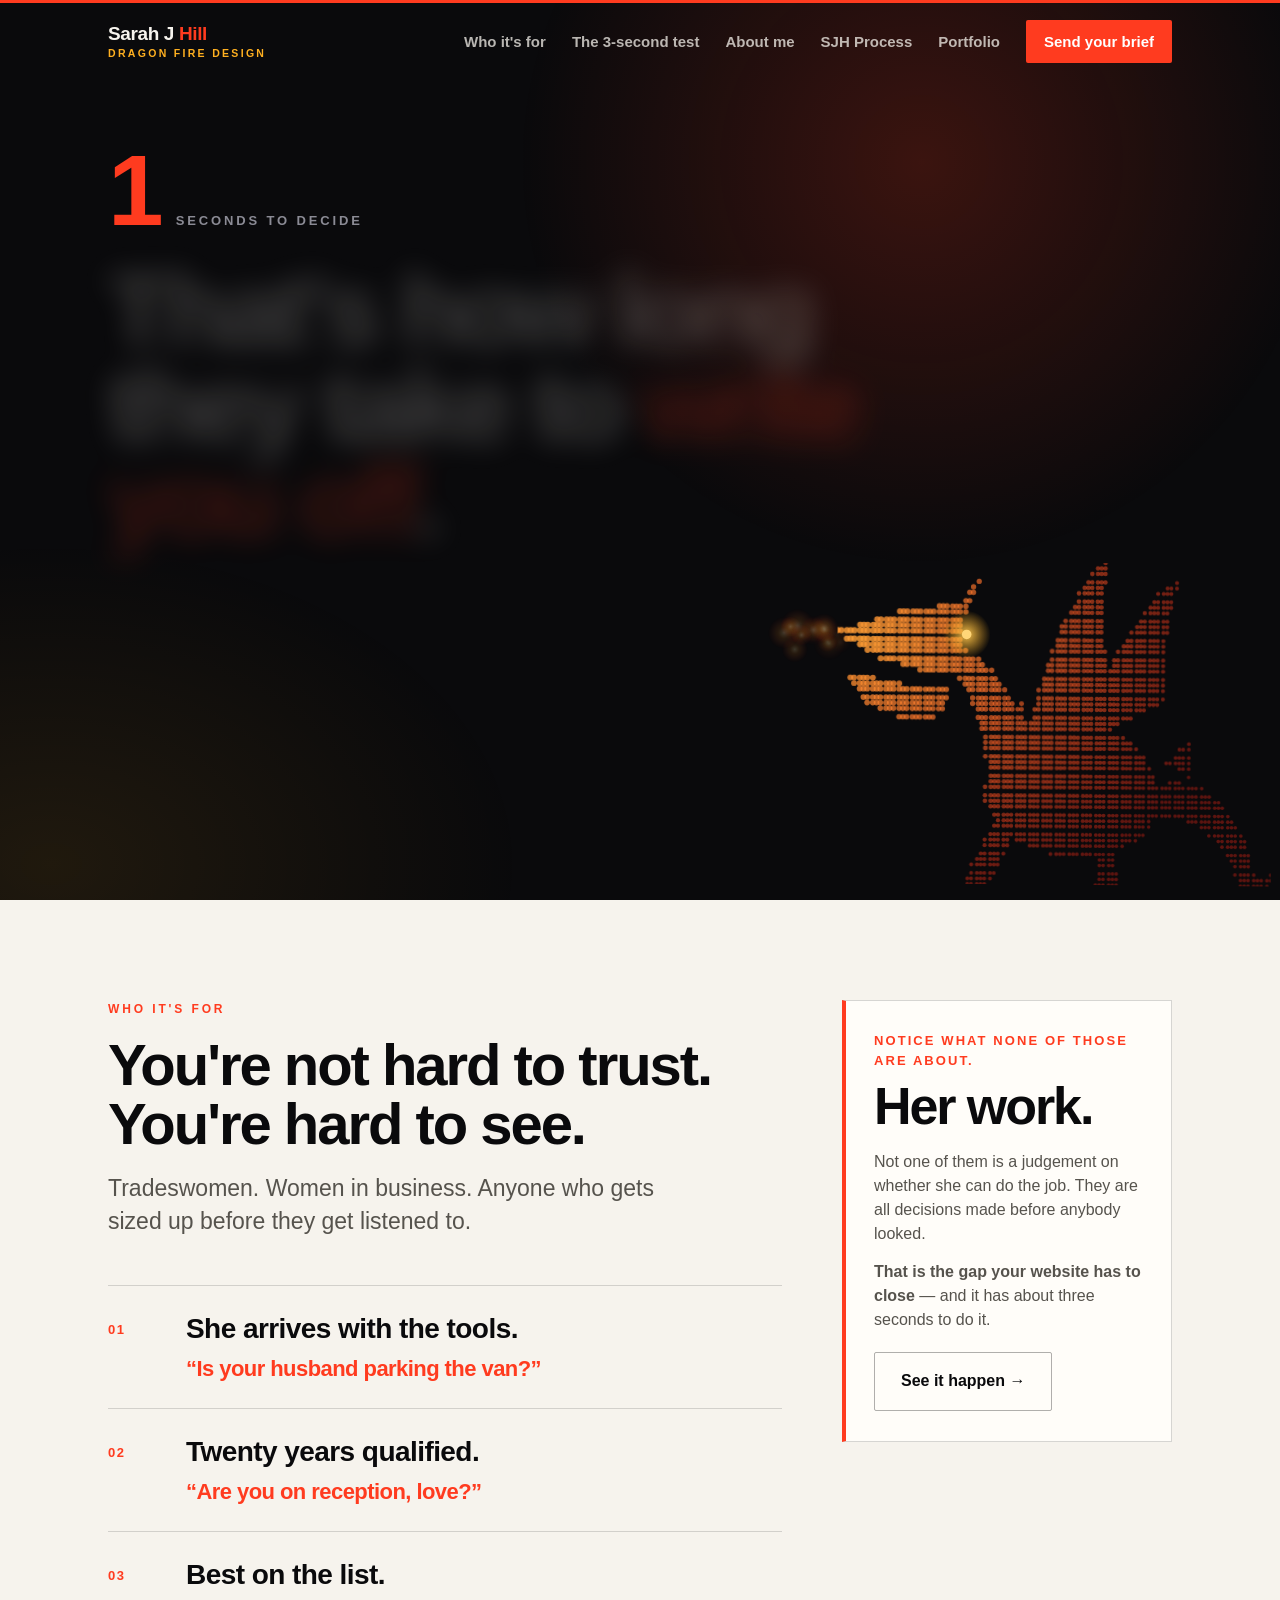
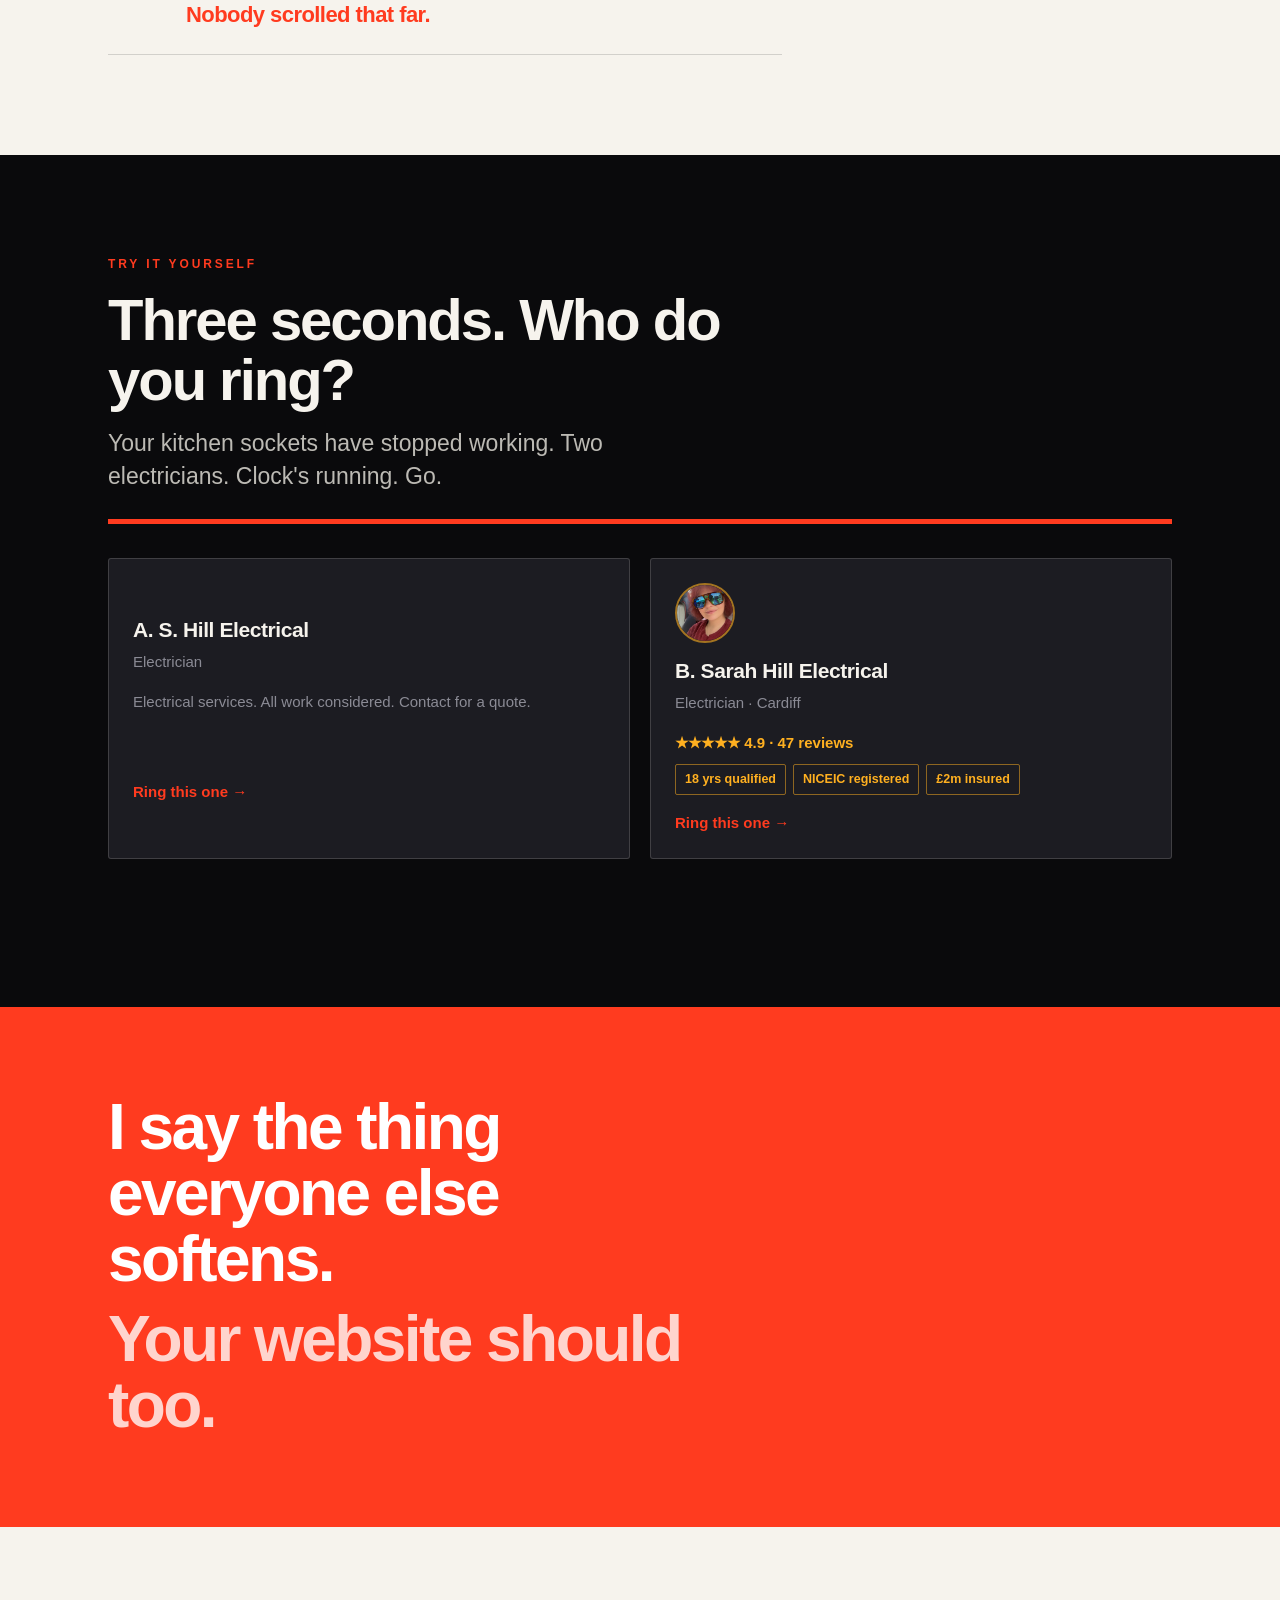
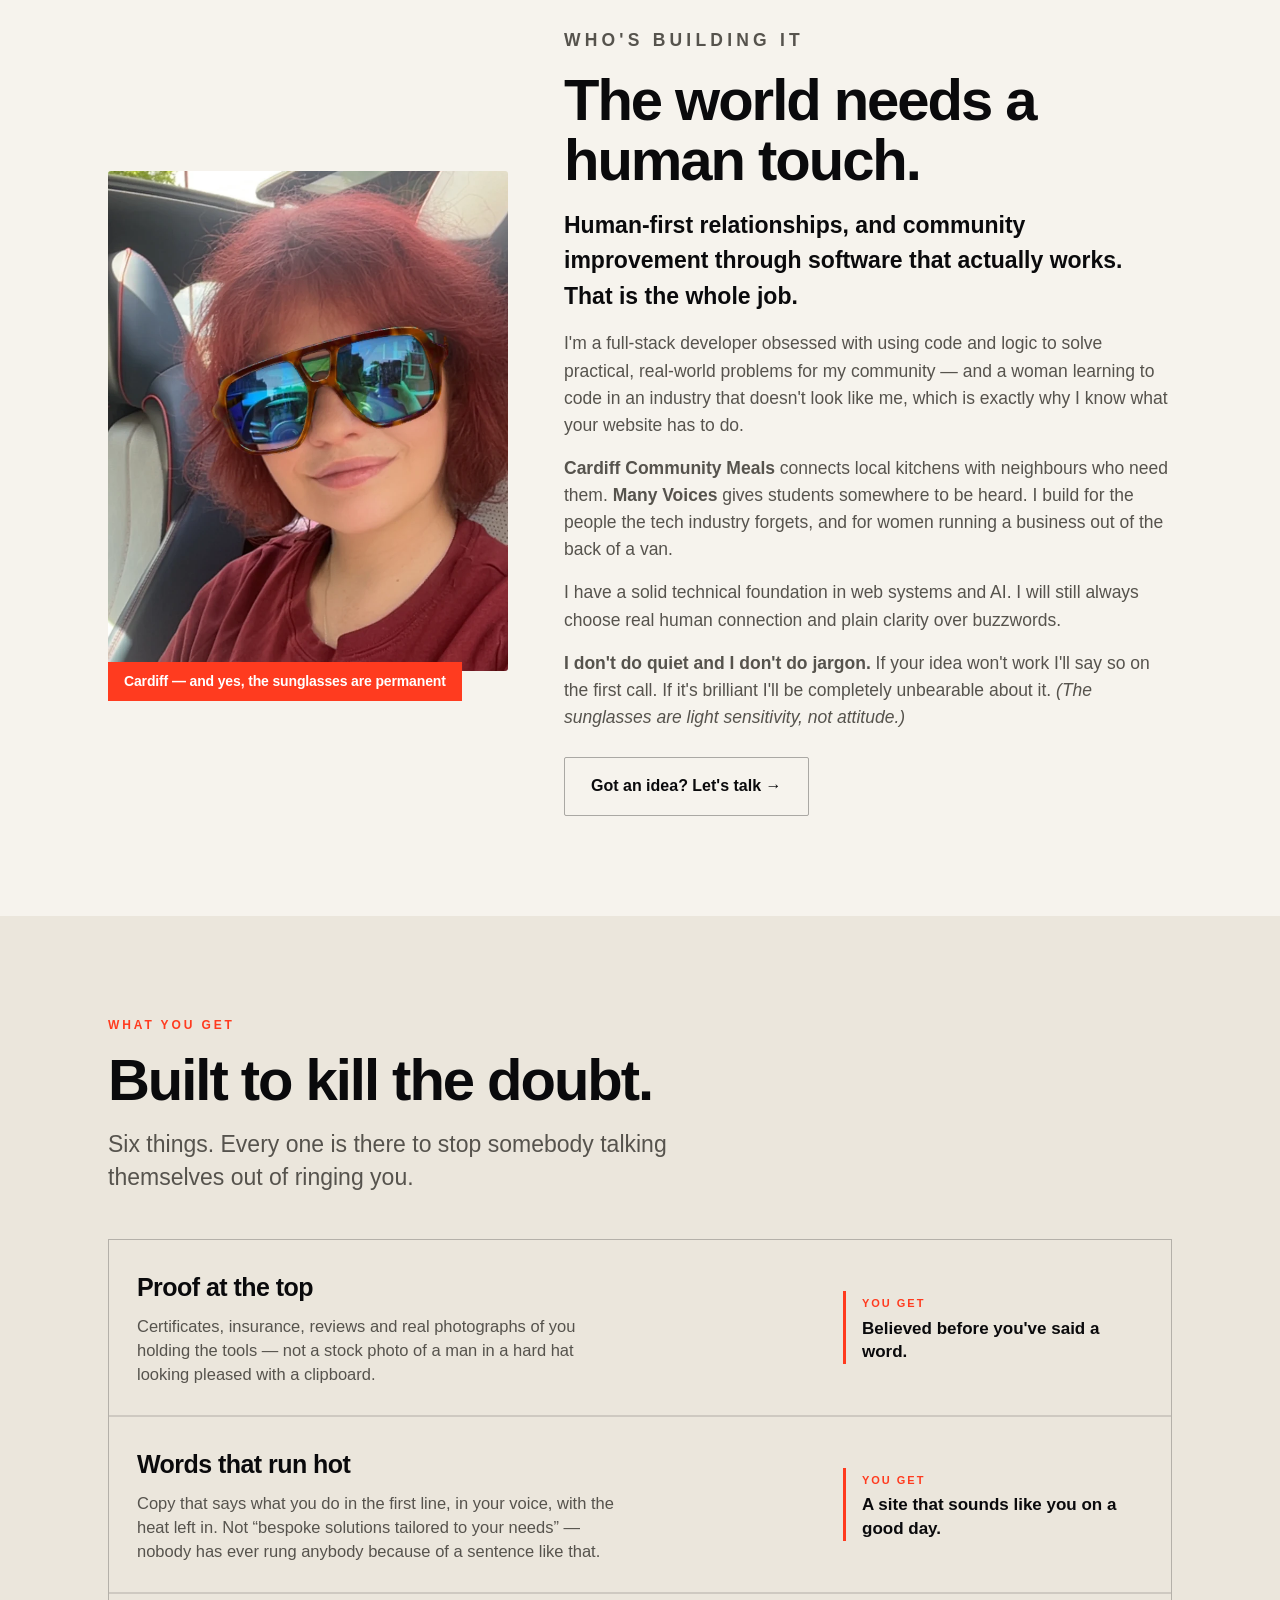
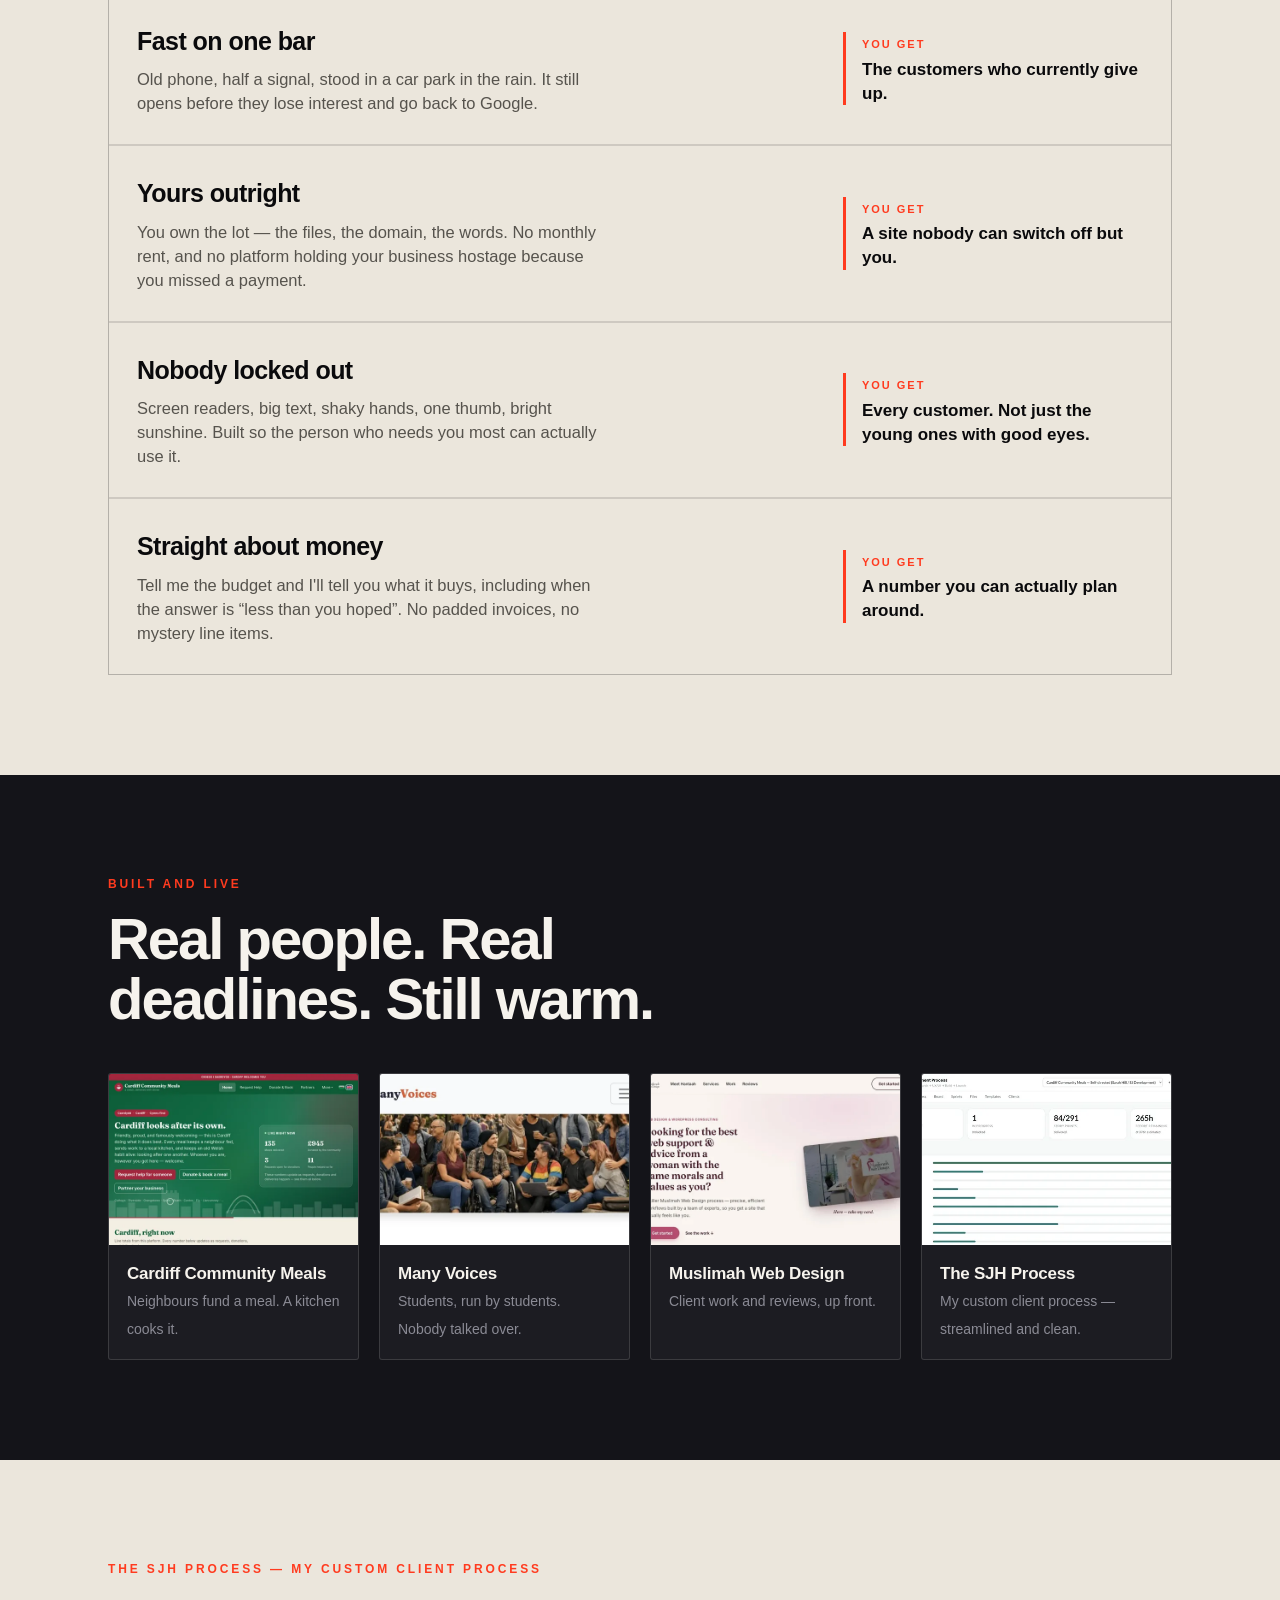
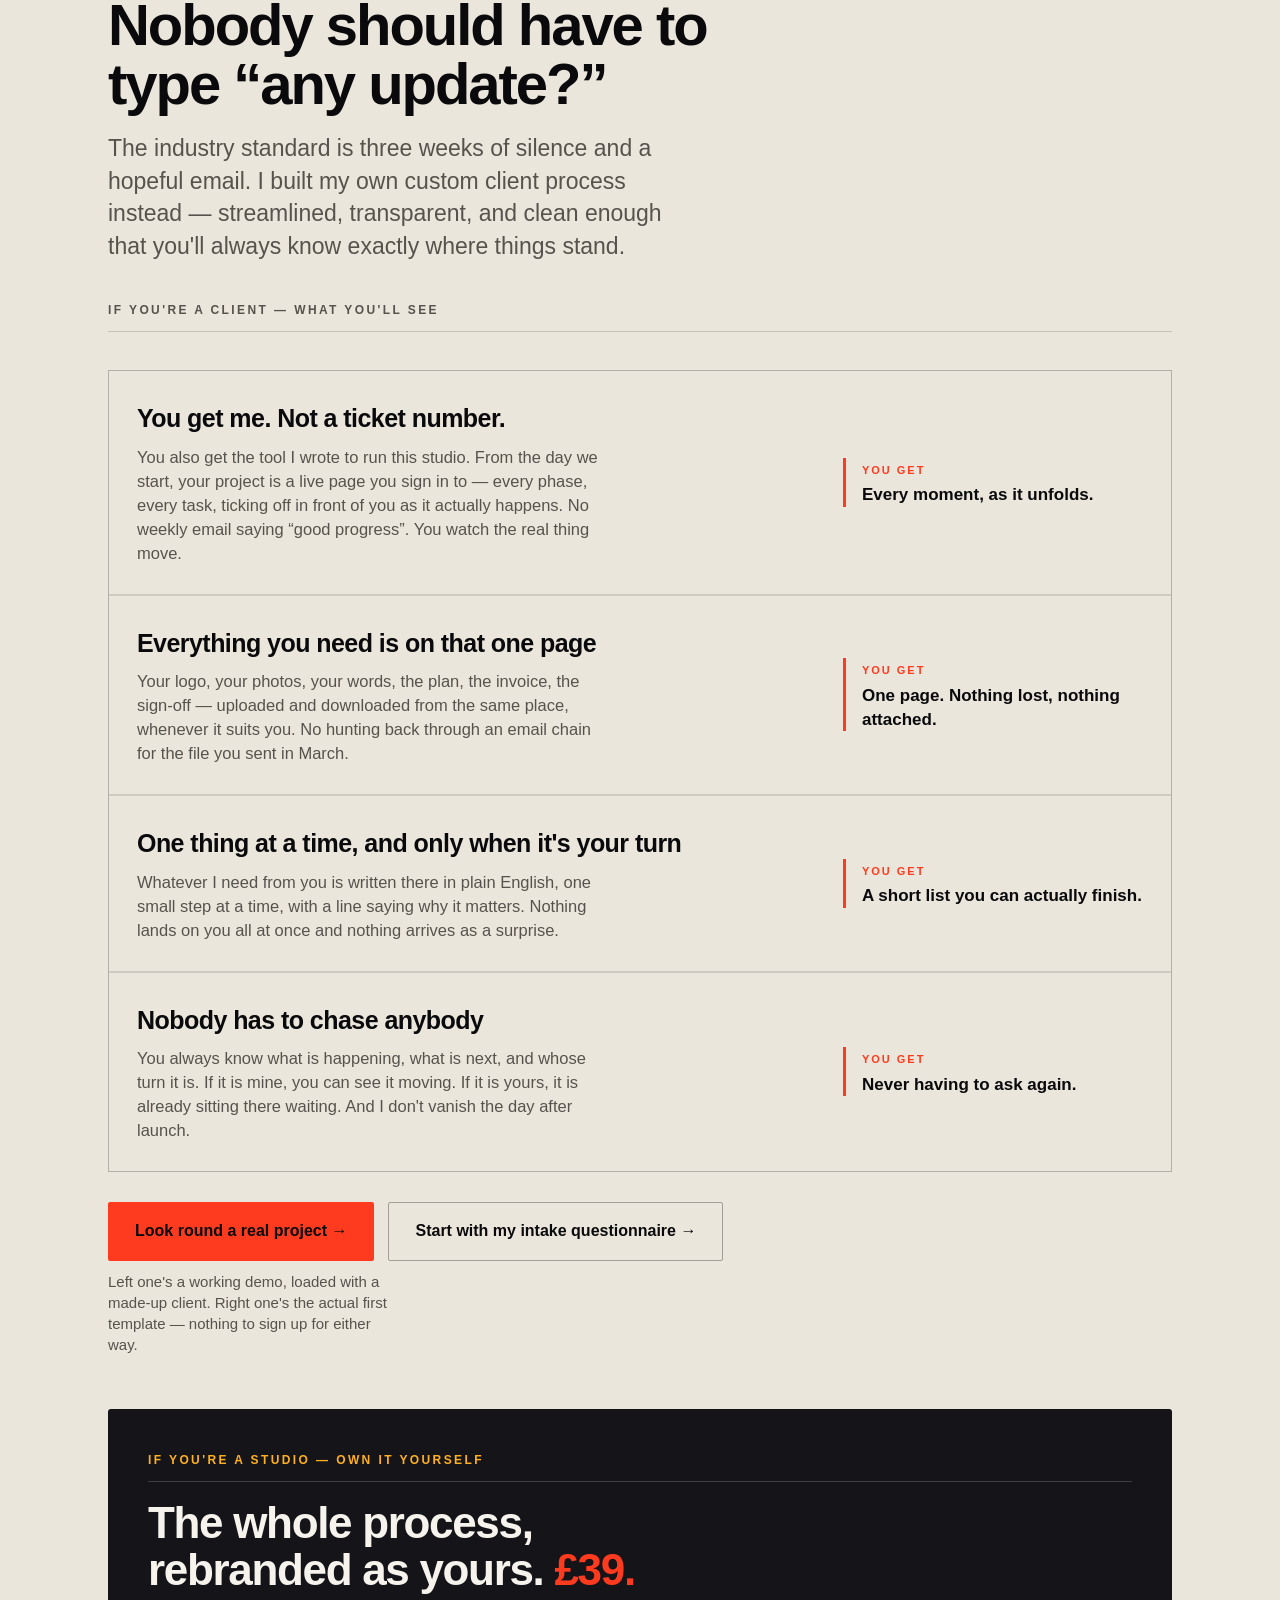
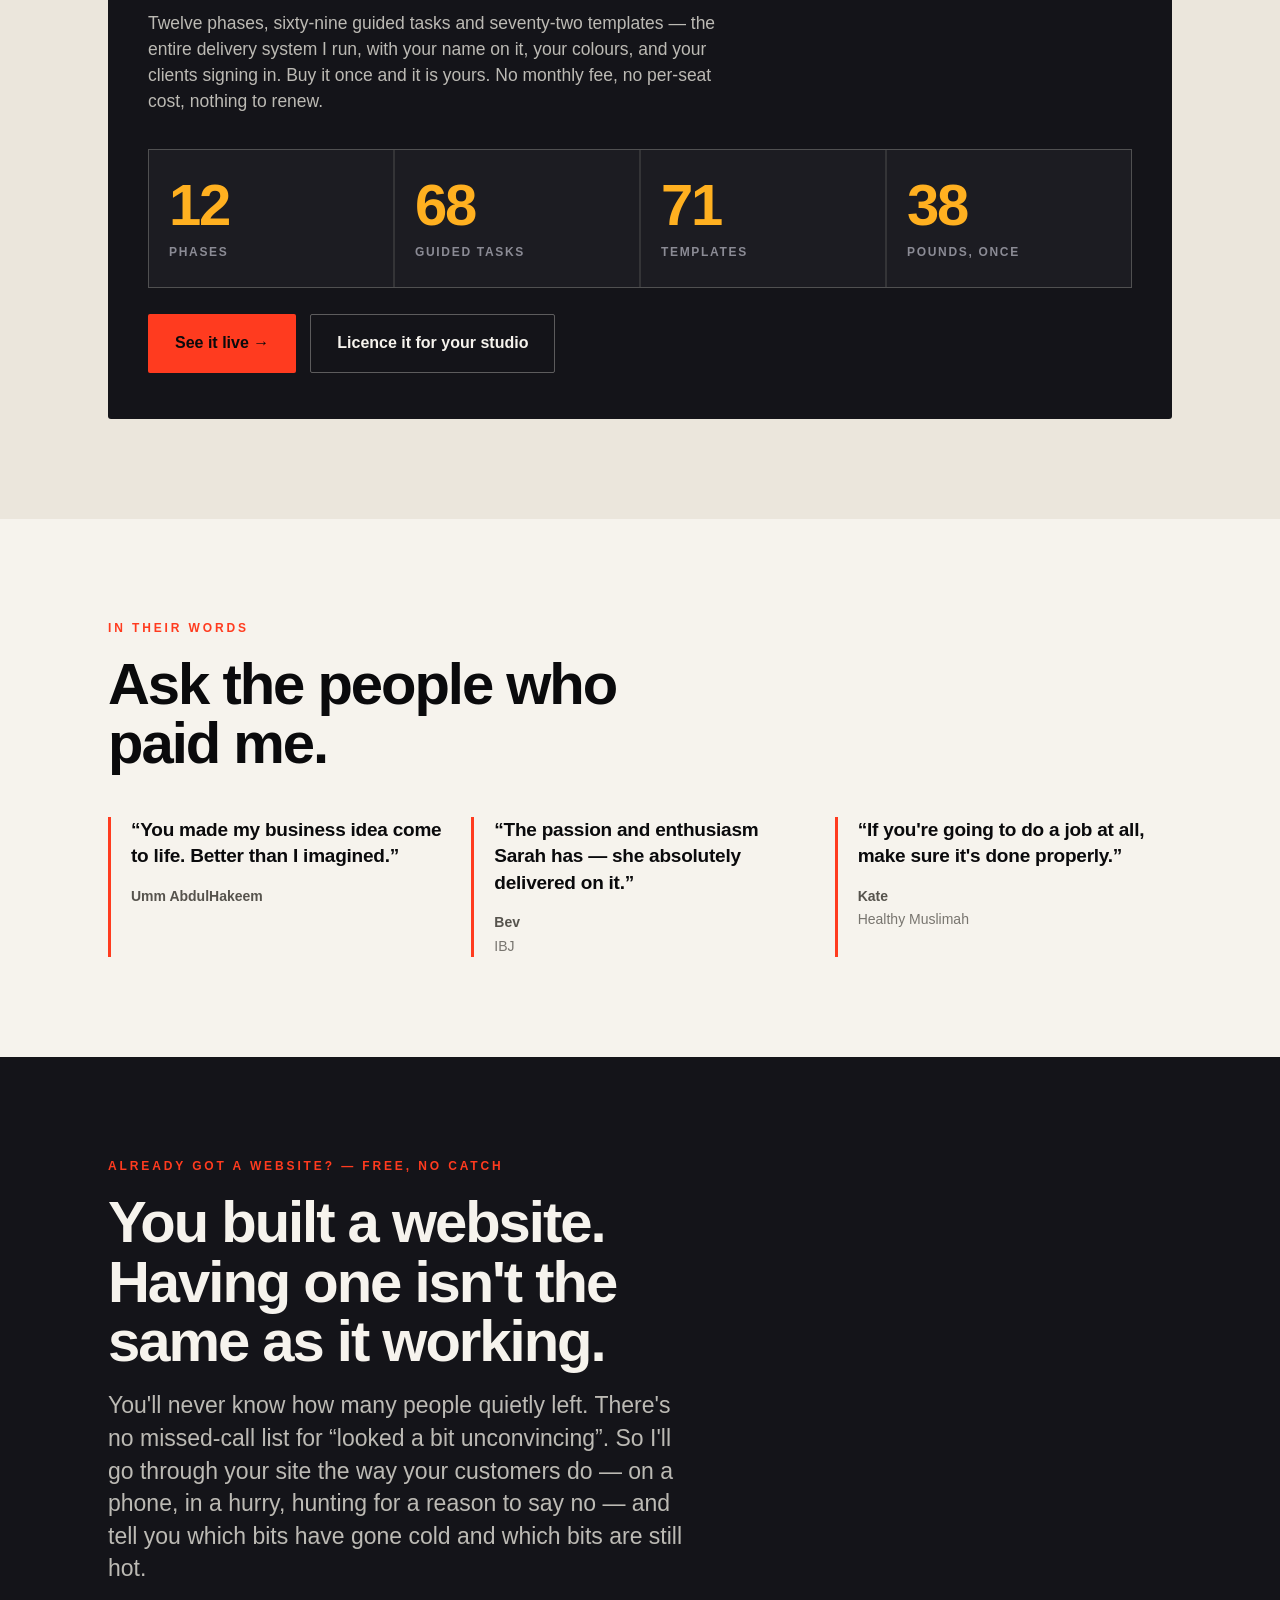
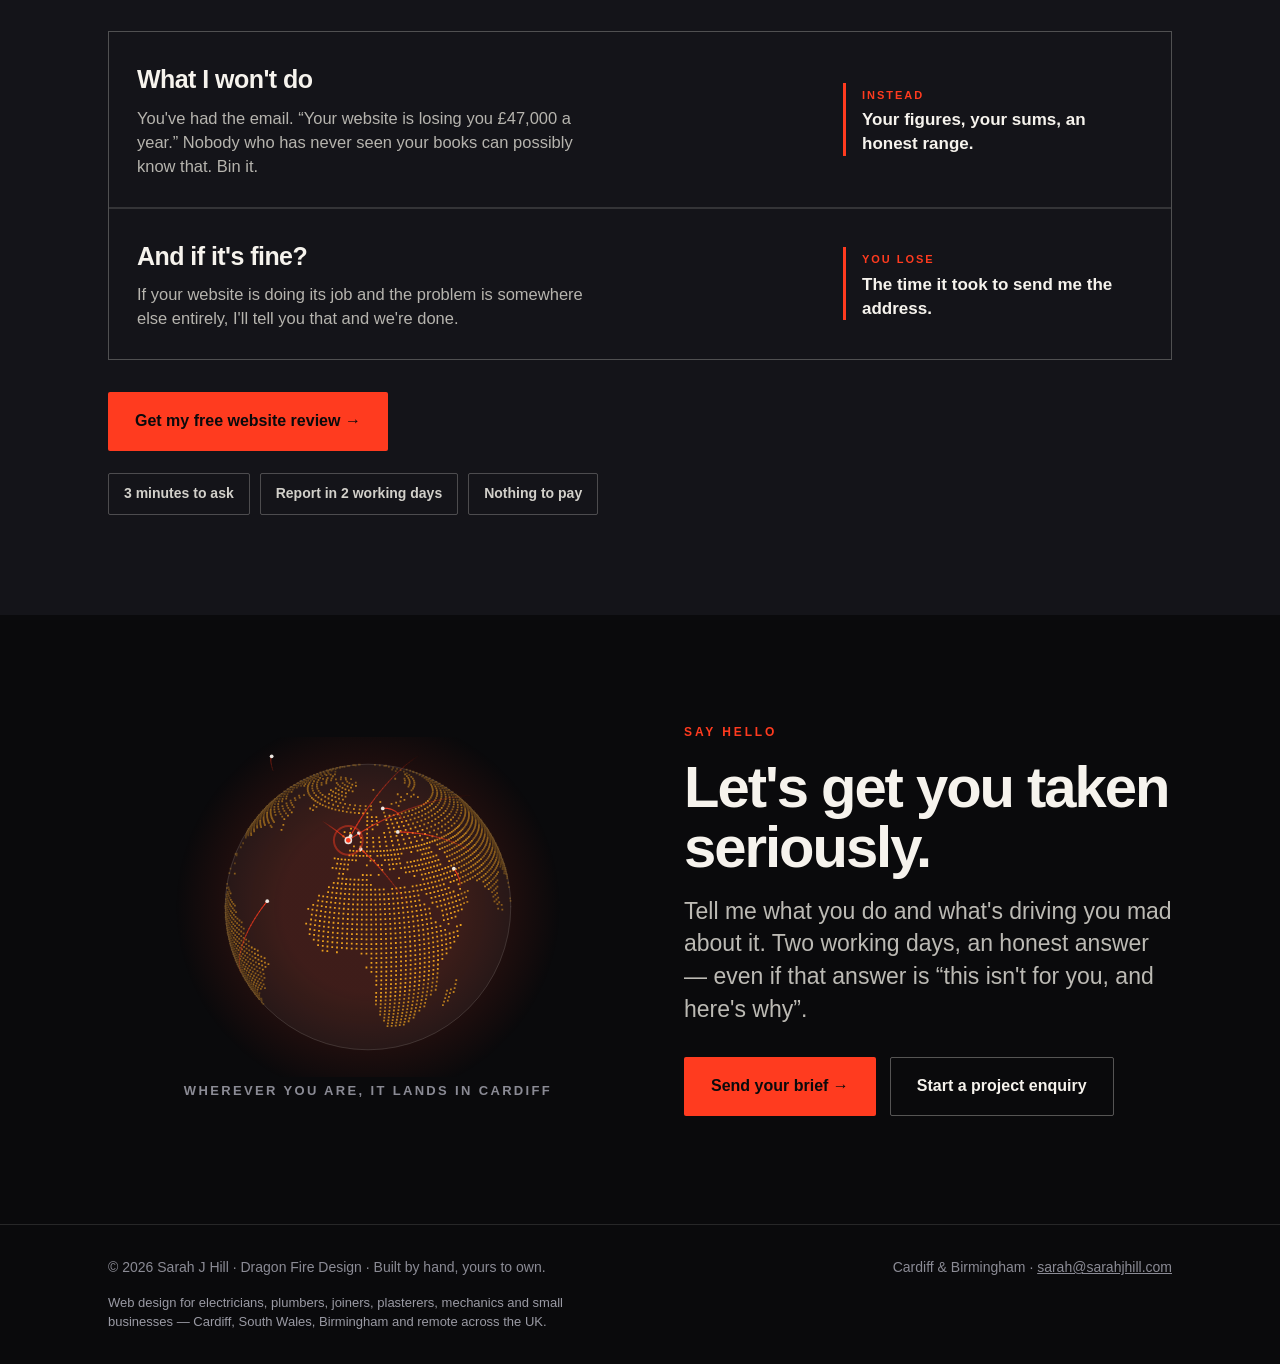
<file: index.html>
<!DOCTYPE html>
<html lang="en-GB">
<head>
  <meta charset="UTF-8">
  <meta name="viewport" content="width=device-width, initial-scale=1">

  <!-- ============ SEO ============ -->
  <title>Websites for Tradeswomen &amp; Women in Business | Sarah J Hill, Cardiff &amp; Birmingham</title>
  <meta name="description" content="Hand-built, accessible websites for tradeswomen and women in business in Cardiff, Birmingham and across the UK. Proof-first design that gets you taken seriously. Free Doubt Audit — you own the site outright, no monthly rent.">
  <link rel="canonical" href="https://sarahjhill.com/">
  <meta name="author" content="Sarah J Hill">
  <meta name="robots" content="index, follow, max-image-preview:large">
  <meta name="theme-color" content="#0a0a0c">

  <!-- Social sharing -->
  <meta property="og:type" content="website">
  <meta property="og:url" content="https://sarahjhill.com/">
  <meta property="og:site_name" content="Sarah J Hill">
  <meta property="og:title" content="Three seconds is all you get. I build the website that argues back.">
  <meta property="og:description" content="Websites for tradeswomen and women in business. Proof-first design, built by hand in Cardiff and Birmingham.">
  <meta property="og:image" content="https://sarahjhill.com/assets/img/me-sunglasses.webp">
  <meta property="og:locale" content="en_GB">
  <meta name="twitter:card" content="summary_large_image">
  <meta name="twitter:title" content="Three seconds is all you get. I build the website that argues back.">
  <meta name="twitter:description" content="Websites for tradeswomen and women in business. Cardiff &amp; Birmingham.">
  <meta name="twitter:image" content="https://sarahjhill.com/assets/img/me-sunglasses.webp">

  <link rel="icon" href="favicon.svg" type="image/svg+xml">

  <!-- ============ STYLES ============ -->
  <link rel="stylesheet" href="assets/css/01-tokens.css">
  <link rel="stylesheet" href="assets/css/02-layout.css">
  <link rel="stylesheet" href="assets/css/03-components.css">
  <link rel="stylesheet" href="assets/css/05-scene.css">
  <link rel="stylesheet" href="assets/css/06-globe.css">
  <link rel="stylesheet" href="assets/css/04-motion.css">

  <!-- ============ STRUCTURED DATA ============ -->
  <script type="application/ld+json">
  {
    "@context": "https://schema.org",
    "@type": "ProfessionalService",
    "name": "Sarah J Hill",
    "alternateName": "SJ Development",
    "url": "https://sarahjhill.com/",
    "image": "https://sarahjhill.com/assets/img/me-sunglasses.webp",
    "email": "sarah@sarahjhill.com",
    "description": "Hand-built, accessible websites for tradeswomen, women in business, community projects and charities.",
    "priceRange": "££",
    "founder": {
      "@type": "Person",
      "name": "Sarah J Hill",
      "jobTitle": "Full-Stack Software Developer",
      "sameAs": [
        "https://github.com/sarahjhill",
        "https://www.linkedin.com/in/sarah-hill-software-developer/"
      ]
    },
    "areaServed": [
      { "@type": "City", "name": "Cardiff" },
      { "@type": "City", "name": "Birmingham" },
      { "@type": "Country", "name": "United Kingdom" }
    ],
    "knowsAbout": [
      "web design for tradeswomen",
      "websites for female electricians",
      "accessible web design",
      "small business websites",
      "charity and community project websites"
    ],
    "makesOffer": [
      {
        "@type": "Offer",
        "name": "Free Doubt Audit",
        "description": "A free review of your existing website, judged the way a doubtful customer judges it.",
        "price": "0",
        "priceCurrency": "GBP"
      },
      {
        "@type": "Offer",
        "name": "The SJH Process — studio licence",
        "description": "A twelve-phase project delivery system with 69 guided tasks, 72 templates and a client sign-in. Licensed to other studios to rebrand and own outright.",
        "price": "39",
        "priceCurrency": "GBP",
        "url": "https://sarahjhill.github.io/project-os/"
      }
    ]
  }
  </script>
</head>
<body>

<a class="skip" href="#main">Skip to content</a>
<div id="tick" aria-hidden="true"></div>

<nav id="nav">
  <div class="wrap">
    <a class="brand" href="#top">Sarah J <span>Hill</span><em>Dragon Fire Design</em></a>
    <button class="burger" id="burger" aria-label="Menu" aria-expanded="false" aria-controls="navlinks">
      <span></span><span></span><span></span>
    </button>
    <div class="navlinks" id="navlinks">
      <a href="#you">Who it's for</a>
      <a href="#test">The 3-second test</a>
      <a href="#about">About me</a>
      <a href="#process">SJH Process</a>
      <a href="https://sarahjhill.com/portfolio/">Portfolio</a>
      <a class="navcta" href="mailto:sarah@sarahjhill.com?subject=My%20brief">Send your brief</a>
    </div>
  </div>
</nav>

<!-- ============ HERO ============ -->
<header class="hero" id="top">
  <div class="glow" id="glow" aria-hidden="true"></div>
      <div class="scene" aria-hidden="true"><canvas class="sjh-dragon-canvas"></canvas></div>
  <div class="wrap">
    <div class="count" aria-hidden="true">
      <span class="num" id="num">3</span>
      <span class="lbl" id="lbl">seconds to decide</span>
    </div>
    <h1><span class="resolve">That's how long they take to <span class="hit">write you off</span>.</span></h1>
    <p class="sub ember-line">Content is king.
      <b>Yours should be breathing fire.</b></p>
    <div class="cta-row">
      <a class="btn btn-primary" href="#test">Try it on yourself &rarr;</a>
    </div>
  </div>
  <div class="scrollcue" aria-hidden="true">Scroll</div>
</header>

<main id="main">

<!-- ============ WHO ============ -->
<section class="band" id="you">
  <div class="wrap">
   <div class="who-grid">
    <div>
    <p class="eyebrow stand">Who it's for</p>
    <h2 class="stand">You're not hard to trust. You're hard to see.</h2>
    <p class="lead stand">Tradeswomen. Women in business. Anyone who gets sized up before they get listened to.</p>
    <div class="lines">
      <div class="line stand"><span class="no">01</span><span class="txt">She arrives with the tools.
        <small>&ldquo;Is your husband parking the van?&rdquo;</small></span></div>
      <div class="line stand"><span class="no">02</span><span class="txt">Twenty years qualified.
        <small>&ldquo;Are you on reception, love?&rdquo;</small></span></div>
      <div class="line stand"><span class="no">03</span><span class="txt">Best on the list.
        <small>Nobody scrolled that far.</small></span></div>
    </div>
    </div>

    <aside class="who-panel stand">
      <p class="who-kicker">Notice what none of those are about.</p>
      <p class="who-big">Her work.</p>
      <p class="who-note">Not one of them is a judgement on whether she can do the job. They are all
        decisions made before anybody looked.</p>
      <p class="who-note"><strong>That is the gap your website has to close</strong> &mdash; and it has
        about three seconds to do it.</p>
      <a class="btn btn-ghost" href="#test" style="margin-top:6px;">See it happen &rarr;</a>
    </aside>
   </div>
  </div>
</section>

<!-- ============ THE 3-SECOND TEST ============ -->
<section class="test" id="test">
  <div class="wrap">
    <p class="eyebrow stand">Try it yourself</p>
    <h2 class="stand">Three seconds. Who do you ring?</h2>
    <p class="lead stand" style="color:#bcbab4">Your kitchen sockets have stopped working. Two electricians.
      Clock's running. Go.</p>

    <div class="testbar" id="testbar" aria-hidden="true"><i></i></div>

    <div class="cards">
      <button class="card" id="cardA" type="button">
        <div class="body">
          <div class="who">A. S. Hill Electrical</div>
          <div class="trade">Electrician</div>
          <p class="thin">Electrical services. All work considered. Contact for a quote.</p>
        </div>
        <div class="pick">Ring this one &rarr;</div>
      </button>

      <button class="card" id="cardB" type="button">
        <div class="body">
          <img class="face" src="assets/img/me-sunglasses.webp" alt="" width="60" height="60" loading="lazy">
          <div class="who">B. Sarah Hill Electrical</div>
          <div class="trade">Electrician &middot; Cardiff</div>
          <div class="stars">&#9733;&#9733;&#9733;&#9733;&#9733; 4.9 &middot; 47 reviews</div>
          <div class="badges"><span>18 yrs qualified</span><span>NICEIC registered</span><span>&pound;2m insured</span></div>
        </div>
        <div class="pick">Ring this one &rarr;</div>
      </button>
    </div>

    <div class="verdict" id="verdict" role="status" aria-live="polite">
      <strong id="vtitle"></strong>
      <p id="vbody"></p>
    </div>
  </div>
</section>

<!-- ============ MANIFESTO ============ -->
<section class="manifesto">
  <div class="wrap">
    <p class="stand">I say the thing everyone else softens.</p>
    <p class="stand">Your website should too.</p>
  </div>
</section>

<!-- ============ ABOUT ============ -->
<section class="band" id="about">
  <div class="wrap">
    <div class="about">
      <div class="portrait stand">
        <img src="assets/img/me-sunglasses.webp" alt="Sarah J Hill" width="750" height="1335" loading="lazy">
        <span class="abtag">Cardiff &mdash; and yes, the sunglasses are permanent</span>
      </div>
      <div>
        <p class="eyebrow stand">Who's building it</p>
        <h2 class="stand">The world needs a human touch.</h2>
        <p class="big stand">Human-first relationships, and community improvement through software
          that actually works. That is the whole job.</p>
        <p class="stand">I'm a full-stack developer obsessed with using code and logic to solve
          practical, real-world problems for my community &mdash; and a woman learning to code in an
          industry that doesn't look like me, which is exactly why I know what your website has to do.</p>
        <p class="stand"><strong>Cardiff Community Meals</strong> connects local kitchens with
          neighbours who need them. <strong>Many Voices</strong> gives students somewhere to be heard.
          I build for the people the tech industry forgets, and for women running a business out of
          the back of a van.</p>
        <p class="stand">I have a solid technical foundation in web systems and AI. I will still
          always choose real human connection and plain clarity over buzzwords.</p>
        <p class="stand"><strong>I don't do quiet and I don't do jargon.</strong> If your idea won't
          work I'll say so on the first call. If it's brilliant I'll be completely unbearable about it.
          <em>(The sunglasses are light sensitivity, not attitude.)</em></p>
        <div class="cta-row stand" style="margin-top:26px;">
          <a class="btn btn-ghost" href="#hello">Got an idea? Let's talk &rarr;</a>
        </div>
      </div>
    </div>
  </div>
</section>

<!-- ============ WHAT YOU GET ============ -->
<section class="band alt" id="get">
  <div class="wrap">
    <p class="eyebrow stand">What you get</p>
    <h2 class="stand">Built to kill the doubt.</h2>
    <p class="lead stand">Six things. Every one is there to stop somebody talking themselves out of ringing you.</p>
    <div class="rows">
      <div class="row stand">
        <div><h3>Proof at the top</h3>
          <p>Certificates, insurance, reviews and real photographs of you holding the tools &mdash;
            not a stock photo of a man in a hard hat looking pleased with a clipboard.</p></div>
        <div class="payoff"><em>You get</em><b>Believed before you've said a word.</b></div>
      </div>
      <div class="row stand">
        <div><h3>Words that run hot</h3>
          <p>Copy that says what you do in the first line, in your voice, with the heat left in.
            Not &ldquo;bespoke solutions tailored to your needs&rdquo; &mdash; nobody has ever rung
            anybody because of a sentence like that.</p></div>
        <div class="payoff"><em>You get</em><b>A site that sounds like you on a good day.</b></div>
      </div>

      <div class="row stand">
        <div><h3>Fast on one bar</h3>
          <p>Old phone, half a signal, stood in a car park in the rain. It still opens before
            they lose interest and go back to Google.</p></div>
        <div class="payoff"><em>You get</em><b>The customers who currently give up.</b></div>
      </div>
      <div class="row stand">
        <div><h3>Yours outright</h3>
          <p>You own the lot &mdash; the files, the domain, the words. No monthly rent, and no
            platform holding your business hostage because you missed a payment.</p></div>
        <div class="payoff"><em>You get</em><b>A site nobody can switch off but you.</b></div>
      </div>
      <div class="row stand">
        <div><h3>Nobody locked out</h3>
          <p>Screen readers, big text, shaky hands, one thumb, bright sunshine. Built so the person
            who needs you most can actually use it.</p></div>
        <div class="payoff"><em>You get</em><b>Every customer. Not just the young ones with good eyes.</b></div>
      </div>
      <div class="row stand">
        <div><h3>Straight about money</h3>
          <p>Tell me the budget and I'll tell you what it buys, including when the answer is
            &ldquo;less than you hoped&rdquo;. No padded invoices, no mystery line items.</p></div>
        <div class="payoff"><em>You get</em><b>A number you can actually plan around.</b></div>
      </div>
    </div>
  </div>
</section>

<!-- ============ WORK ============ -->
<section class="dark" id="work">
  <div class="wrap">
    <p class="eyebrow stand">Built and live</p>
    <h2 class="stand">Real people. Real deadlines. Still warm.</h2>
    <div class="work">
      <a class="tile stand" href="cardiff-community-meals.html">
        <img src="assets/img/cardiff-live.webp" alt="Cardiff Community Meals website" loading="lazy">
        <div class="cap"><b>Cardiff Community Meals</b><span>Neighbours fund a meal. A kitchen cooks it.</span></div></a>
      <a class="tile stand" href="https://sarahjhill.github.io/many-voices" target="_blank" rel="noopener">
        <img src="assets/img/many-voices-live.webp" alt="Many Voices website" loading="lazy">
        <div class="cap"><b>Many Voices</b><span>Students, run by students. Nobody talked over.</span></div></a>
      <a class="tile stand" href="https://sarahjhill.github.io/muslimah-web-design" target="_blank" rel="noopener">
        <img src="assets/img/muslimah-live.webp" alt="Muslimah Web Design website" loading="lazy">
        <div class="cap"><b>Muslimah Web Design</b><span>Client work and reviews, up front.</span></div></a>
      <a class="tile stand" href="project-os.html" target="_blank" rel="noopener">
        <img src="assets/img/projectos-dashboard.webp" alt="The SJH Process dashboard" loading="lazy">
        <div class="cap"><b>The SJH Process</b><span>My custom client process &mdash; streamlined and clean.</span></div></a>
    </div>
  </div>
</section>

<!-- ============ SJH PROCESS ============ -->
<section class="band alt" id="process">
  <div class="wrap">
    <p class="eyebrow stand">The SJH Process &mdash; my custom client process</p>
    <h2 class="stand">Nobody should have to type &ldquo;any update?&rdquo;</h2>
    <p class="lead stand">The industry standard is three weeks of silence and a hopeful email.
      I built my own custom client process instead &mdash; streamlined, transparent, and clean
      enough that you'll always know exactly where things stand.</p>

    <p class="split-label stand">If you're a client &mdash; what you'll see</p>

    <div class="rows">
      <div class="row stand">
        <div><h3>You get me. Not a ticket number.</h3>
          <p>You also get the tool I wrote to run this studio. From the day we start, your project
            is a live page you sign in to &mdash; every phase, every task, ticking off in front of you
            as it actually happens. No weekly email saying &ldquo;good progress&rdquo;. You watch the
            real thing move.</p></div>
        <div class="payoff"><em>You get</em><b>Every moment, as it unfolds.</b></div>
      </div>

      <div class="row stand">
        <div><h3>Everything you need is on that one page</h3>
          <p>Your logo, your photos, your words, the plan, the invoice, the sign-off &mdash; uploaded
            and downloaded from the same place, whenever it suits you. No hunting back through an
            email chain for the file you sent in March.</p></div>
        <div class="payoff"><em>You get</em><b>One page. Nothing lost, nothing attached.</b></div>
      </div>

      <div class="row stand">
        <div><h3>One thing at a time, and only when it's your turn</h3>
          <p>Whatever I need from you is written there in plain English, one small step at a time,
            with a line saying why it matters. Nothing lands on you all at once and nothing arrives
            as a surprise.</p></div>
        <div class="payoff"><em>You get</em><b>A short list you can actually finish.</b></div>
      </div>

      <div class="row stand">
        <div><h3>Nobody has to chase anybody</h3>
          <p>You always know what is happening, what is next, and whose turn it is. If it is mine,
            you can see it moving. If it is yours, it is already sitting there waiting. And I don't
            vanish the day after launch.</p></div>
        <div class="payoff"><em>You get</em><b>Never having to ask again.</b></div>
      </div>
    </div>

    <div class="cta-row stand" style="margin-top:30px;">
      <a class="btn btn-primary" href="https://sarahjhill.github.io/project-os/app.html?guest=1"
         target="_blank" rel="noopener">Look round a real project &rarr;</a>
      <a class="btn btn-ghost" href="https://sarahjhill.github.io/project-os/#templates"
         target="_blank" rel="noopener">Start with my intake questionnaire &rarr;</a>
    </div>
    <p class="cta-note" style="margin-top:10px;">Left one's a working demo, loaded with a made-up client.
      Right one's the actual first template &mdash; nothing to sign up for either way.</p>

    <!-- ---------------- the other audience ---------------- -->
    <div class="studio stand">
      <p class="split-label" style="margin-top:0;">If you're a studio &mdash; own it yourself</p>
      <h3 class="studio-h">The whole process, rebranded as yours. <b>&pound;39.</b></h3>
      <p class="studio-p">Twelve phases, sixty-nine guided tasks and seventy-two templates &mdash;
        the entire delivery system I run, with your name on it, your colours, and your clients
        signing in. Buy it once and it is yours. No monthly fee, no per-seat cost, nothing to renew.</p>

      <div class="stats">
        <div class="stat stand"><div class="v" data-count="12">0</div><div class="k">Phases</div></div>
        <div class="stat stand"><div class="v" data-count="69">0</div><div class="k">Guided tasks</div></div>
        <div class="stat stand"><div class="v" data-count="72">0</div><div class="k">Templates</div></div>
        <div class="stat stand"><div class="v" data-count="39">0</div><div class="k">Pounds, once</div></div>
      </div>

      <div class="cta-row" style="margin-top:26px;">
        <a class="btn btn-primary" href="https://sarahjhill.github.io/project-os/"
           target="_blank" rel="noopener">See it live &rarr;</a>
        <a class="btn btn-ghost" href="#hello">Licence it for your studio</a>
      </div>
    </div>
  </div>
</section>

<!-- ============ PROOF ============ -->
<section class="band">
  <div class="wrap">
    <p class="eyebrow stand">In their words</p>
    <h2 class="stand">Ask the people who paid me.</h2>
    <div class="quotes">
      <div class="q stand"><p>&ldquo;You made my business idea come to life. Better than I imagined.&rdquo;</p>
        <cite>Umm AbdulHakeem</cite></div>
      <div class="q stand"><p>&ldquo;The passion and enthusiasm Sarah has &mdash; she absolutely delivered on it.&rdquo;</p>
        <cite>Bev <span>IBJ</span></cite></div>
      <div class="q stand"><p>&ldquo;If you're going to do a job at all, make sure it's done properly.&rdquo;</p>
        <cite>Kate <span>Healthy Muslimah</span></cite></div>
    </div>
  </div>
</section>

<!-- ============ DOUBT AUDIT ============ -->
<section class="dark" id="audit">
  <div class="wrap">
    <p class="eyebrow stand">Already got a website? &mdash; free, no catch</p>
    <h2 class="stand">You built a website. Having one isn't the same as it working.</h2>
    <p class="lead stand">You'll never know how many people quietly left. There's no missed-call
      list for &ldquo;looked a bit unconvincing&rdquo;. So I'll go through your site the way your
      customers do &mdash; on a phone, in a hurry, hunting for a reason to say no &mdash; and tell you
      which bits have gone cold and which bits are still hot.</p>
    <div class="rows">
      <div class="row stand">
        <div><h3>What I won't do</h3>
          <p>You've had the email. &ldquo;Your website is losing you &pound;47,000 a year.&rdquo;
            Nobody who has never seen your books can possibly know that. Bin it.</p></div>
        <div class="payoff"><em>Instead</em><b>Your figures, your sums, an honest range.</b></div>
      </div>
      <div class="row stand">
        <div><h3>And if it's fine?</h3>
          <p>If your website is doing its job and the problem is somewhere else entirely,
            I'll tell you that and we're done.</p></div>
        <div class="payoff"><em>You lose</em><b>The time it took to send me the address.</b></div>
      </div>
    </div>
    <div class="cta-row stand" style="margin-top:32px;">
      <a class="btn btn-primary" href="website-audit.html">Get my free website review &rarr;</a>
    </div>
    <div class="chips stand">
      <span class="chip">3 minutes to ask</span><span class="chip">Report in 2 working days</span>
      <span class="chip">Nothing to pay</span>
    </div>
  </div>
</section>

<!-- ============ CLOSE ============ -->
<section class="close" id="hello">
  <div class="wrap">
   <div class="globe-wrap">
    <div class="stand">
      <div class="sjh-globe" aria-hidden="true"><canvas class="sjh-globe-canvas"></canvas></div>
      <p class="sjh-globe-note">Wherever you are, it lands in Cardiff</p>
    </div>
   <div>
    <p class="eyebrow stand">Say hello</p>
    <h2 class="stand">Let's get you taken seriously.</h2>
    <p class="lead stand">Tell me what you do and what's driving you mad about it. Two working days,
      an honest answer &mdash; even if that answer is &ldquo;this isn't for you, and here's why&rdquo;.</p>
    <div class="cta-row stand" style="margin-top:32px;">
      <a class="btn btn-primary" href="https://sarahjhill.github.io/project-os/#templates" target="_blank" rel="noopener">Send your brief &rarr;</a>
      <a class="btn btn-ghost" href="project-os.html">Start a project enquiry</a>
    </div>
   </div>
   </div>
  </div>
</section>

</main>

<footer>
  <div class="wrap">
    <span>&copy; <span id="yr">2026</span> Sarah J Hill &middot; Dragon Fire Design &middot; Built by hand, yours to own.</span>
    <span>Cardiff &amp; Birmingham &middot; <a href="mailto:sarah@sarahjhill.com">sarah@sarahjhill.com</a></span>
    <span class="footnote">Web design for electricians, plumbers, joiners, plasterers, mechanics and
      small businesses &mdash; Cardiff, South Wales, Birmingham and remote across the UK.</span>
  </div>
</footer>

<script src="assets/js/main.js" defer></script>
<script src="assets/js/dragon.js" defer></script>
<script src="assets/js/globe.js" defer></script>
</body>
</html>
</file>
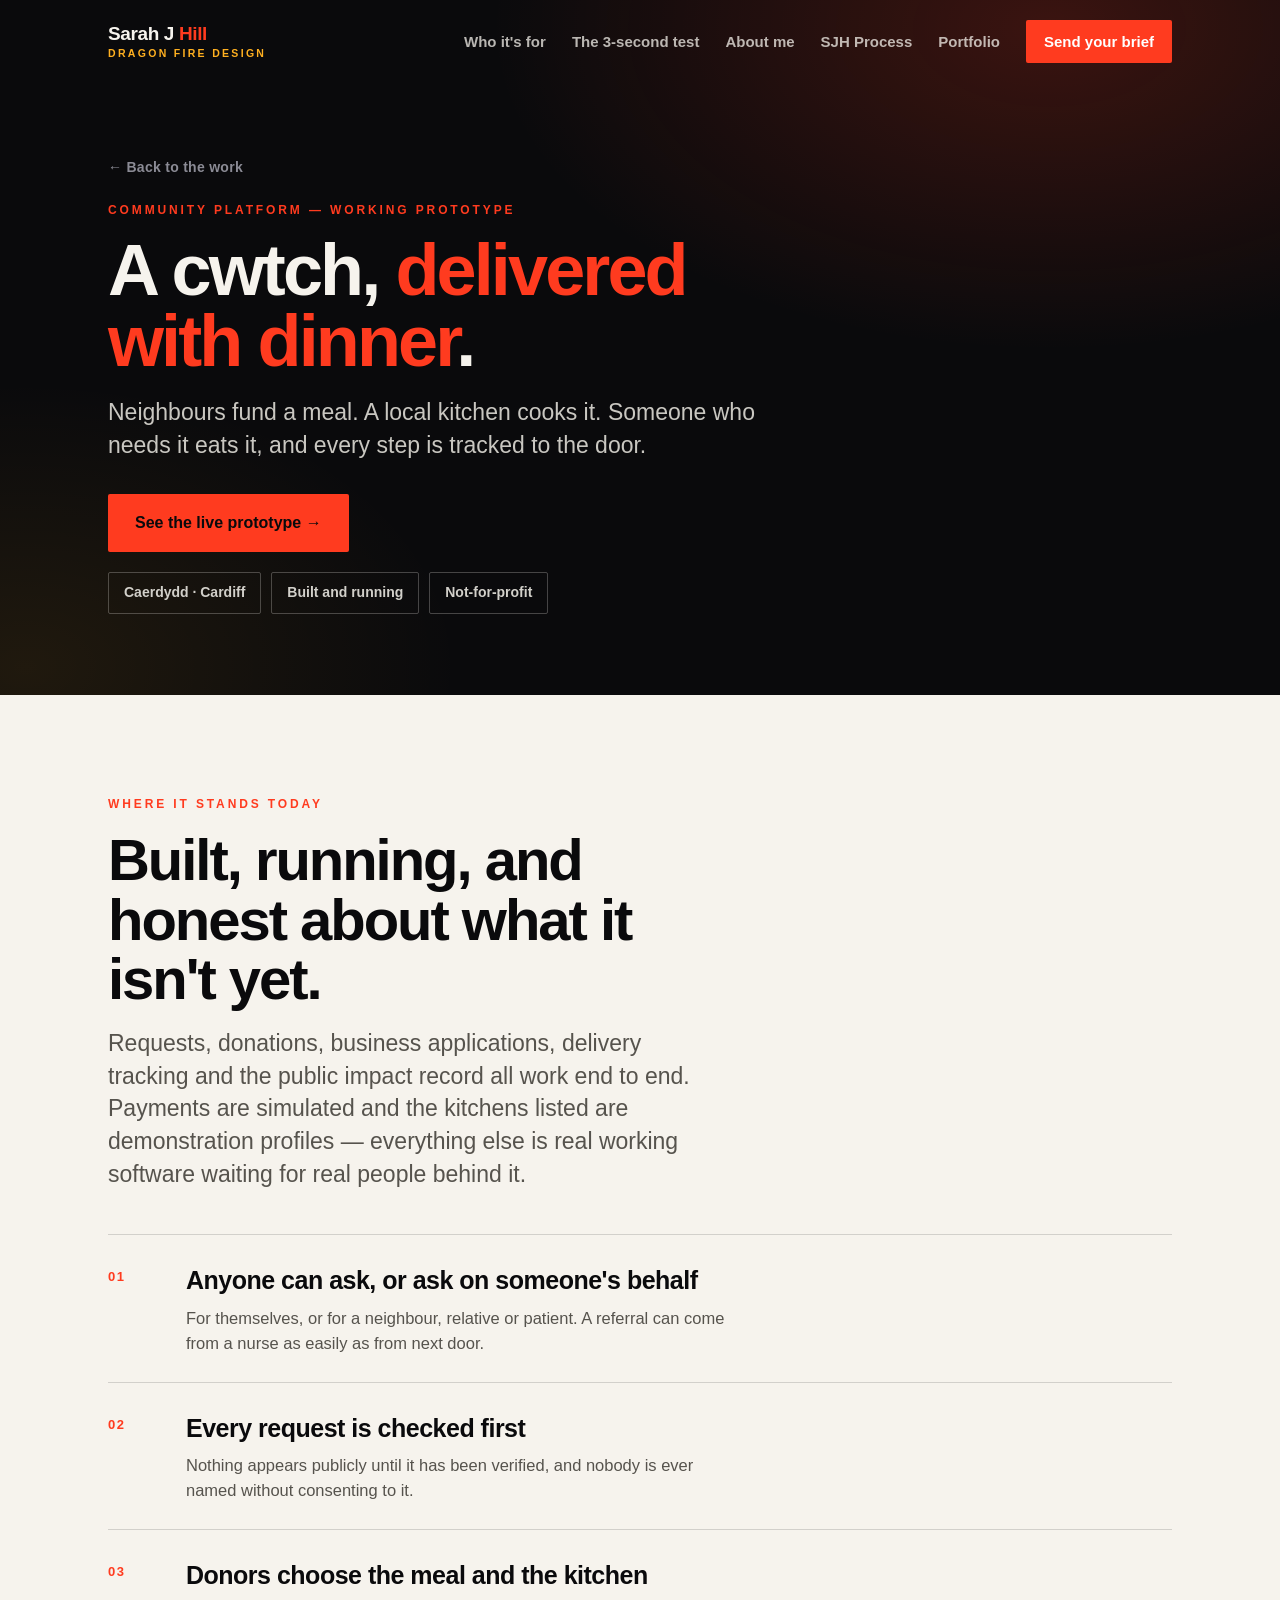
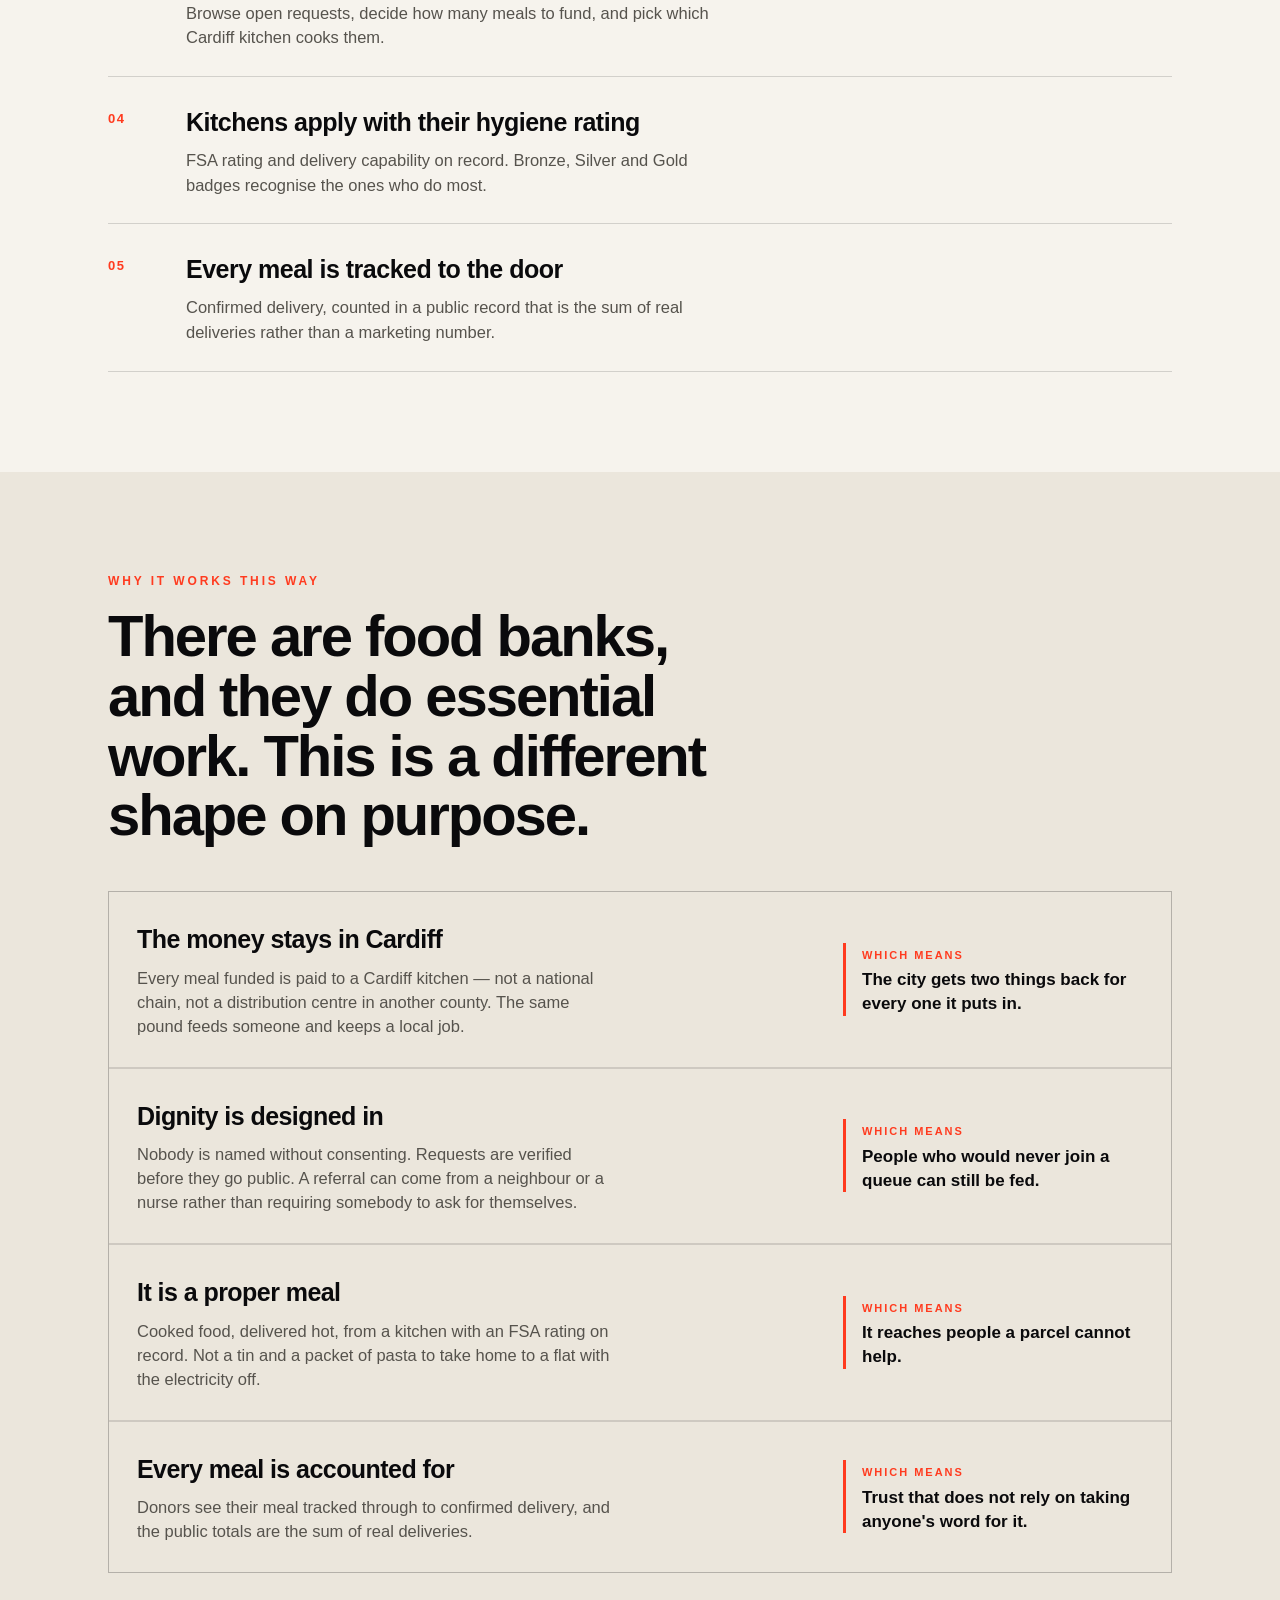
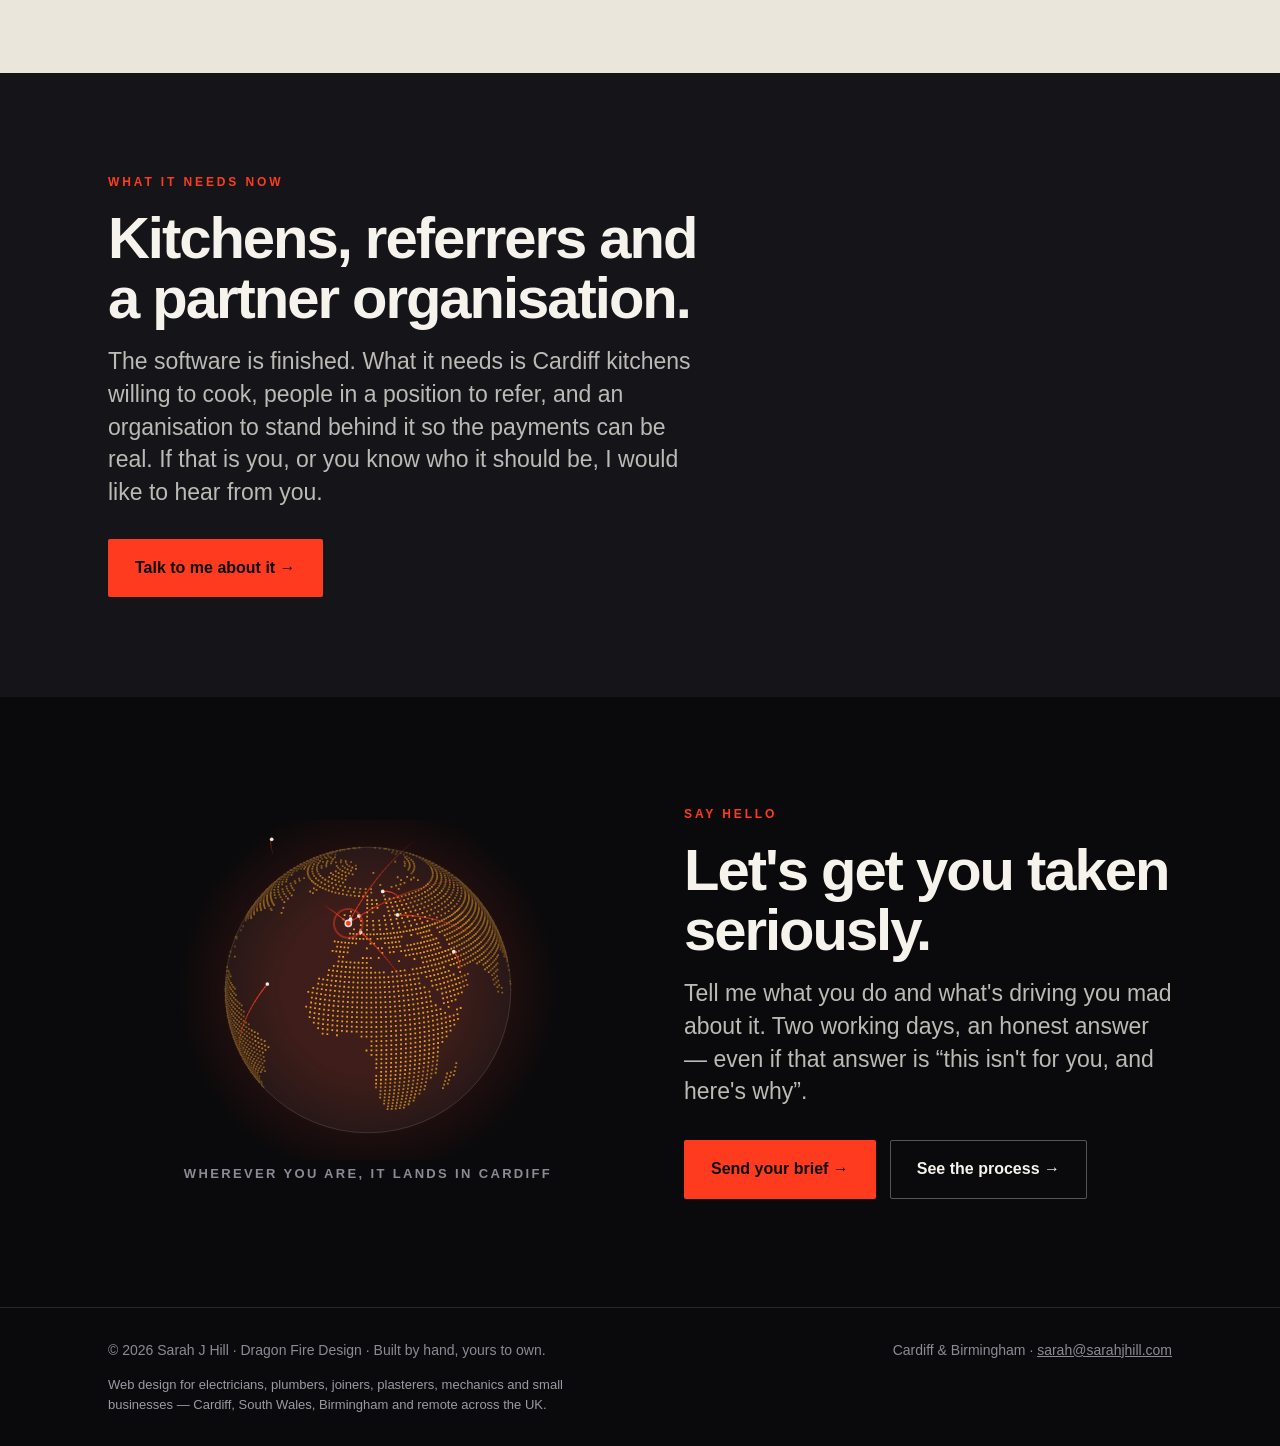
<file: cardiff-community-meals.html>
<!DOCTYPE html>
<html lang="en-GB">
<head>
  <meta charset="UTF-8">
  <meta name="viewport" content="width=device-width, initial-scale=1">

  <!-- ============ SEO ============ -->
  <title>Cardiff Community Meals — Community Platform | Sarah J Hill</title>
  <meta name="description" content="Neighbours fund a meal, a Cardiff kitchen cooks it, someone who needs it eats it — and every step is tracked to the door. A working not-for-profit prototype looking for partners.">
  <link rel="canonical" href="https://sarahjhill.com/cardiff-community-meals.html">
  <meta name="author" content="Sarah J Hill">
  <meta name="robots" content="index, follow, max-image-preview:large">
  <meta name="theme-color" content="#0a0a0c">

  <meta property="og:type" content="article">
  <meta property="og:url" content="https://sarahjhill.com/cardiff-community-meals.html">
  <meta property="og:site_name" content="Sarah J Hill">
  <meta property="og:title" content="Cardiff Community Meals — a cwtch, delivered with dinner">
  <meta property="og:description" content="Neighbours fund a meal, a Cardiff kitchen cooks it, someone who needs it eats it — and every step is tracked to the door. A working not-for-profit prototype looking for partners.">
  <meta property="og:image" content="https://sarahjhill.com/assets/img/me-sunglasses.webp">
  <meta property="og:locale" content="en_GB">
  <meta name="twitter:card" content="summary_large_image">
  <meta name="twitter:title" content="Cardiff Community Meals — a cwtch, delivered with dinner">
  <meta name="twitter:description" content="Neighbours fund a meal, a Cardiff kitchen cooks it, someone who needs it eats it — and every step is tracked to the door. A working not-for-profit prototype looking for partners.">
  <meta name="twitter:image" content="https://sarahjhill.com/assets/img/me-sunglasses.webp">

  <link rel="icon" href="favicon.svg" type="image/svg+xml">

  <!-- ============ STYLES ============ -->
  <link rel="stylesheet" href="assets/css/01-tokens.css">
  <link rel="stylesheet" href="assets/css/02-layout.css">
  <link rel="stylesheet" href="assets/css/03-components.css">
  <link rel="stylesheet" href="assets/css/06-globe.css">
  <link rel="stylesheet" href="assets/css/04-motion.css">

  <!-- ============ STRUCTURED DATA ============ -->
  <script type="application/ld+json">
  {
    "@context": "https://schema.org",
    "@type": "CreativeWork",
    "name": "Cardiff Community Meals",
    "creator": { "@type": "Person", "name": "Sarah J Hill", "url": "https://sarahjhill.com/" },
    "about": "A not-for-profit platform connecting Cardiff kitchens with neighbours who need a hot meal.",
    "inLanguage": ["en-GB", "cy"]
  }
  </script>
</head>
<body>

<a class="skip" href="#main">Skip to content</a>
<div id="tick" aria-hidden="true"></div>

<nav id="nav">
  <div class="wrap">
    <a class="brand" href="index.html">Sarah J <span>Hill</span><em>Dragon Fire Design</em></a>
    <button class="burger" id="burger" aria-label="Menu" aria-expanded="false" aria-controls="navlinks">
      <span></span><span></span><span></span>
    </button>
    <div class="navlinks" id="navlinks">
      <a href="index.html#you">Who it's for</a>
      <a href="index.html#test">The 3-second test</a>
      <a href="index.html#about">About me</a>
      <a href="project-os.html">SJH Process</a>
      <a href="https://sarahjhill.com/portfolio/">Portfolio</a>
      <a class="navcta" href="mailto:sarah@sarahjhill.com?subject=My%20brief">Send your brief</a>
    </div>
  </div>
</nav>

<header class="page-hero" id="top">
  <div class="wrap">
    <a class="backlink" href="index.html#work">&larr; Back to the work</a>
    <p class="eyebrow">Community platform &mdash; working prototype</p>
    <h1>A cwtch, <span class="hit">delivered with dinner</span>.</h1>
    <p class="lead">Neighbours fund a meal. A local kitchen cooks it. Someone who needs it eats it, and every step is tracked to the door.</p>
    <div class="cta-row">
      <a class="btn btn-primary" href="https://sarahjhill.com" target="_blank" rel="noopener">See the live prototype &rarr;</a>
    </div>
    <div class="chips">
      <span class="chip">Caerdydd &middot; Cardiff</span>
      <span class="chip">Built and running</span>
      <span class="chip">Not-for-profit</span>
    </div>
  </div>
</header>

<main id="main">
<!-- ============ WHERE IT STANDS ============ -->
<section class="band">
  <div class="wrap">
    <p class="eyebrow stand">Where it stands today</p>
    <h2 class="stand">Built, running, and honest about what it isn't yet.</h2>
    <p class="lead stand">Requests, donations, business applications, delivery tracking and the public
      impact record all work end to end. Payments are simulated and the kitchens listed are demonstration
      profiles &mdash; everything else is real working software waiting for real people behind it.</p>
    <div class="steps">
      <div class="step stand"><span class="no">01</span>
        <div><h3>Anyone can ask, or ask on someone's behalf</h3><p>For themselves, or for a neighbour, relative or patient. A referral can come from a nurse as easily as from next door.</p></div></div>
      <div class="step stand"><span class="no">02</span>
        <div><h3>Every request is checked first</h3><p>Nothing appears publicly until it has been verified, and nobody is ever named without consenting to it.</p></div></div>
      <div class="step stand"><span class="no">03</span>
        <div><h3>Donors choose the meal and the kitchen</h3><p>Browse open requests, decide how many meals to fund, and pick which Cardiff kitchen cooks them.</p></div></div>
      <div class="step stand"><span class="no">04</span>
        <div><h3>Kitchens apply with their hygiene rating</h3><p>FSA rating and delivery capability on record. Bronze, Silver and Gold badges recognise the ones who do most.</p></div></div>
      <div class="step stand"><span class="no">05</span>
        <div><h3>Every meal is tracked to the door</h3><p>Confirmed delivery, counted in a public record that is the sum of real deliveries rather than a marketing number.</p></div></div>
    </div>
  </div>
</section>

<!-- ============ WHY THIS SHAPE ============ -->
<section class="band alt">
  <div class="wrap">
    <p class="eyebrow stand">Why it works this way</p>
    <h2 class="stand">There are food banks, and they do essential work. This is a different shape on purpose.</h2>
    <div class="rows">
      <div class="row stand">
        <div><h3>The money stays in Cardiff</h3>
          <p>Every meal funded is paid to a Cardiff kitchen &mdash; not a national chain, not a distribution centre in another county. The same pound feeds someone and keeps a local job.</p></div>
        <div class="payoff"><em>Which means</em><b>The city gets two things back for every one it puts in.</b></div>
      </div>
      <div class="row stand">
        <div><h3>Dignity is designed in</h3>
          <p>Nobody is named without consenting. Requests are verified before they go public. A referral can come from a neighbour or a nurse rather than requiring somebody to ask for themselves.</p></div>
        <div class="payoff"><em>Which means</em><b>People who would never join a queue can still be fed.</b></div>
      </div>
      <div class="row stand">
        <div><h3>It is a proper meal</h3>
          <p>Cooked food, delivered hot, from a kitchen with an FSA rating on record. Not a tin and a packet of pasta to take home to a flat with the electricity off.</p></div>
        <div class="payoff"><em>Which means</em><b>It reaches people a parcel cannot help.</b></div>
      </div>
      <div class="row stand">
        <div><h3>Every meal is accounted for</h3>
          <p>Donors see their meal tracked through to confirmed delivery, and the public totals are the sum of real deliveries.</p></div>
        <div class="payoff"><em>Which means</em><b>Trust that does not rely on taking anyone's word for it.</b></div>
      </div>
    </div>
  </div>
</section>

<!-- ============ ASK ============ -->
<section class="dark">
  <div class="wrap">
    <p class="eyebrow stand">What it needs now</p>
    <h2 class="stand">Kitchens, referrers and a partner organisation.</h2>
    <p class="lead stand">The software is finished. What it needs is Cardiff kitchens willing to cook,
      people in a position to refer, and an organisation to stand behind it so the payments can be real.
      If that is you, or you know who it should be, I would like to hear from you.</p>
    <div class="cta-row stand" style="margin-top:30px;">
      <a class="btn btn-primary" href="#hello">Talk to me about it &rarr;</a>
    </div>
  </div>
</section>

</main>

<!-- ============ CLOSE ============ -->
<section class="close" id="hello">
  <div class="wrap">
   <div class="globe-wrap">
    <div class="stand">
      <div class="sjh-globe" aria-hidden="true"><canvas class="sjh-globe-canvas"></canvas></div>
      <p class="sjh-globe-note">Wherever you are, it lands in Cardiff</p>
    </div>
   <div>
    <p class="eyebrow stand">Say hello</p>
    <h2 class="stand">Let's get you taken seriously.</h2>
    <p class="lead stand">Tell me what you do and what's driving you mad about it. Two working days,
      an honest answer &mdash; even if that answer is &ldquo;this isn't for you, and here's why&rdquo;.</p>
    <div class="cta-row stand" style="margin-top:32px;">
      <a class="btn btn-primary" href="https://sarahjhill.github.io/project-os/#templates" target="_blank" rel="noopener">Send your brief &rarr;</a>
      <a class="btn btn-ghost" href="https://sarahjhill.github.io/project-os/app.html?guest=1" target="_blank" rel="noopener">See the process &rarr;</a>
    </div>
   </div>
   </div>
  </div>
</section>

<footer>
  <div class="wrap">
    <span>&copy; <span id="yr">2026</span> Sarah J Hill &middot; Dragon Fire Design &middot; Built by hand, yours to own.</span>
    <span>Cardiff &amp; Birmingham &middot; <a href="mailto:sarah@sarahjhill.com">sarah@sarahjhill.com</a></span>
    <span class="footnote">Web design for electricians, plumbers, joiners, plasterers, mechanics and
      small businesses &mdash; Cardiff, South Wales, Birmingham and remote across the UK.</span>
  </div>
</footer>

<script src="assets/js/main.js" defer></script>
<script src="assets/js/globe.js" defer></script>
</body>
</html>
</file>
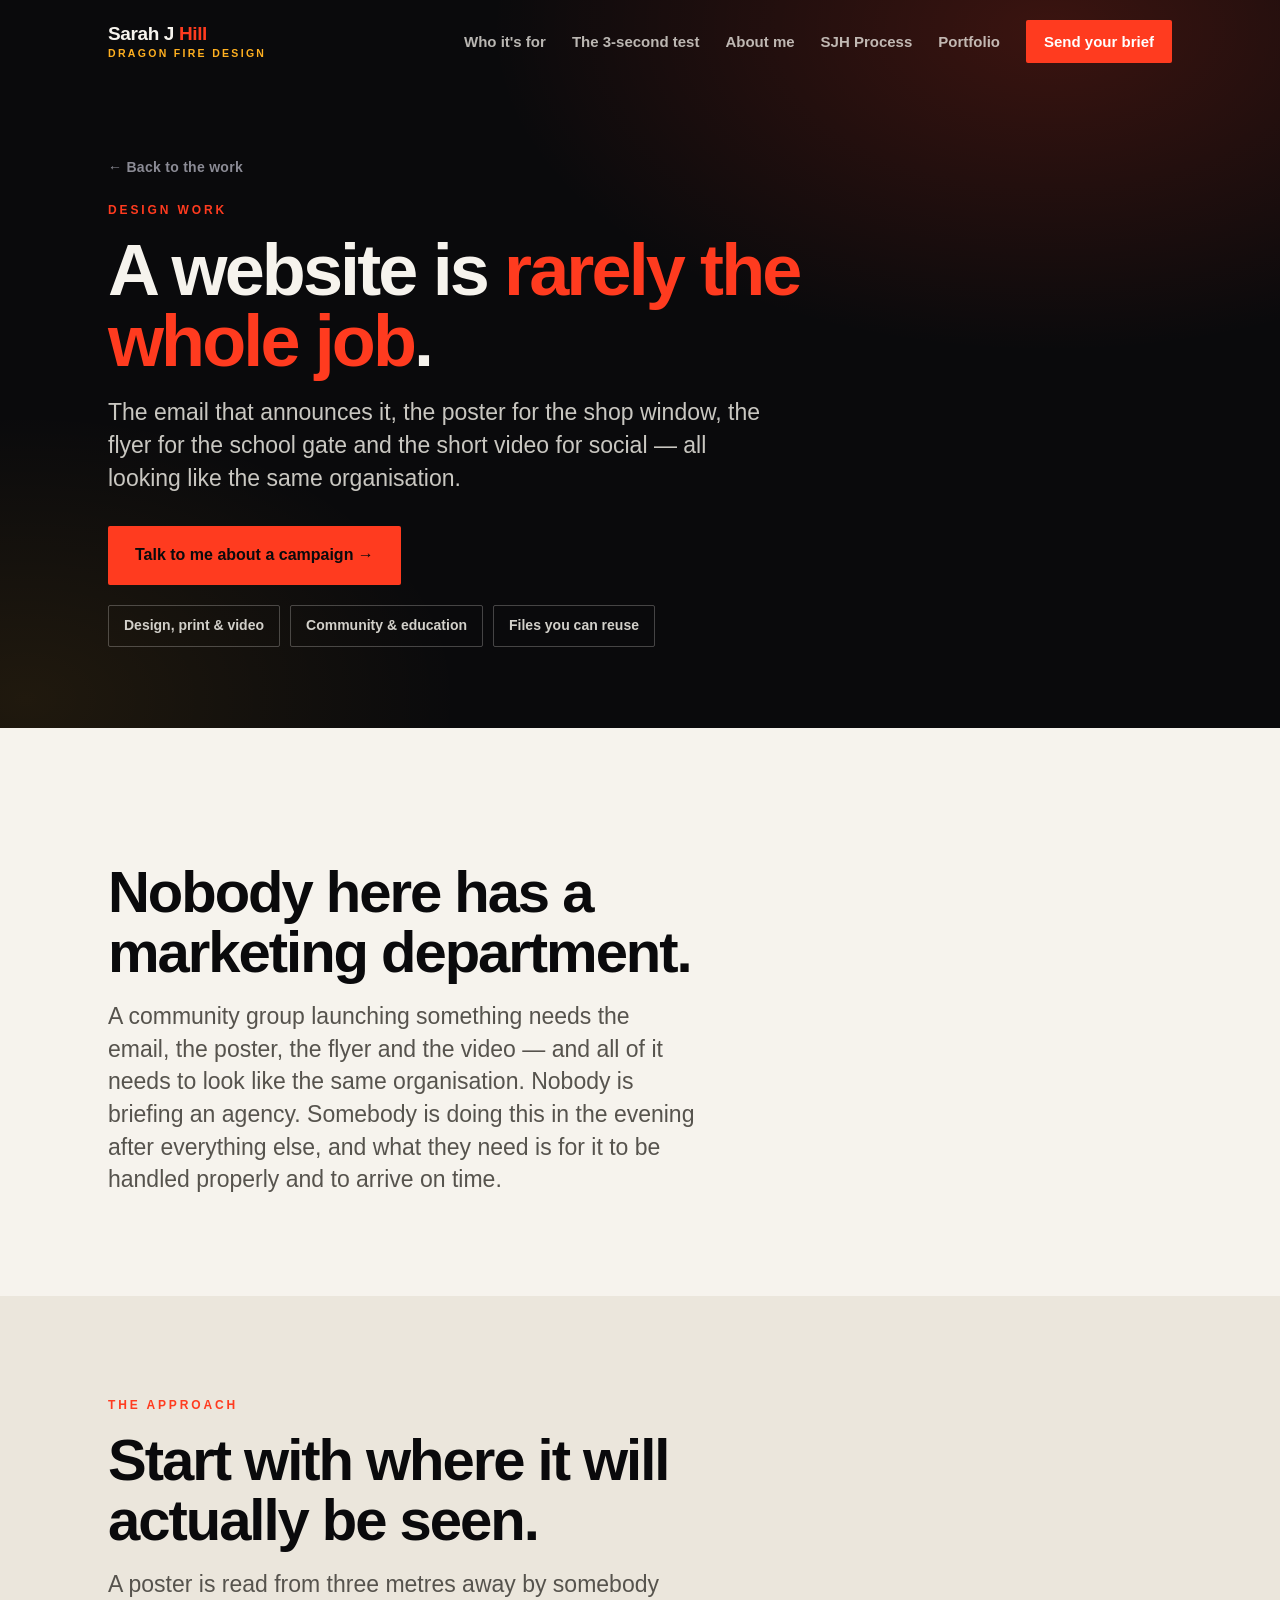
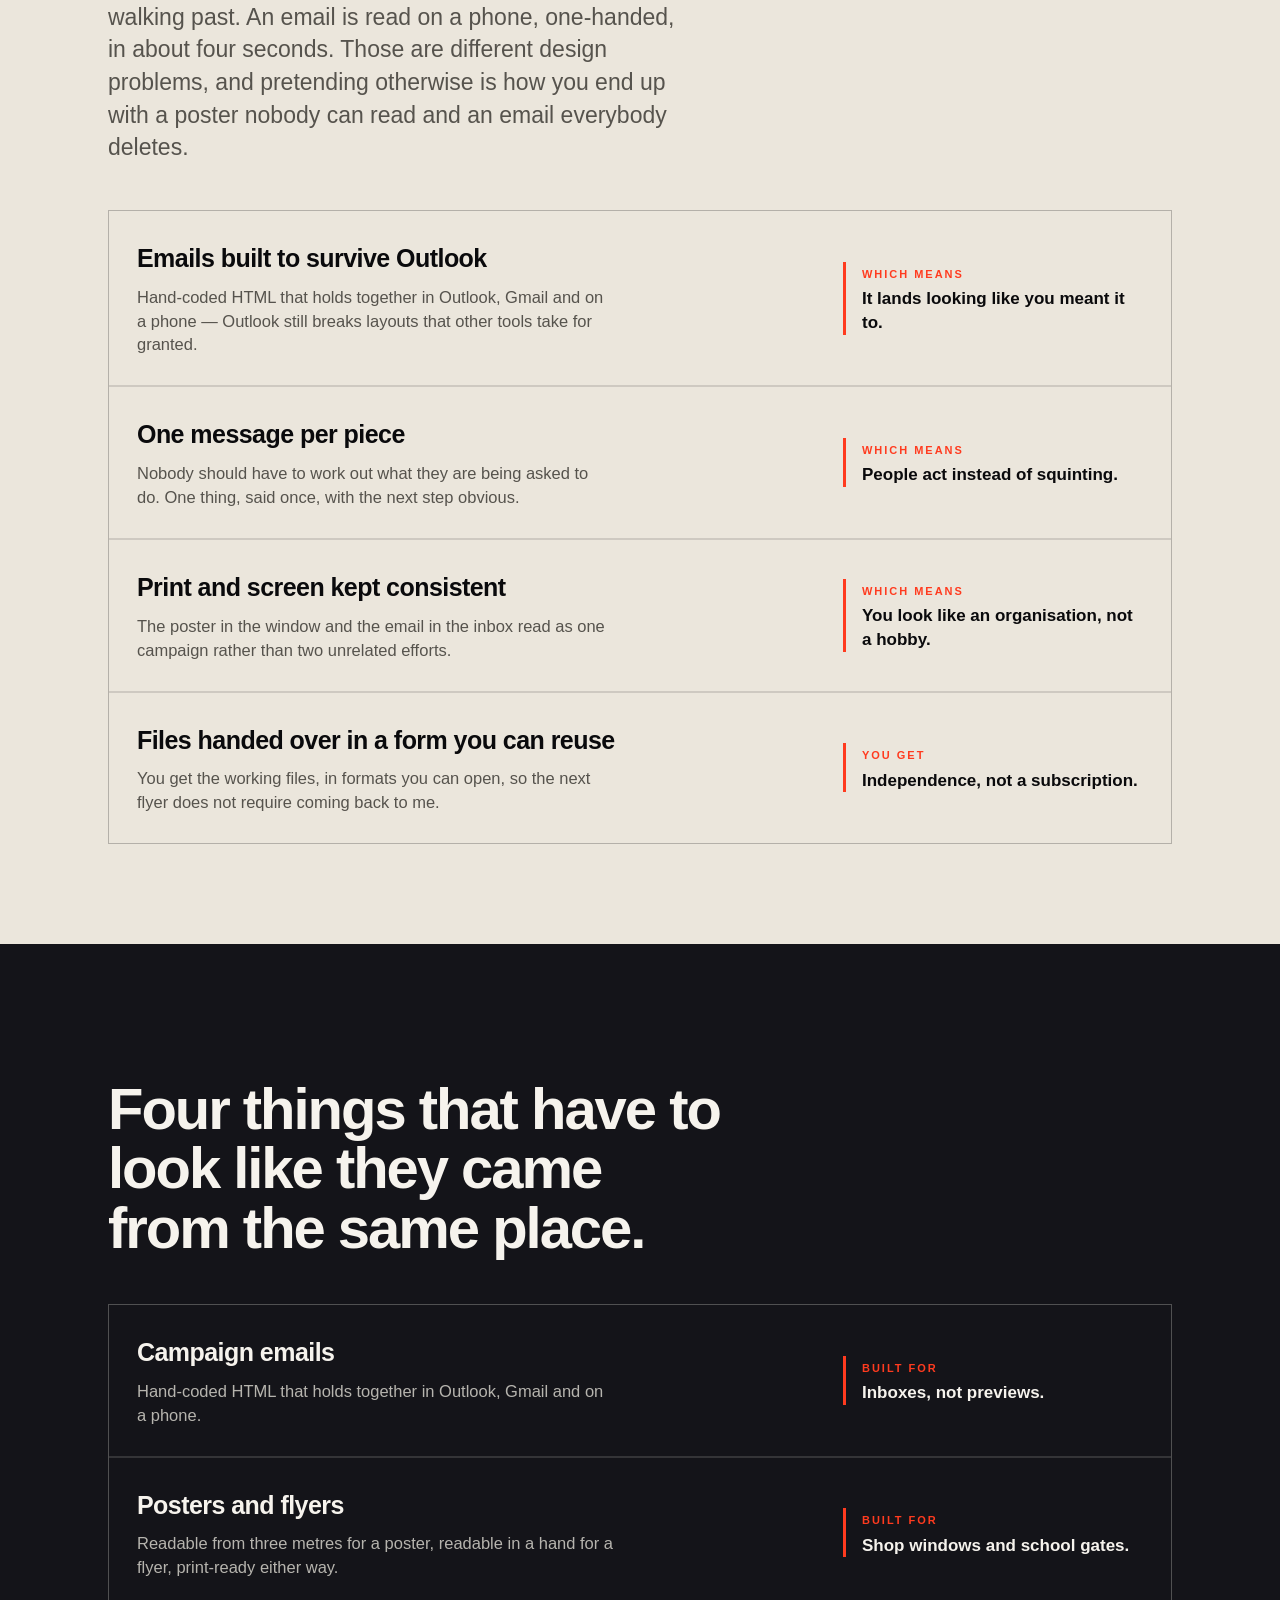
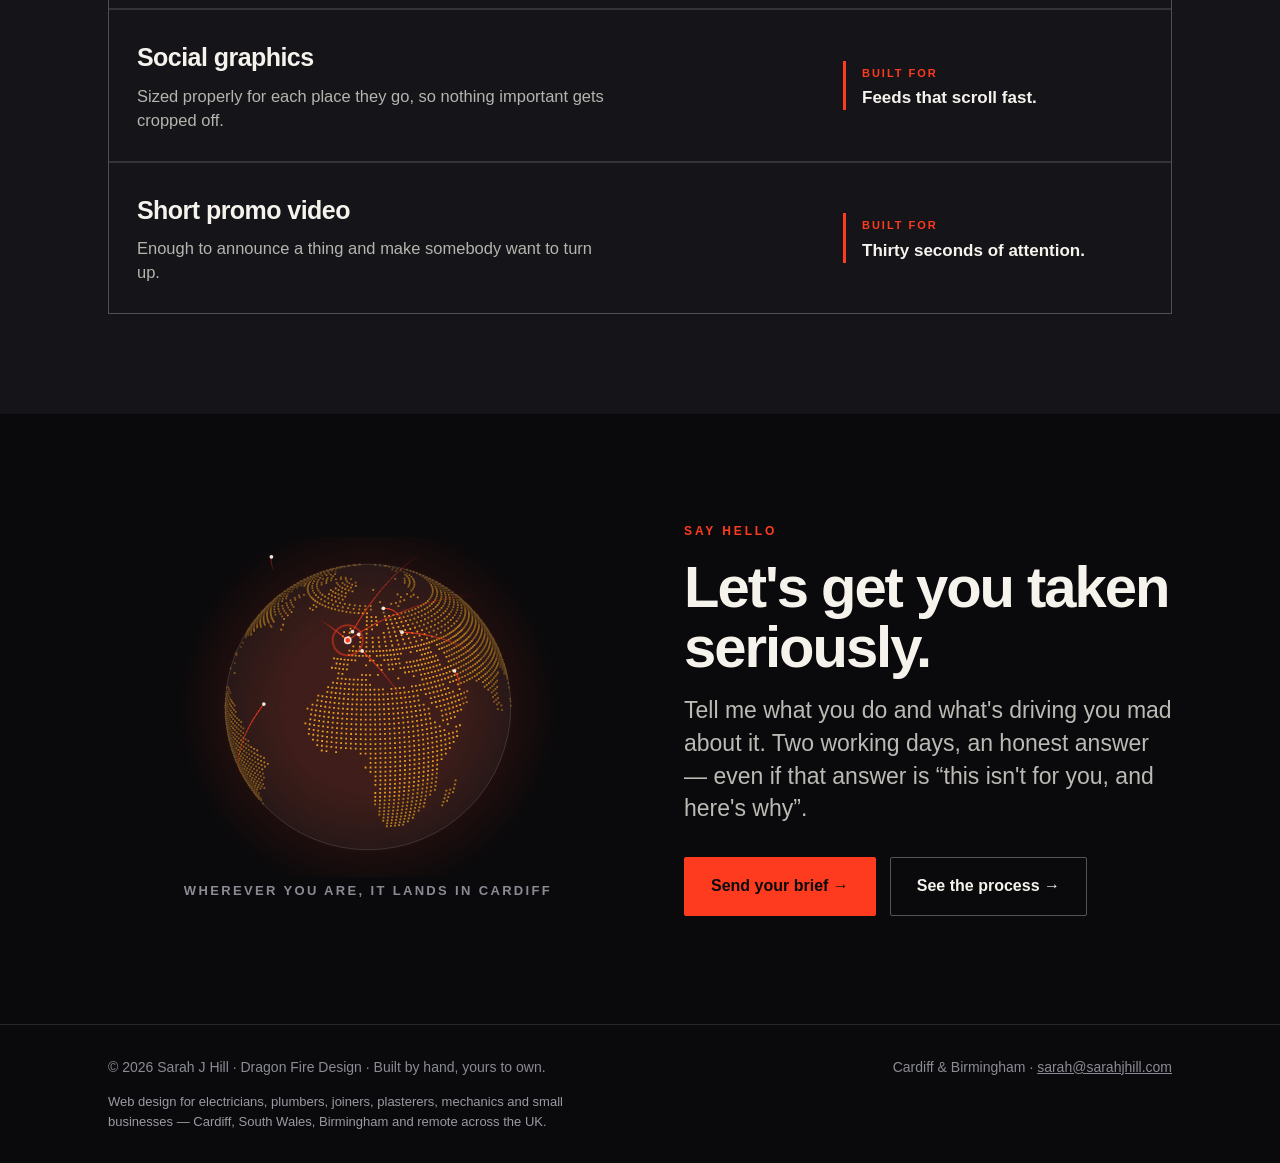
<file: emails-media.html>
<!DOCTYPE html>
<html lang="en-GB">
<head>
  <meta charset="UTF-8">
  <meta name="viewport" content="width=device-width, initial-scale=1">

  <!-- ============ SEO ============ -->
  <title>Emails, Posters &amp; Campaign Media | Sarah J Hill, Cardiff</title>
  <meta name="description" content="Campaign emails that survive Outlook, posters readable from three metres, flyers and promo video for community organisations, schools and small charities.">
  <link rel="canonical" href="https://sarahjhill.com/emails-media.html">
  <meta name="author" content="Sarah J Hill">
  <meta name="robots" content="index, follow, max-image-preview:large">
  <meta name="theme-color" content="#0a0a0c">

  <meta property="og:type" content="article">
  <meta property="og:url" content="https://sarahjhill.com/emails-media.html">
  <meta property="og:site_name" content="Sarah J Hill">
  <meta property="og:title" content="Emails, posters and media that look like one organisation">
  <meta property="og:description" content="Campaign emails that survive Outlook, posters readable from three metres, flyers and promo video for community organisations, schools and small charities.">
  <meta property="og:image" content="https://sarahjhill.com/assets/img/me-sunglasses.webp">
  <meta property="og:locale" content="en_GB">
  <meta name="twitter:card" content="summary_large_image">
  <meta name="twitter:title" content="Emails, posters and media that look like one organisation">
  <meta name="twitter:description" content="Campaign emails that survive Outlook, posters readable from three metres, flyers and promo video for community organisations, schools and small charities.">
  <meta name="twitter:image" content="https://sarahjhill.com/assets/img/me-sunglasses.webp">

  <link rel="icon" href="favicon.svg" type="image/svg+xml">

  <!-- ============ STYLES ============ -->
  <link rel="stylesheet" href="assets/css/01-tokens.css">
  <link rel="stylesheet" href="assets/css/02-layout.css">
  <link rel="stylesheet" href="assets/css/03-components.css">
  <link rel="stylesheet" href="assets/css/06-globe.css">
  <link rel="stylesheet" href="assets/css/04-motion.css">

  <!-- ============ STRUCTURED DATA ============ -->
  <script type="application/ld+json">
  {
    "@context": "https://schema.org",
    "@type": "Service",
    "name": "Campaign design — email, print and video",
    "provider": { "@type": "Person", "name": "Sarah J Hill", "url": "https://sarahjhill.com/" },
    "areaServed": { "@type": "Country", "name": "United Kingdom" },
    "description": "Campaign emails, posters, flyers and promo video for community organisations, schools and small charities."
  }
  </script>
</head>
<body>

<a class="skip" href="#main">Skip to content</a>
<div id="tick" aria-hidden="true"></div>

<nav id="nav">
  <div class="wrap">
    <a class="brand" href="index.html">Sarah J <span>Hill</span><em>Dragon Fire Design</em></a>
    <button class="burger" id="burger" aria-label="Menu" aria-expanded="false" aria-controls="navlinks">
      <span></span><span></span><span></span>
    </button>
    <div class="navlinks" id="navlinks">
      <a href="index.html#you">Who it's for</a>
      <a href="index.html#test">The 3-second test</a>
      <a href="index.html#about">About me</a>
      <a href="project-os.html">SJH Process</a>
      <a href="https://sarahjhill.com/portfolio/">Portfolio</a>
      <a class="navcta" href="mailto:sarah@sarahjhill.com?subject=My%20brief">Send your brief</a>
    </div>
  </div>
</nav>

<header class="page-hero" id="top">
  <div class="wrap">
    <a class="backlink" href="index.html#work">&larr; Back to the work</a>
    <p class="eyebrow">Design work</p>
    <h1>A website is <span class="hit">rarely the whole job</span>.</h1>
    <p class="lead">The email that announces it, the poster for the shop window, the flyer for the school gate and the short video for social &mdash; all looking like the same organisation.</p>
    <div class="cta-row">
      <a class="btn btn-primary" href="#hello">Talk to me about a campaign &rarr;</a>
    </div>
    <div class="chips">
      <span class="chip">Design, print &amp; video</span>
      <span class="chip">Community &amp; education</span>
      <span class="chip">Files you can reuse</span>
    </div>
  </div>
</header>

<main id="main">
<!-- ============ THE BRIEF ============ -->
<section class="band">
  <div class="wrap">
    <p class="eyebrow stand">The brief</p>
    <h2 class="stand">Nobody here has a marketing department.</h2>
    <p class="lead stand">A community group launching something needs the email, the poster, the flyer
      and the video &mdash; and all of it needs to look like the same organisation. Nobody is briefing an
      agency. Somebody is doing this in the evening after everything else, and what they need is for it
      to be handled properly and to arrive on time.</p>
  </div>
</section>

<!-- ============ APPROACH ============ -->
<section class="band alt">
  <div class="wrap">
    <p class="eyebrow stand">The approach</p>
    <h2 class="stand">Start with where it will actually be seen.</h2>
    <p class="lead stand">A poster is read from three metres away by somebody walking past. An email is
      read on a phone, one-handed, in about four seconds. Those are different design problems, and
      pretending otherwise is how you end up with a poster nobody can read and an email everybody deletes.</p>
    <div class="rows">
      <div class="row stand">
        <div><h3>Emails built to survive Outlook</h3>
          <p>Hand-coded HTML that holds together in Outlook, Gmail and on a phone &mdash; Outlook still breaks layouts that other tools take for granted.</p></div>
        <div class="payoff"><em>Which means</em><b>It lands looking like you meant it to.</b></div>
      </div>
      <div class="row stand">
        <div><h3>One message per piece</h3>
          <p>Nobody should have to work out what they are being asked to do. One thing, said once, with the next step obvious.</p></div>
        <div class="payoff"><em>Which means</em><b>People act instead of squinting.</b></div>
      </div>
      <div class="row stand">
        <div><h3>Print and screen kept consistent</h3>
          <p>The poster in the window and the email in the inbox read as one campaign rather than two unrelated efforts.</p></div>
        <div class="payoff"><em>Which means</em><b>You look like an organisation, not a hobby.</b></div>
      </div>
      <div class="row stand">
        <div><h3>Files handed over in a form you can reuse</h3>
          <p>You get the working files, in formats you can open, so the next flyer does not require coming back to me.</p></div>
        <div class="payoff"><em>You get</em><b>Independence, not a subscription.</b></div>
      </div>
    </div>
  </div>
</section>

<!-- ============ WHAT IT COVERS ============ -->
<section class="dark">
  <div class="wrap">
    <p class="eyebrow stand">What this covers</p>
    <h2 class="stand">Four things that have to look like they came from the same place.</h2>
    <div class="rows">
      <div class="row stand">
        <div><h3>Campaign emails</h3>
          <p>Hand-coded HTML that holds together in Outlook, Gmail and on a phone.</p></div>
        <div class="payoff"><em>Built for</em><b>Inboxes, not previews.</b></div>
      </div>
      <div class="row stand">
        <div><h3>Posters and flyers</h3>
          <p>Readable from three metres for a poster, readable in a hand for a flyer, print-ready either way.</p></div>
        <div class="payoff"><em>Built for</em><b>Shop windows and school gates.</b></div>
      </div>
      <div class="row stand">
        <div><h3>Social graphics</h3>
          <p>Sized properly for each place they go, so nothing important gets cropped off.</p></div>
        <div class="payoff"><em>Built for</em><b>Feeds that scroll fast.</b></div>
      </div>
      <div class="row stand">
        <div><h3>Short promo video</h3>
          <p>Enough to announce a thing and make somebody want to turn up.</p></div>
        <div class="payoff"><em>Built for</em><b>Thirty seconds of attention.</b></div>
      </div>
    </div>
  </div>
</section>

</main>

<!-- ============ CLOSE ============ -->
<section class="close" id="hello">
  <div class="wrap">
   <div class="globe-wrap">
    <div class="stand">
      <div class="sjh-globe" aria-hidden="true"><canvas class="sjh-globe-canvas"></canvas></div>
      <p class="sjh-globe-note">Wherever you are, it lands in Cardiff</p>
    </div>
   <div>
    <p class="eyebrow stand">Say hello</p>
    <h2 class="stand">Let's get you taken seriously.</h2>
    <p class="lead stand">Tell me what you do and what's driving you mad about it. Two working days,
      an honest answer &mdash; even if that answer is &ldquo;this isn't for you, and here's why&rdquo;.</p>
    <div class="cta-row stand" style="margin-top:32px;">
      <a class="btn btn-primary" href="https://sarahjhill.github.io/project-os/#templates" target="_blank" rel="noopener">Send your brief &rarr;</a>
      <a class="btn btn-ghost" href="https://sarahjhill.github.io/project-os/app.html?guest=1" target="_blank" rel="noopener">See the process &rarr;</a>
    </div>
   </div>
   </div>
  </div>
</section>

<footer>
  <div class="wrap">
    <span>&copy; <span id="yr">2026</span> Sarah J Hill &middot; Dragon Fire Design &middot; Built by hand, yours to own.</span>
    <span>Cardiff &amp; Birmingham &middot; <a href="mailto:sarah@sarahjhill.com">sarah@sarahjhill.com</a></span>
    <span class="footnote">Web design for electricians, plumbers, joiners, plasterers, mechanics and
      small businesses &mdash; Cardiff, South Wales, Birmingham and remote across the UK.</span>
  </div>
</footer>

<script src="assets/js/main.js" defer></script>
<script src="assets/js/globe.js" defer></script>
</body>
</html>
</file>
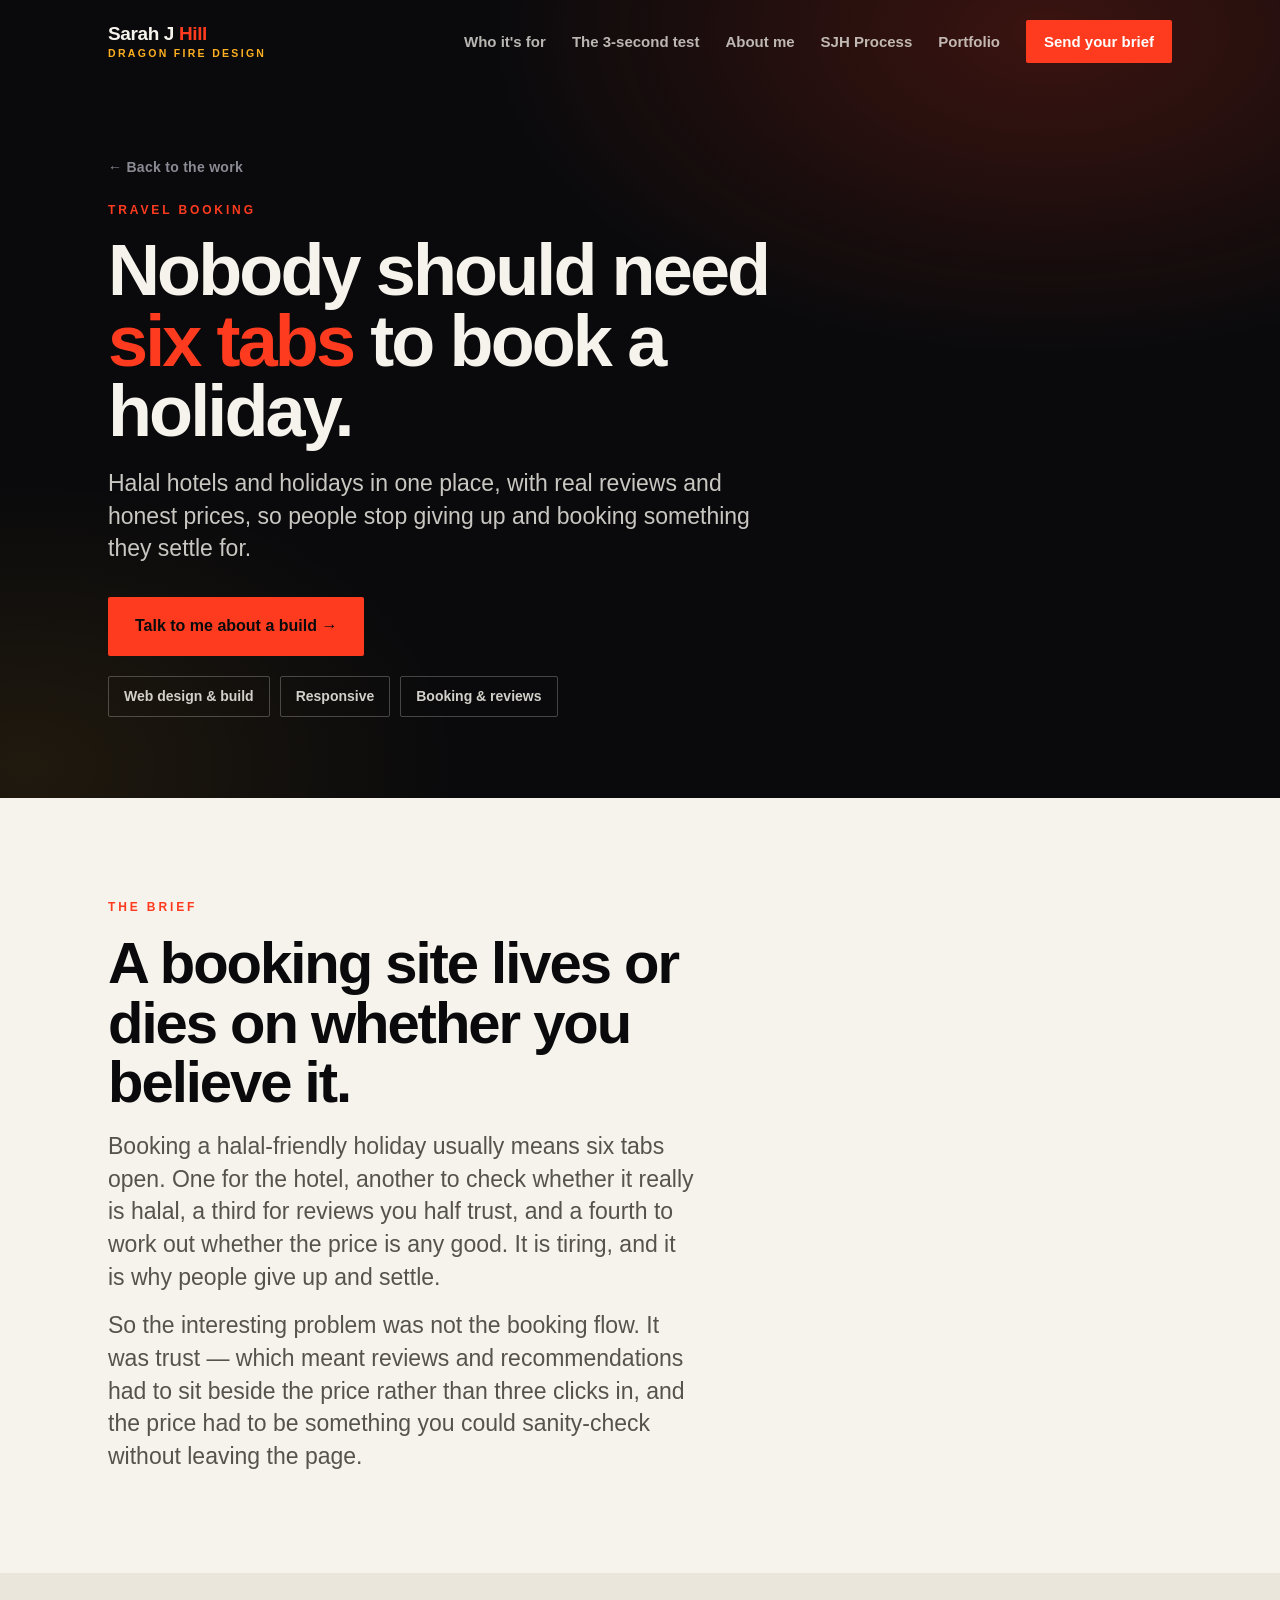
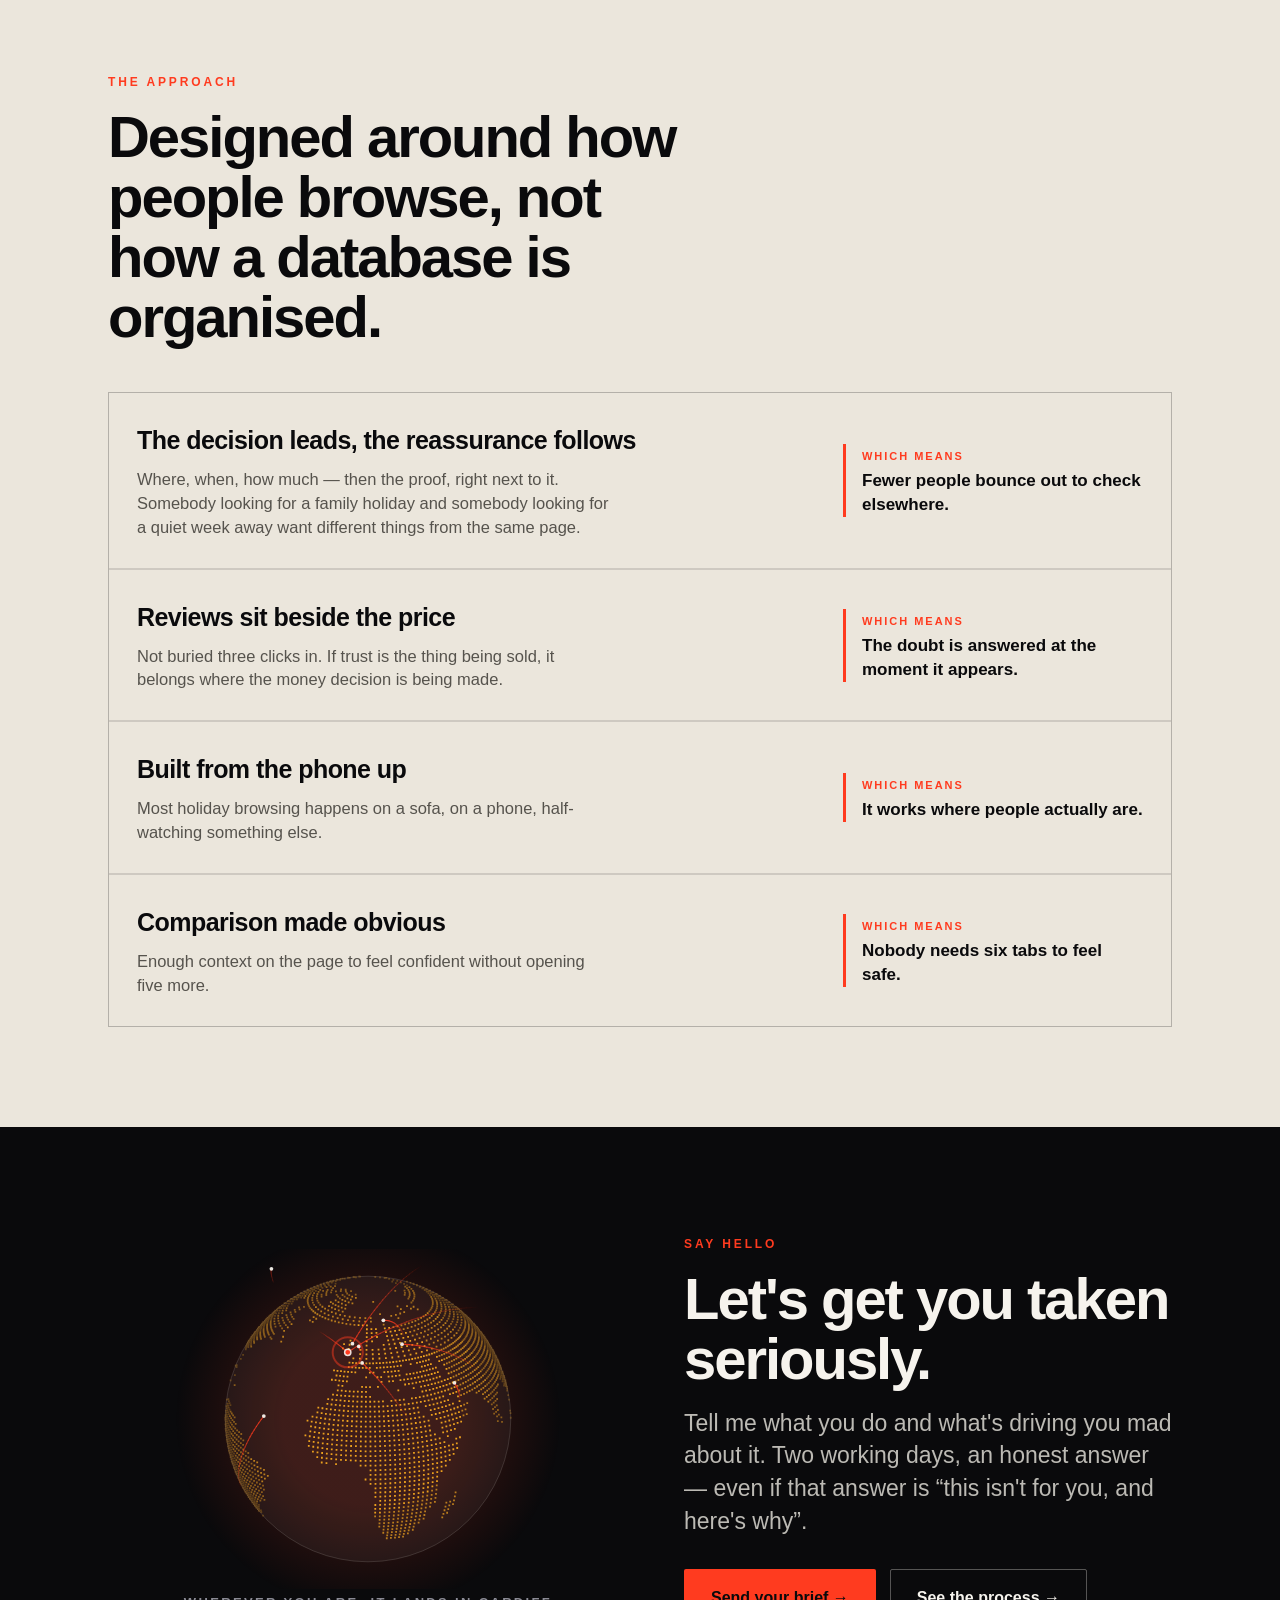
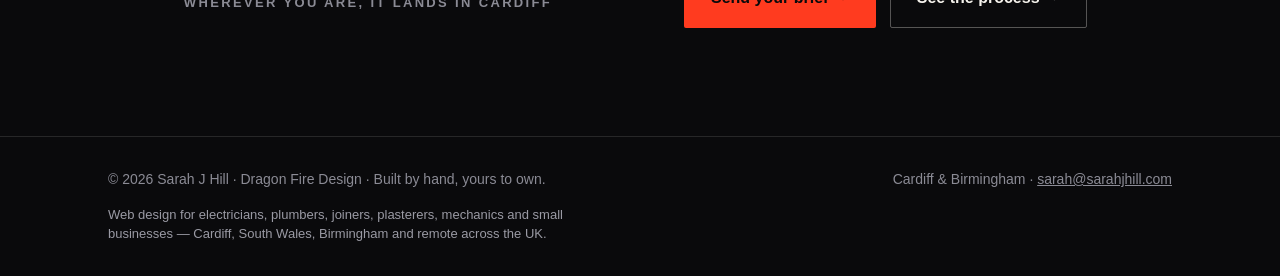
<file: portfolio-project.html>
<!DOCTYPE html>
<html lang="en-GB">
<head>
  <meta charset="UTF-8">
  <meta name="viewport" content="width=device-width, initial-scale=1">

  <!-- ============ SEO ============ -->
  <title>Muslim Bookers — Halal Travel Booking | Sarah J Hill</title>
  <meta name="description" content="Halal hotels and holidays in one place, with real reviews and honest prices — so nobody has to open six tabs to check they are not overpaying.">
  <link rel="canonical" href="https://sarahjhill.com/portfolio-project.html">
  <meta name="author" content="Sarah J Hill">
  <meta name="robots" content="index, follow, max-image-preview:large">
  <meta name="theme-color" content="#0a0a0c">

  <meta property="og:type" content="article">
  <meta property="og:url" content="https://sarahjhill.com/portfolio-project.html">
  <meta property="og:site_name" content="Sarah J Hill">
  <meta property="og:title" content="Muslim Bookers — halal travel without six tabs open">
  <meta property="og:description" content="Halal hotels and holidays in one place, with real reviews and honest prices — so nobody has to open six tabs to check they are not overpaying.">
  <meta property="og:image" content="https://sarahjhill.com/assets/img/me-sunglasses.webp">
  <meta property="og:locale" content="en_GB">
  <meta name="twitter:card" content="summary_large_image">
  <meta name="twitter:title" content="Muslim Bookers — halal travel without six tabs open">
  <meta name="twitter:description" content="Halal hotels and holidays in one place, with real reviews and honest prices — so nobody has to open six tabs to check they are not overpaying.">
  <meta name="twitter:image" content="https://sarahjhill.com/assets/img/me-sunglasses.webp">

  <link rel="icon" href="favicon.svg" type="image/svg+xml">

  <!-- ============ STYLES ============ -->
  <link rel="stylesheet" href="assets/css/01-tokens.css">
  <link rel="stylesheet" href="assets/css/02-layout.css">
  <link rel="stylesheet" href="assets/css/03-components.css">
  <link rel="stylesheet" href="assets/css/06-globe.css">
  <link rel="stylesheet" href="assets/css/04-motion.css">

  <!-- ============ STRUCTURED DATA ============ -->
  <script type="application/ld+json">
  {
    "@context": "https://schema.org",
    "@type": "CreativeWork",
    "name": "Muslim Bookers",
    "creator": { "@type": "Person", "name": "Sarah J Hill", "url": "https://sarahjhill.com/" },
    "about": "A halal travel booking site built around trust, reviews and honest pricing."
  }
  </script>
</head>
<body>

<a class="skip" href="#main">Skip to content</a>
<div id="tick" aria-hidden="true"></div>

<nav id="nav">
  <div class="wrap">
    <a class="brand" href="index.html">Sarah J <span>Hill</span><em>Dragon Fire Design</em></a>
    <button class="burger" id="burger" aria-label="Menu" aria-expanded="false" aria-controls="navlinks">
      <span></span><span></span><span></span>
    </button>
    <div class="navlinks" id="navlinks">
      <a href="index.html#you">Who it's for</a>
      <a href="index.html#test">The 3-second test</a>
      <a href="index.html#about">About me</a>
      <a href="project-os.html">SJH Process</a>
      <a href="https://sarahjhill.com/portfolio/">Portfolio</a>
      <a class="navcta" href="mailto:sarah@sarahjhill.com?subject=My%20brief">Send your brief</a>
    </div>
  </div>
</nav>

<header class="page-hero" id="top">
  <div class="wrap">
    <a class="backlink" href="index.html#work">&larr; Back to the work</a>
    <p class="eyebrow">Travel booking</p>
    <h1>Nobody should need <span class="hit">six tabs</span> to book a holiday.</h1>
    <p class="lead">Halal hotels and holidays in one place, with real reviews and honest prices, so people stop giving up and booking something they settle for.</p>
    <div class="cta-row">
      <a class="btn btn-primary" href="#hello">Talk to me about a build &rarr;</a>
    </div>
    <div class="chips">
      <span class="chip">Web design &amp; build</span>
      <span class="chip">Responsive</span>
      <span class="chip">Booking &amp; reviews</span>
    </div>
  </div>
</header>

<main id="main">
<!-- ============ THE BRIEF ============ -->
<section class="band">
  <div class="wrap">
    <p class="eyebrow stand">The brief</p>
    <h2 class="stand">A booking site lives or dies on whether you believe it.</h2>
    <p class="lead stand">Booking a halal-friendly holiday usually means six tabs open. One for the hotel,
      another to check whether it really is halal, a third for reviews you half trust, and a fourth to work
      out whether the price is any good. It is tiring, and it is why people give up and settle.</p>
    <p class="lead stand" style="margin-top:16px;">So the interesting problem was not the booking flow.
      It was trust &mdash; which meant reviews and recommendations had to sit beside the price rather than
      three clicks in, and the price had to be something you could sanity-check without leaving the page.</p>
  </div>
</section>

<!-- ============ APPROACH ============ -->
<section class="band alt">
  <div class="wrap">
    <p class="eyebrow stand">The approach</p>
    <h2 class="stand">Designed around how people browse, not how a database is organised.</h2>
    <div class="rows">
      <div class="row stand">
        <div><h3>The decision leads, the reassurance follows</h3>
          <p>Where, when, how much &mdash; then the proof, right next to it. Somebody looking for a family holiday and somebody looking for a quiet week away want different things from the same page.</p></div>
        <div class="payoff"><em>Which means</em><b>Fewer people bounce out to check elsewhere.</b></div>
      </div>
      <div class="row stand">
        <div><h3>Reviews sit beside the price</h3>
          <p>Not buried three clicks in. If trust is the thing being sold, it belongs where the money decision is being made.</p></div>
        <div class="payoff"><em>Which means</em><b>The doubt is answered at the moment it appears.</b></div>
      </div>
      <div class="row stand">
        <div><h3>Built from the phone up</h3>
          <p>Most holiday browsing happens on a sofa, on a phone, half-watching something else.</p></div>
        <div class="payoff"><em>Which means</em><b>It works where people actually are.</b></div>
      </div>
      <div class="row stand">
        <div><h3>Comparison made obvious</h3>
          <p>Enough context on the page to feel confident without opening five more.</p></div>
        <div class="payoff"><em>Which means</em><b>Nobody needs six tabs to feel safe.</b></div>
      </div>
    </div>
  </div>
</section>

</main>

<!-- ============ CLOSE ============ -->
<section class="close" id="hello">
  <div class="wrap">
   <div class="globe-wrap">
    <div class="stand">
      <div class="sjh-globe" aria-hidden="true"><canvas class="sjh-globe-canvas"></canvas></div>
      <p class="sjh-globe-note">Wherever you are, it lands in Cardiff</p>
    </div>
   <div>
    <p class="eyebrow stand">Say hello</p>
    <h2 class="stand">Let's get you taken seriously.</h2>
    <p class="lead stand">Tell me what you do and what's driving you mad about it. Two working days,
      an honest answer &mdash; even if that answer is &ldquo;this isn't for you, and here's why&rdquo;.</p>
    <div class="cta-row stand" style="margin-top:32px;">
      <a class="btn btn-primary" href="https://sarahjhill.github.io/project-os/#templates" target="_blank" rel="noopener">Send your brief &rarr;</a>
      <a class="btn btn-ghost" href="https://sarahjhill.github.io/project-os/app.html?guest=1" target="_blank" rel="noopener">See the process &rarr;</a>
    </div>
   </div>
   </div>
  </div>
</section>

<footer>
  <div class="wrap">
    <span>&copy; <span id="yr">2026</span> Sarah J Hill &middot; Dragon Fire Design &middot; Built by hand, yours to own.</span>
    <span>Cardiff &amp; Birmingham &middot; <a href="mailto:sarah@sarahjhill.com">sarah@sarahjhill.com</a></span>
    <span class="footnote">Web design for electricians, plumbers, joiners, plasterers, mechanics and
      small businesses &mdash; Cardiff, South Wales, Birmingham and remote across the UK.</span>
  </div>
</footer>

<script src="assets/js/main.js" defer></script>
<script src="assets/js/globe.js" defer></script>
</body>
</html>
</file>
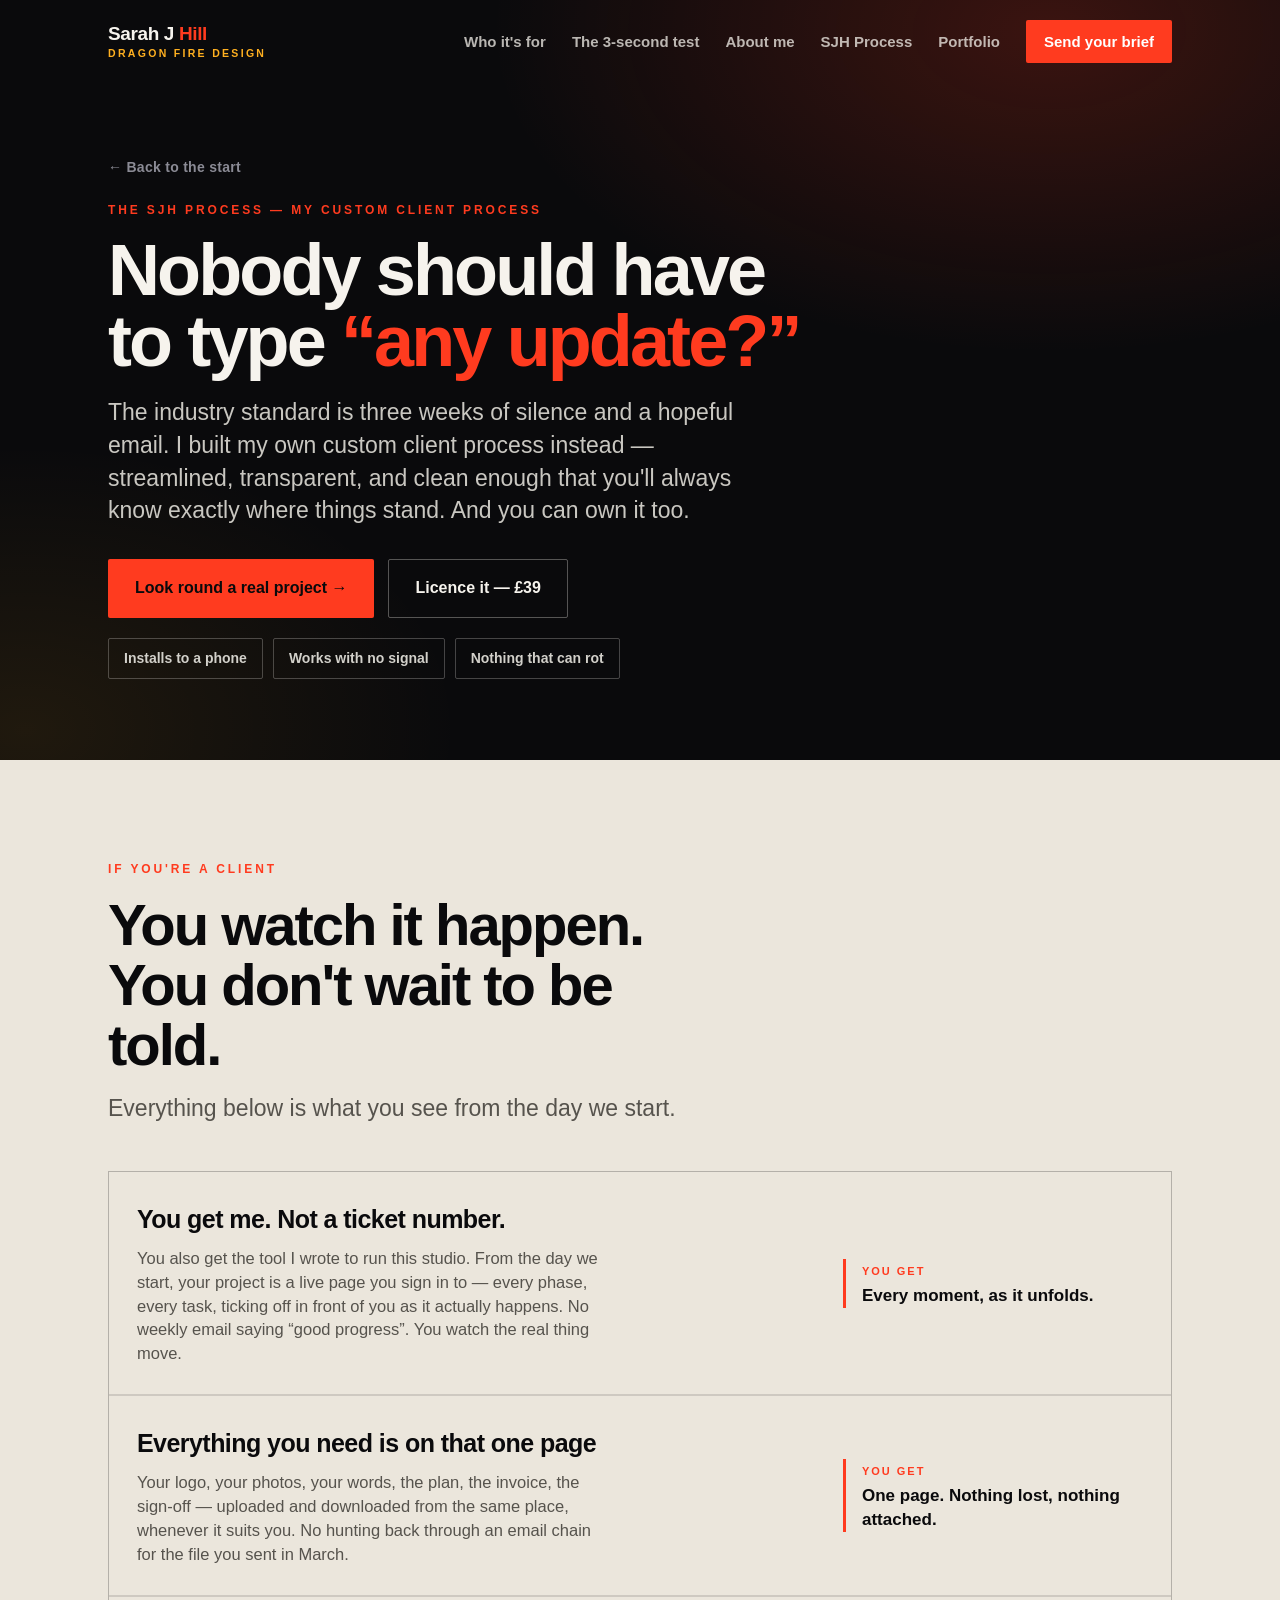
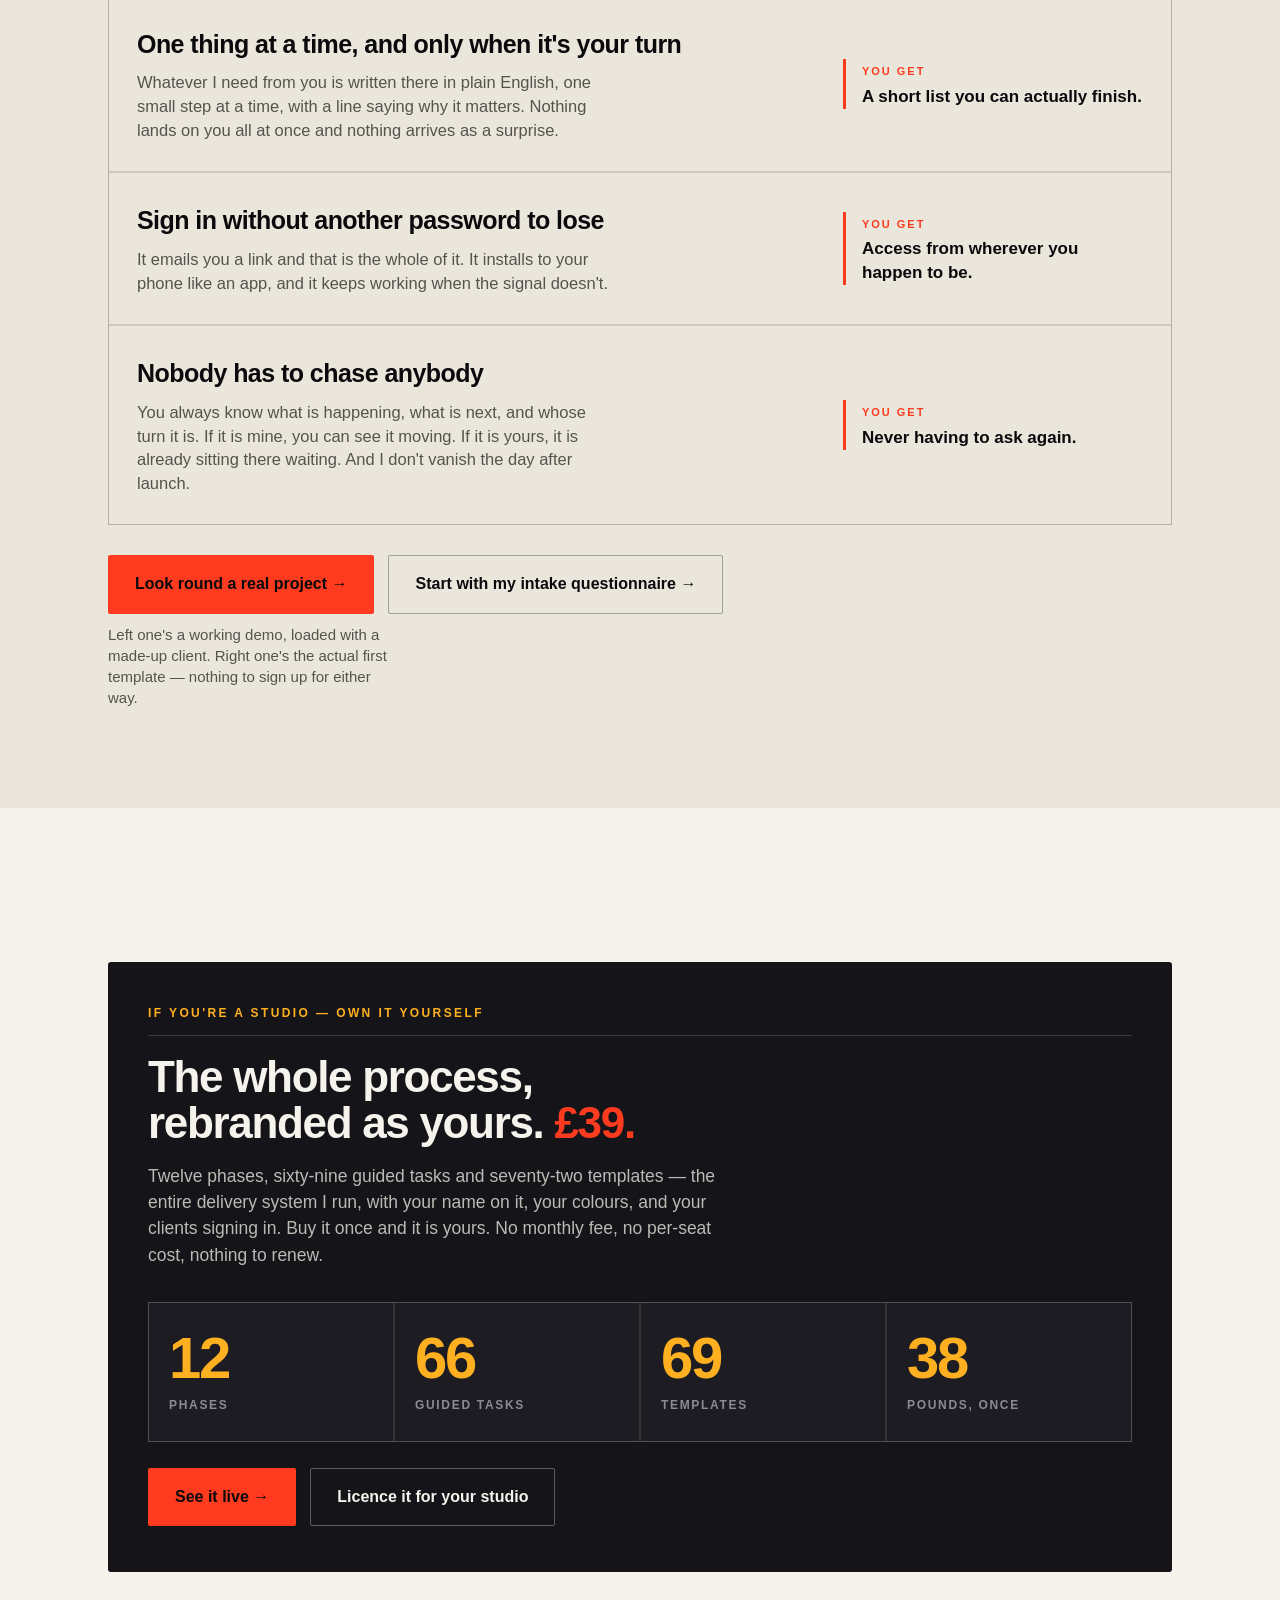
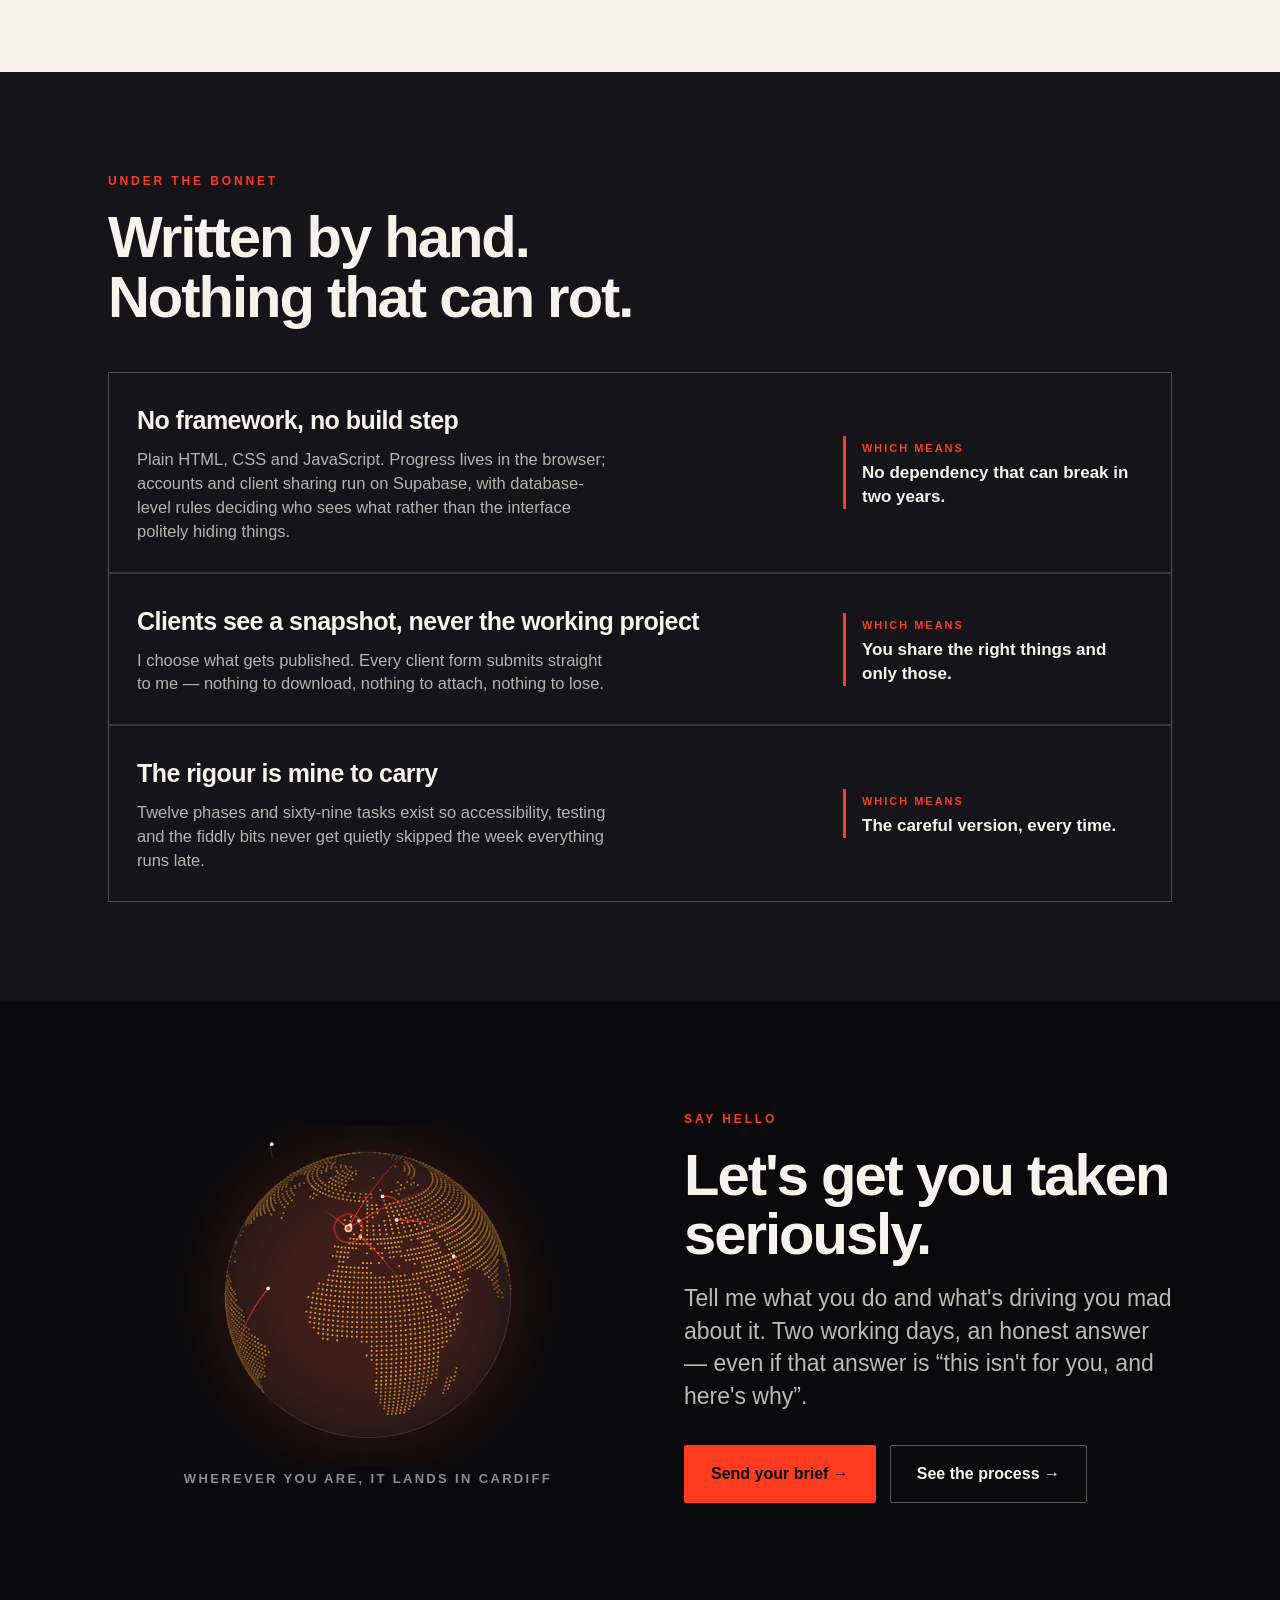
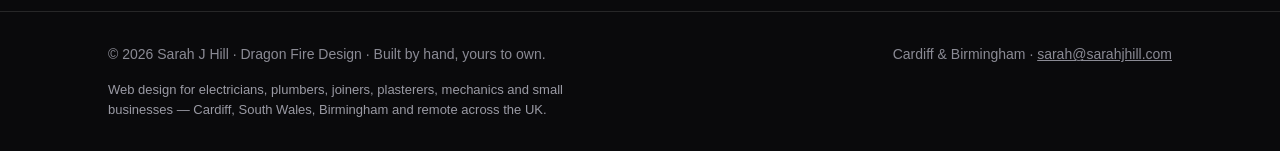
<file: project-os.html>
<!DOCTYPE html>
<html lang="en-GB">
<head>
  <meta charset="UTF-8">
  <meta name="viewport" content="width=device-width, initial-scale=1">

  <!-- ============ SEO ============ -->
  <title>The SJH Process — Client Portal &amp; Studio Licence | Sarah J Hill</title>
  <meta name="description" content="The project system I run every build on. Clients watch every phase as it happens. Other studios can licence the whole process, rebranded as theirs, for £39.">
  <link rel="canonical" href="https://sarahjhill.com/project-os.html">
  <meta name="author" content="Sarah J Hill">
  <meta name="robots" content="index, follow, max-image-preview:large">
  <meta name="theme-color" content="#0a0a0c">

  <meta property="og:type" content="website">
  <meta property="og:url" content="https://sarahjhill.com/project-os.html">
  <meta property="og:site_name" content="Sarah J Hill">
  <meta property="og:title" content="Nobody should have to type &ldquo;any update?&rdquo;">
  <meta property="og:description" content="The project system I run every build on. Clients watch every phase as it happens. Other studios can licence the whole process, rebranded as theirs, for £39.">
  <meta property="og:image" content="https://sarahjhill.com/assets/img/me-sunglasses.webp">
  <meta property="og:locale" content="en_GB">
  <meta name="twitter:card" content="summary_large_image">
  <meta name="twitter:title" content="Nobody should have to type &ldquo;any update?&rdquo;">
  <meta name="twitter:description" content="The project system I run every build on. Clients watch every phase as it happens. Other studios can licence the whole process, rebranded as theirs, for £39.">
  <meta name="twitter:image" content="https://sarahjhill.com/assets/img/me-sunglasses.webp">

  <link rel="icon" href="favicon.svg" type="image/svg+xml">

  <!-- ============ STYLES ============ -->
  <link rel="stylesheet" href="assets/css/01-tokens.css">
  <link rel="stylesheet" href="assets/css/02-layout.css">
  <link rel="stylesheet" href="assets/css/03-components.css">
  <link rel="stylesheet" href="assets/css/06-globe.css">
  <link rel="stylesheet" href="assets/css/04-motion.css">

  <!-- ============ STRUCTURED DATA ============ -->
  <script type="application/ld+json">
  {
    "@context": "https://schema.org",
    "@type": "SoftwareApplication",
    "name": "The SJH Process",
    "applicationCategory": "BusinessApplication",
    "operatingSystem": "Any modern browser",
    "url": "https://sarahjhill.github.io/project-os/",
    "author": { "@type": "Person", "name": "Sarah J Hill", "url": "https://sarahjhill.com/" },
    "description": "A twelve-phase project delivery system with 69 guided tasks, 72 templates and a client sign-in.",
    "offers": { "@type": "Offer", "price": "39", "priceCurrency": "GBP" }
  }
  </script>
</head>
<body>

<a class="skip" href="#main">Skip to content</a>
<div id="tick" aria-hidden="true"></div>

<nav id="nav">
  <div class="wrap">
    <a class="brand" href="index.html">Sarah J <span>Hill</span><em>Dragon Fire Design</em></a>
    <button class="burger" id="burger" aria-label="Menu" aria-expanded="false" aria-controls="navlinks">
      <span></span><span></span><span></span>
    </button>
    <div class="navlinks" id="navlinks">
      <a href="index.html#you">Who it's for</a>
      <a href="index.html#test">The 3-second test</a>
      <a href="index.html#about">About me</a>
      <a href="project-os.html">SJH Process</a>
      <a href="https://sarahjhill.com/portfolio/">Portfolio</a>
      <a class="navcta" href="mailto:sarah@sarahjhill.com?subject=My%20brief">Send your brief</a>
    </div>
  </div>
</nav>

<header class="page-hero" id="top">
  <div class="wrap">
    <a class="backlink" href="index.html">&larr; Back to the start</a>
    <p class="eyebrow">The SJH Process &mdash; my custom client process</p>
    <h1>Nobody should have to type <span class="hit">&ldquo;any update?&rdquo;</span></h1>
    <p class="lead">The industry standard is three weeks of silence and a hopeful email. I built my own custom client process instead &mdash; streamlined, transparent, and clean enough that you'll always know exactly where things stand. And you can own it too.</p>
    <div class="cta-row">
      <a class="btn btn-primary" href="https://sarahjhill.github.io/project-os/app.html?guest=1" target="_blank" rel="noopener">Look round a real project &rarr;</a>
      <a class="btn btn-ghost" href="#studio">Licence it &mdash; &pound;39</a>
    </div>
    <div class="chips">
      <span class="chip">Installs to a phone</span>
      <span class="chip">Works with no signal</span>
      <span class="chip">Nothing that can rot</span>
    </div>
  </div>
</header>

<main id="main">
<!-- ============ CLIENT ============ -->
<section class="band alt" id="client">
  <div class="wrap">
    <p class="eyebrow stand">If you're a client</p>
    <h2 class="stand">You watch it happen. You don't wait to be told.</h2>
    <p class="lead stand">Everything below is what you see from the day we start.</p>
    <div class="rows">
      <div class="row stand">
        <div><h3>You get me. Not a ticket number.</h3>
          <p>You also get the tool I wrote to run this studio. From the day we start, your project is a live page you sign in to &mdash; every phase, every task, ticking off in front of you as it actually happens. No weekly email saying &ldquo;good progress&rdquo;. You watch the real thing move.</p></div>
        <div class="payoff"><em>You get</em><b>Every moment, as it unfolds.</b></div>
      </div>
      <div class="row stand">
        <div><h3>Everything you need is on that one page</h3>
          <p>Your logo, your photos, your words, the plan, the invoice, the sign-off &mdash; uploaded and downloaded from the same place, whenever it suits you. No hunting back through an email chain for the file you sent in March.</p></div>
        <div class="payoff"><em>You get</em><b>One page. Nothing lost, nothing attached.</b></div>
      </div>
      <div class="row stand">
        <div><h3>One thing at a time, and only when it's your turn</h3>
          <p>Whatever I need from you is written there in plain English, one small step at a time, with a line saying why it matters. Nothing lands on you all at once and nothing arrives as a surprise.</p></div>
        <div class="payoff"><em>You get</em><b>A short list you can actually finish.</b></div>
      </div>
      <div class="row stand">
        <div><h3>Sign in without another password to lose</h3>
          <p>It emails you a link and that is the whole of it. It installs to your phone like an app, and it keeps working when the signal doesn't.</p></div>
        <div class="payoff"><em>You get</em><b>Access from wherever you happen to be.</b></div>
      </div>
      <div class="row stand">
        <div><h3>Nobody has to chase anybody</h3>
          <p>You always know what is happening, what is next, and whose turn it is. If it is mine, you can see it moving. If it is yours, it is already sitting there waiting. And I don't vanish the day after launch.</p></div>
        <div class="payoff"><em>You get</em><b>Never having to ask again.</b></div>
      </div>
    </div>
    <div class="cta-row stand" style="margin-top:30px;">
      <a class="btn btn-primary" href="https://sarahjhill.github.io/project-os/app.html?guest=1" target="_blank" rel="noopener">Look round a real project &rarr;</a>
      <a class="btn btn-ghost" href="https://sarahjhill.github.io/project-os/#templates" target="_blank" rel="noopener">Start with my intake questionnaire &rarr;</a>
    </div>
    <p class="cta-note" style="margin-top:10px;">Left one's a working demo, loaded with a made-up client.
      Right one's the actual first template &mdash; nothing to sign up for either way.</p>
  </div>
</section>

<!-- ============ STUDIO ============ -->
<section class="band" id="studio">
  <div class="wrap">
    <div class="studio stand">
      <p class="split-label" style="margin-top:0;">If you're a studio &mdash; own it yourself</p>
      <h3 class="studio-h">The whole process, rebranded as yours. <b>&pound;39.</b></h3>
      <p class="studio-p">Twelve phases, sixty-nine guided tasks and seventy-two templates &mdash; the entire
        delivery system I run, with your name on it, your colours, and your clients signing in. Buy it once
        and it is yours. No monthly fee, no per-seat cost, nothing to renew.</p>

      <div class="stats">
        <div class="stat stand"><div class="v" data-count="12">0</div><div class="k">Phases</div></div>
        <div class="stat stand"><div class="v" data-count="69">0</div><div class="k">Guided tasks</div></div>
        <div class="stat stand"><div class="v" data-count="72">0</div><div class="k">Templates</div></div>
        <div class="stat stand"><div class="v" data-count="39">0</div><div class="k">Pounds, once</div></div>
      </div>

      <div class="cta-row" style="margin-top:26px;">
        <a class="btn btn-primary" href="https://sarahjhill.github.io/project-os/" target="_blank" rel="noopener">See it live &rarr;</a>
        <a class="btn btn-ghost" href="mailto:sarah@sarahjhill.com?subject=SJH%20Process%20licence">Licence it for your studio</a>
      </div>
    </div>
  </div>
</section>

<!-- ============ HOW IT IS BUILT ============ -->
<section class="dark">
  <div class="wrap">
    <p class="eyebrow stand">Under the bonnet</p>
    <h2 class="stand">Written by hand. Nothing that can rot.</h2>
    <div class="rows">
      <div class="row stand">
        <div><h3>No framework, no build step</h3>
          <p>Plain HTML, CSS and JavaScript. Progress lives in the browser; accounts and client sharing run on Supabase, with database-level rules deciding who sees what rather than the interface politely hiding things.</p></div>
        <div class="payoff"><em>Which means</em><b>No dependency that can break in two years.</b></div>
      </div>
      <div class="row stand">
        <div><h3>Clients see a snapshot, never the working project</h3>
          <p>I choose what gets published. Every client form submits straight to me &mdash; nothing to download, nothing to attach, nothing to lose.</p></div>
        <div class="payoff"><em>Which means</em><b>You share the right things and only those.</b></div>
      </div>
      <div class="row stand">
        <div><h3>The rigour is mine to carry</h3>
          <p>Twelve phases and sixty-nine tasks exist so accessibility, testing and the fiddly bits never get quietly skipped the week everything runs late.</p></div>
        <div class="payoff"><em>Which means</em><b>The careful version, every time.</b></div>
      </div>
    </div>
  </div>
</section>

</main>

<!-- ============ CLOSE ============ -->
<section class="close" id="hello">
  <div class="wrap">
   <div class="globe-wrap">
    <div class="stand">
      <div class="sjh-globe" aria-hidden="true"><canvas class="sjh-globe-canvas"></canvas></div>
      <p class="sjh-globe-note">Wherever you are, it lands in Cardiff</p>
    </div>
   <div>
    <p class="eyebrow stand">Say hello</p>
    <h2 class="stand">Let's get you taken seriously.</h2>
    <p class="lead stand">Tell me what you do and what's driving you mad about it. Two working days,
      an honest answer &mdash; even if that answer is &ldquo;this isn't for you, and here's why&rdquo;.</p>
    <div class="cta-row stand" style="margin-top:32px;">
      <a class="btn btn-primary" href="https://sarahjhill.github.io/project-os/#templates" target="_blank" rel="noopener">Send your brief &rarr;</a>
      <a class="btn btn-ghost" href="https://sarahjhill.github.io/project-os/app.html?guest=1" target="_blank" rel="noopener">See the process &rarr;</a>
    </div>
   </div>
   </div>
  </div>
</section>

<footer>
  <div class="wrap">
    <span>&copy; <span id="yr">2026</span> Sarah J Hill &middot; Dragon Fire Design &middot; Built by hand, yours to own.</span>
    <span>Cardiff &amp; Birmingham &middot; <a href="mailto:sarah@sarahjhill.com">sarah@sarahjhill.com</a></span>
    <span class="footnote">Web design for electricians, plumbers, joiners, plasterers, mechanics and
      small businesses &mdash; Cardiff, South Wales, Birmingham and remote across the UK.</span>
  </div>
</footer>

<script src="assets/js/main.js" defer></script>
<script src="assets/js/globe.js" defer></script>
</body>
</html>
</file>
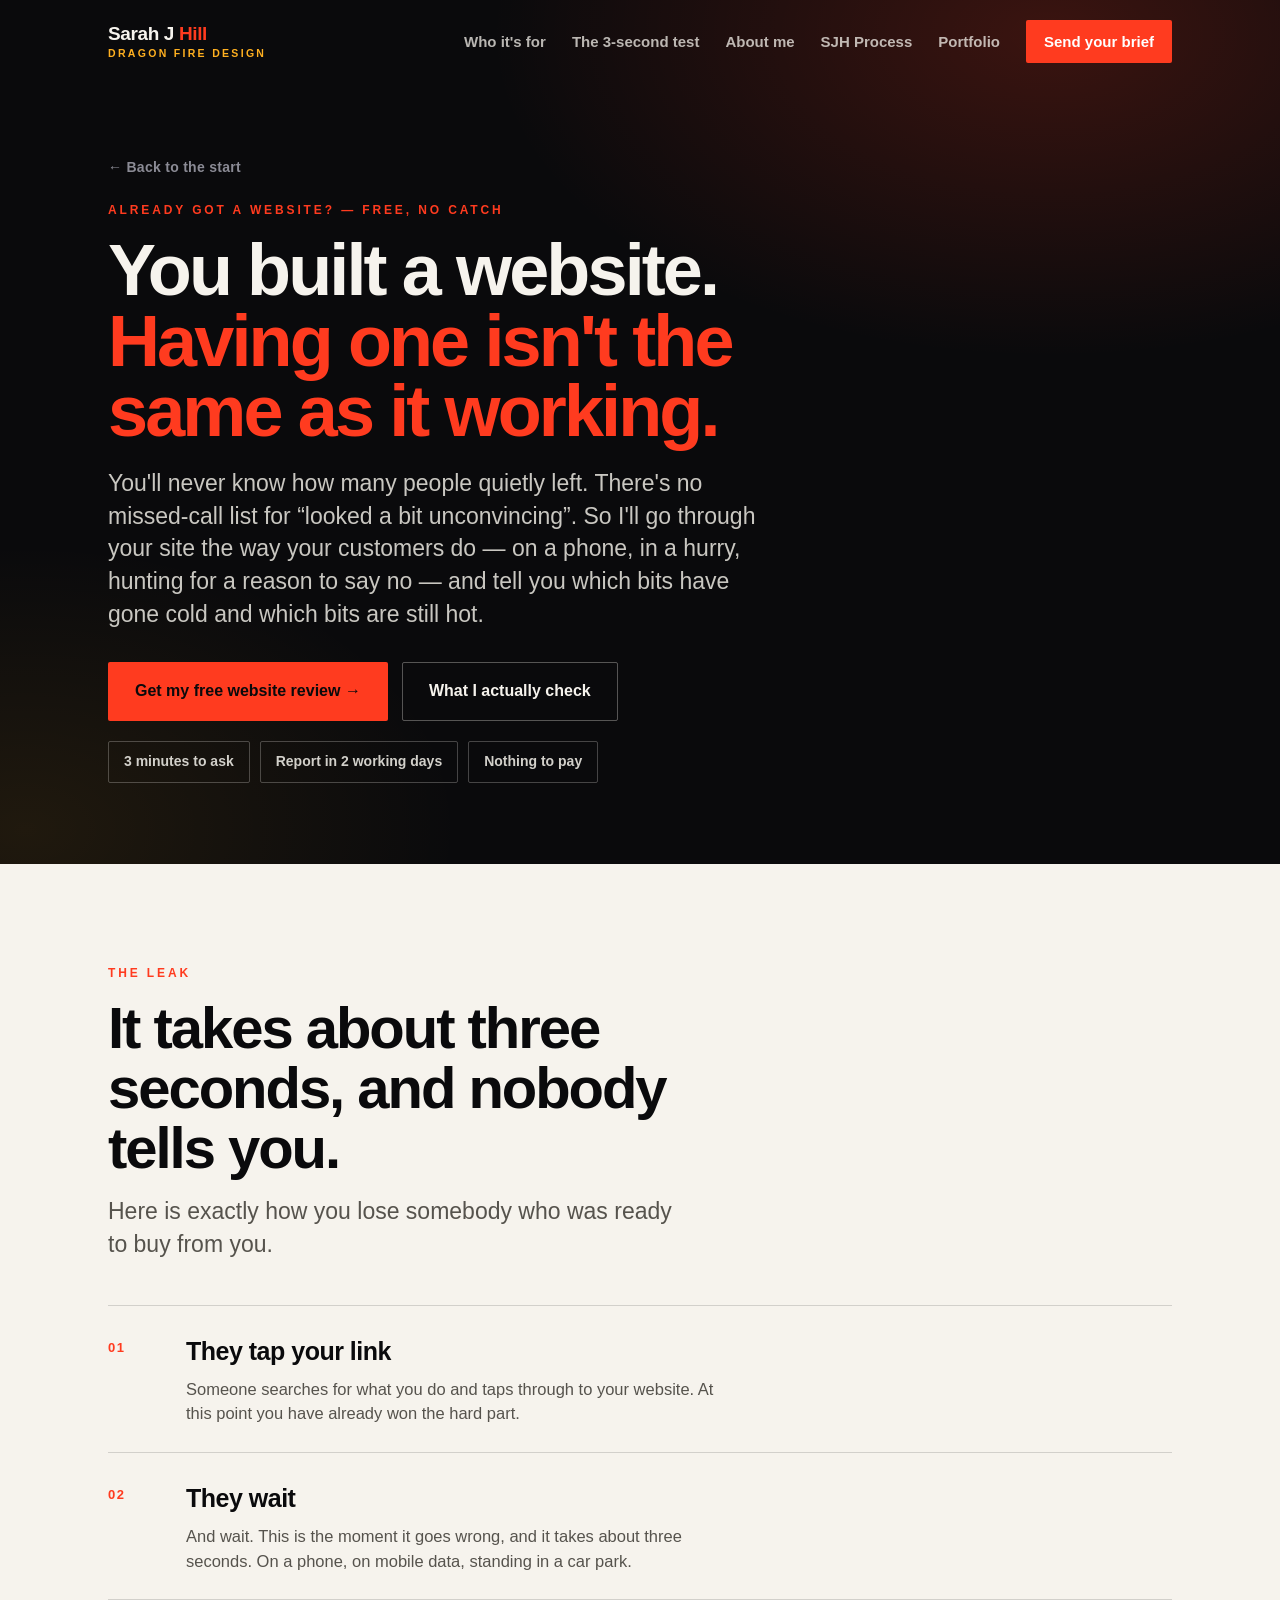
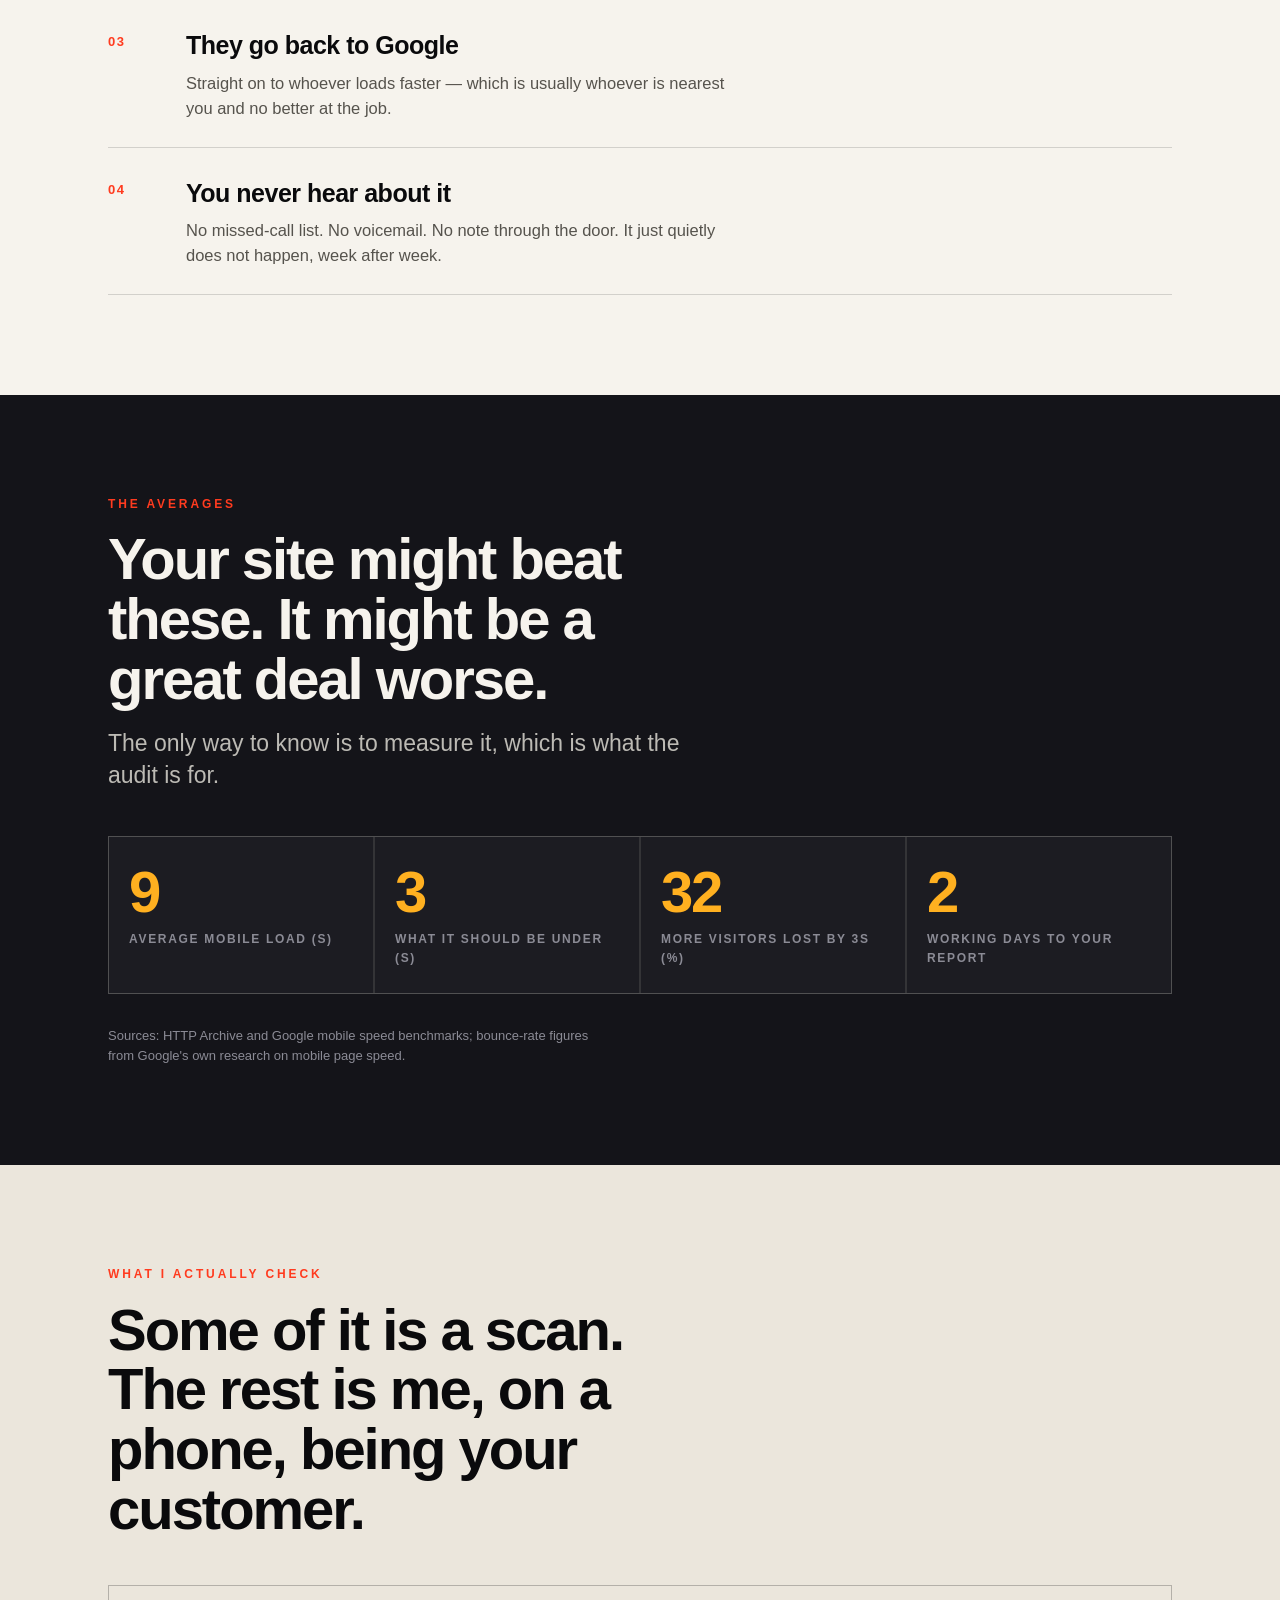
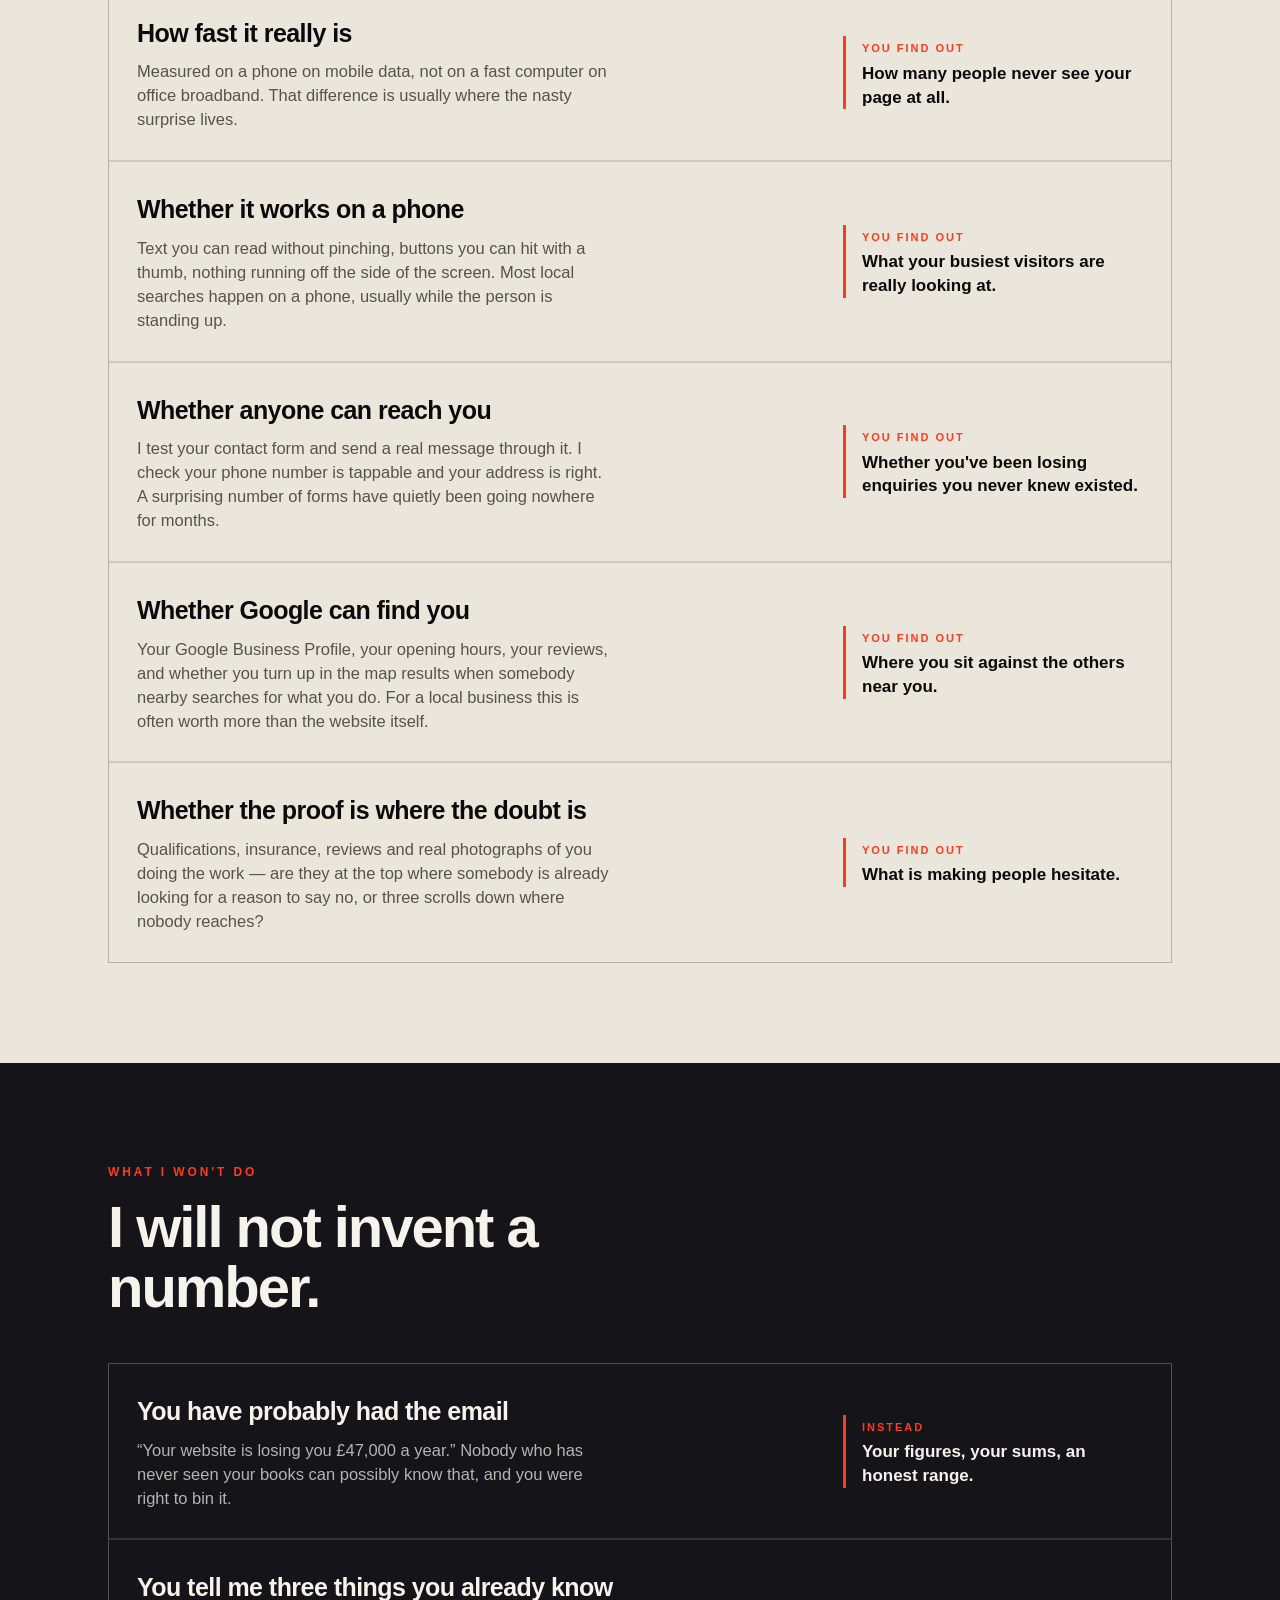
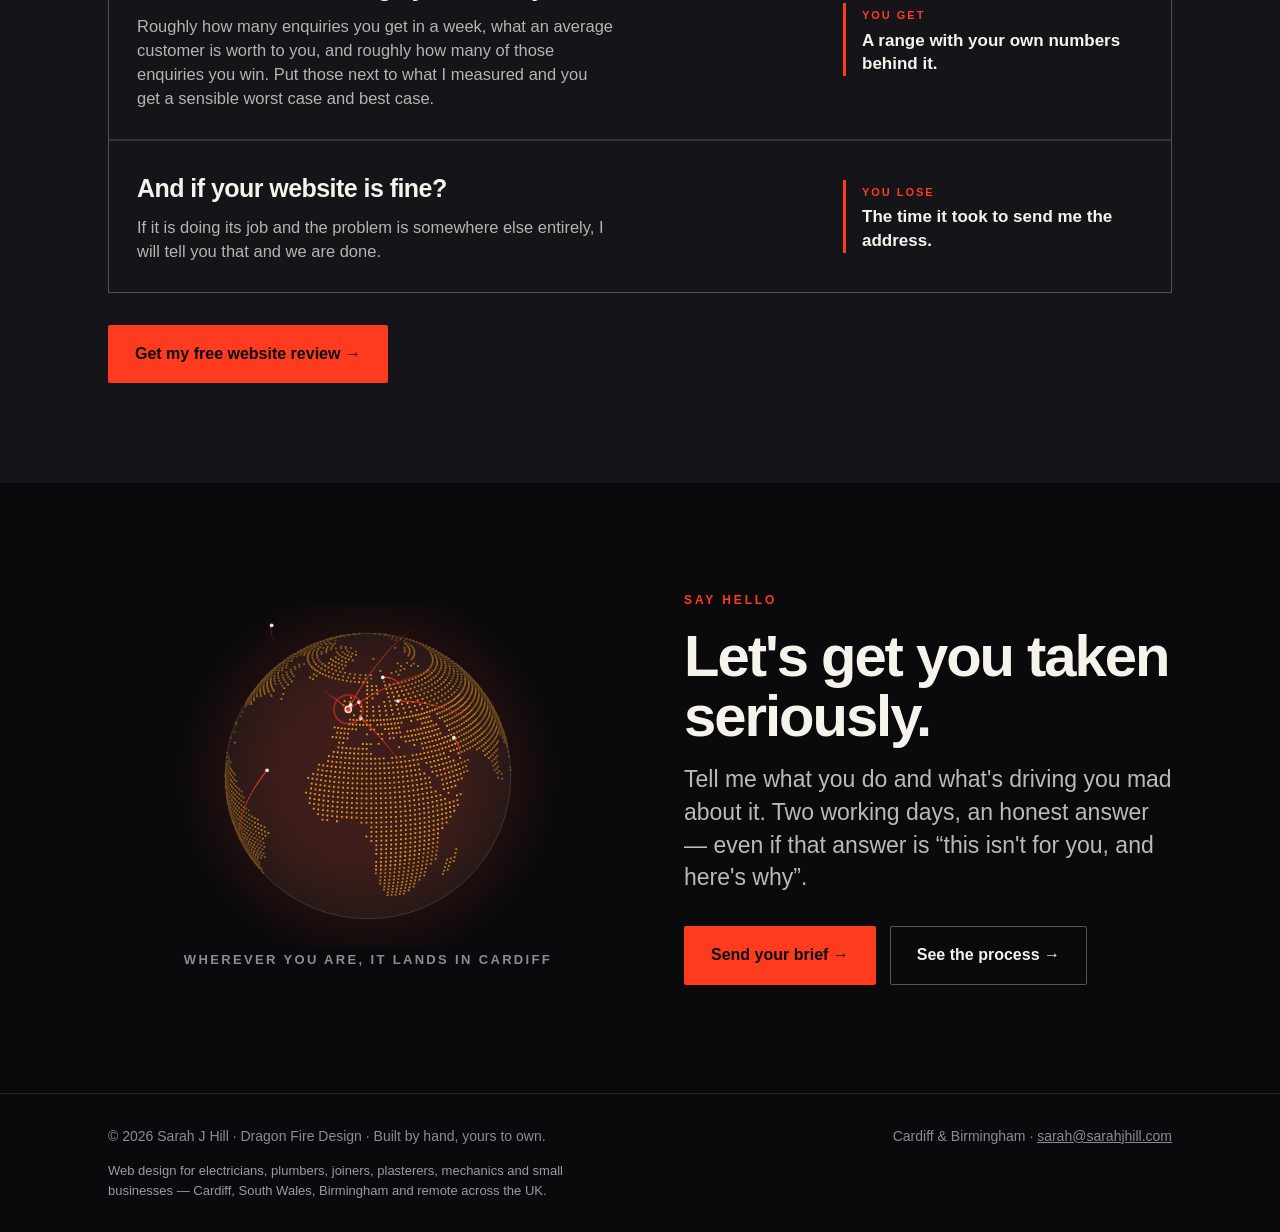
<file: website-audit.html>
<!DOCTYPE html>
<html lang="en-GB">
<head>
  <meta charset="UTF-8">
  <meta name="viewport" content="width=device-width, initial-scale=1">

  <!-- ============ SEO ============ -->
  <title>The Doubt Audit — Free Website Review | Sarah J Hill, Cardiff</title>
  <meta name="description" content="A free website review judged the way a doubtful customer judges it — on a phone, in a hurry, hunting for a reason to say no. Plain English, two working days, no invented numbers.">
  <link rel="canonical" href="https://sarahjhill.com/website-audit.html">
  <meta name="author" content="Sarah J Hill">
  <meta name="robots" content="index, follow, max-image-preview:large">
  <meta name="theme-color" content="#0a0a0c">

  <meta property="og:type" content="website">
  <meta property="og:url" content="https://sarahjhill.com/website-audit.html">
  <meta property="og:site_name" content="Sarah J Hill">
  <meta property="og:title" content="You've already got a website. Is it actually working?">
  <meta property="og:description" content="A free website review judged the way a doubtful customer judges it — on a phone, in a hurry, hunting for a reason to say no. Plain English, two working days, no invented numbers.">
  <meta property="og:image" content="https://sarahjhill.com/assets/img/me-sunglasses.webp">
  <meta property="og:locale" content="en_GB">
  <meta name="twitter:card" content="summary_large_image">
  <meta name="twitter:title" content="You've already got a website. Is it actually working?">
  <meta name="twitter:description" content="A free website review judged the way a doubtful customer judges it — on a phone, in a hurry, hunting for a reason to say no. Plain English, two working days, no invented numbers.">
  <meta name="twitter:image" content="https://sarahjhill.com/assets/img/me-sunglasses.webp">

  <link rel="icon" href="favicon.svg" type="image/svg+xml">

  <!-- ============ STYLES ============ -->
  <link rel="stylesheet" href="assets/css/01-tokens.css">
  <link rel="stylesheet" href="assets/css/02-layout.css">
  <link rel="stylesheet" href="assets/css/03-components.css">
  <link rel="stylesheet" href="assets/css/06-globe.css">
  <link rel="stylesheet" href="assets/css/04-motion.css">

  <!-- ============ STRUCTURED DATA ============ -->
  <script type="application/ld+json">
  {
    "@context": "https://schema.org",
    "@type": "Service",
    "name": "The Doubt Audit",
    "serviceType": "Website review",
    "provider": { "@type": "Person", "name": "Sarah J Hill", "url": "https://sarahjhill.com/" },
    "areaServed": { "@type": "Country", "name": "United Kingdom" },
    "description": "A free website review judged the way a doubtful customer judges it.",
    "offers": { "@type": "Offer", "price": "0", "priceCurrency": "GBP" }
  }
  </script>
</head>
<body>

<a class="skip" href="#main">Skip to content</a>
<div id="tick" aria-hidden="true"></div>

<nav id="nav">
  <div class="wrap">
    <a class="brand" href="index.html">Sarah J <span>Hill</span><em>Dragon Fire Design</em></a>
    <button class="burger" id="burger" aria-label="Menu" aria-expanded="false" aria-controls="navlinks">
      <span></span><span></span><span></span>
    </button>
    <div class="navlinks" id="navlinks">
      <a href="index.html#you">Who it's for</a>
      <a href="index.html#test">The 3-second test</a>
      <a href="index.html#about">About me</a>
      <a href="project-os.html">SJH Process</a>
      <a href="https://sarahjhill.com/portfolio/">Portfolio</a>
      <a class="navcta" href="mailto:sarah@sarahjhill.com?subject=My%20brief">Send your brief</a>
    </div>
  </div>
</nav>

<header class="page-hero" id="top">
  <div class="wrap">
    <a class="backlink" href="index.html">&larr; Back to the start</a>
    <p class="eyebrow">Already got a website? &mdash; free, no catch</p>
    <h1>You built a website. <span class="hit">Having one isn't the same as it working.</span></h1>
    <p class="lead">You'll never know how many people quietly left. There's no missed-call list for &ldquo;looked a bit unconvincing&rdquo;. So I'll go through your site the way your customers do &mdash; on a phone, in a hurry, hunting for a reason to say no &mdash; and tell you which bits have gone cold and which bits are still hot.</p>
    <div class="cta-row">
      <a class="btn btn-primary" href="mailto:sarah@sarahjhill.com?subject=Doubt%20Audit%20request">Get my free website review &rarr;</a>
      <a class="btn btn-ghost" href="#check">What I actually check</a>
    </div>
    <div class="chips">
      <span class="chip">3 minutes to ask</span>
      <span class="chip">Report in 2 working days</span>
      <span class="chip">Nothing to pay</span>
    </div>
  </div>
</header>

<main id="main">
<!-- ============ THE LEAK ============ -->
<section class="band">
  <div class="wrap">
    <p class="eyebrow stand">The leak</p>
    <h2 class="stand">It takes about three seconds, and nobody tells you.</h2>
    <p class="lead stand">Here is exactly how you lose somebody who was ready to buy from you.</p>
    <div class="steps">
      <div class="step stand"><span class="no">01</span>
        <div><h3>They tap your link</h3><p>Someone searches for what you do and taps through to your website. At this point you have already won the hard part.</p></div></div>
      <div class="step stand"><span class="no">02</span>
        <div><h3>They wait</h3><p>And wait. This is the moment it goes wrong, and it takes about three seconds. On a phone, on mobile data, standing in a car park.</p></div></div>
      <div class="step stand"><span class="no">03</span>
        <div><h3>They go back to Google</h3><p>Straight on to whoever loads faster &mdash; which is usually whoever is nearest you and no better at the job.</p></div></div>
      <div class="step stand"><span class="no">04</span>
        <div><h3>You never hear about it</h3><p>No missed-call list. No voicemail. No note through the door. It just quietly does not happen, week after week.</p></div></div>
    </div>
  </div>
</section>

<!-- ============ THE NUMBERS ============ -->
<section class="dark">
  <div class="wrap">
    <p class="eyebrow stand">The averages</p>
    <h2 class="stand">Your site might beat these. It might be a great deal worse.</h2>
    <p class="lead stand">The only way to know is to measure it, which is what the audit is for.</p>
    <div class="stats">
        <div class="stat stand"><div class="v" data-count="9">0</div><div class="k">Average mobile load (s)</div></div>
        <div class="stat stand"><div class="v" data-count="3">0</div><div class="k">What it should be under (s)</div></div>
        <div class="stat stand"><div class="v" data-count="32">0</div><div class="k">More visitors lost by 3s (%)</div></div>
        <div class="stat stand"><div class="v" data-count="2">0</div><div class="k">Working days to your report</div></div>
    </div>
    <p class="source">Sources: HTTP Archive and Google mobile speed benchmarks; bounce-rate figures
      from Google's own research on mobile page speed.</p>
  </div>
</section>

<!-- ============ WHAT I CHECK ============ -->
<section class="band alt" id="check">
  <div class="wrap">
    <p class="eyebrow stand">What I actually check</p>
    <h2 class="stand">Some of it is a scan. The rest is me, on a phone, being your customer.</h2>
    <div class="rows">
      <div class="row stand">
        <div><h3>How fast it really is</h3>
          <p>Measured on a phone on mobile data, not on a fast computer on office broadband. That difference is usually where the nasty surprise lives.</p></div>
        <div class="payoff"><em>You find out</em><b>How many people never see your page at all.</b></div>
      </div>
      <div class="row stand">
        <div><h3>Whether it works on a phone</h3>
          <p>Text you can read without pinching, buttons you can hit with a thumb, nothing running off the side of the screen. Most local searches happen on a phone, usually while the person is standing up.</p></div>
        <div class="payoff"><em>You find out</em><b>What your busiest visitors are really looking at.</b></div>
      </div>
      <div class="row stand">
        <div><h3>Whether anyone can reach you</h3>
          <p>I test your contact form and send a real message through it. I check your phone number is tappable and your address is right. A surprising number of forms have quietly been going nowhere for months.</p></div>
        <div class="payoff"><em>You find out</em><b>Whether you've been losing enquiries you never knew existed.</b></div>
      </div>
      <div class="row stand">
        <div><h3>Whether Google can find you</h3>
          <p>Your Google Business Profile, your opening hours, your reviews, and whether you turn up in the map results when somebody nearby searches for what you do. For a local business this is often worth more than the website itself.</p></div>
        <div class="payoff"><em>You find out</em><b>Where you sit against the others near you.</b></div>
      </div>
      <div class="row stand">
        <div><h3>Whether the proof is where the doubt is</h3>
          <p>Qualifications, insurance, reviews and real photographs of you doing the work &mdash; are they at the top where somebody is already looking for a reason to say no, or three scrolls down where nobody reaches?</p></div>
        <div class="payoff"><em>You find out</em><b>What is making people hesitate.</b></div>
      </div>
    </div>
  </div>
</section>

<!-- ============ HONESTY ============ -->
<section class="dark">
  <div class="wrap">
    <p class="eyebrow stand">What I won't do</p>
    <h2 class="stand">I will not invent a number.</h2>
    <div class="rows">
      <div class="row stand">
        <div><h3>You have probably had the email</h3>
          <p>&ldquo;Your website is losing you &pound;47,000 a year.&rdquo; Nobody who has never seen your books can possibly know that, and you were right to bin it.</p></div>
        <div class="payoff"><em>Instead</em><b>Your figures, your sums, an honest range.</b></div>
      </div>
      <div class="row stand">
        <div><h3>You tell me three things you already know</h3>
          <p>Roughly how many enquiries you get in a week, what an average customer is worth to you, and roughly how many of those enquiries you win. Put those next to what I measured and you get a sensible worst case and best case.</p></div>
        <div class="payoff"><em>You get</em><b>A range with your own numbers behind it.</b></div>
      </div>
      <div class="row stand">
        <div><h3>And if your website is fine?</h3>
          <p>If it is doing its job and the problem is somewhere else entirely, I will tell you that and we are done.</p></div>
        <div class="payoff"><em>You lose</em><b>The time it took to send me the address.</b></div>
      </div>
    </div>
    <div class="cta-row stand" style="margin-top:32px;">
      <a class="btn btn-primary" href="mailto:sarah@sarahjhill.com?subject=Doubt%20Audit%20request">Get my free website review &rarr;</a>
    </div>
  </div>
</section>

</main>

<!-- ============ CLOSE ============ -->
<section class="close" id="hello">
  <div class="wrap">
   <div class="globe-wrap">
    <div class="stand">
      <div class="sjh-globe" aria-hidden="true"><canvas class="sjh-globe-canvas"></canvas></div>
      <p class="sjh-globe-note">Wherever you are, it lands in Cardiff</p>
    </div>
   <div>
    <p class="eyebrow stand">Say hello</p>
    <h2 class="stand">Let's get you taken seriously.</h2>
    <p class="lead stand">Tell me what you do and what's driving you mad about it. Two working days,
      an honest answer &mdash; even if that answer is &ldquo;this isn't for you, and here's why&rdquo;.</p>
    <div class="cta-row stand" style="margin-top:32px;">
      <a class="btn btn-primary" href="https://sarahjhill.github.io/project-os/#templates" target="_blank" rel="noopener">Send your brief &rarr;</a>
      <a class="btn btn-ghost" href="https://sarahjhill.github.io/project-os/app.html?guest=1" target="_blank" rel="noopener">See the process &rarr;</a>
    </div>
   </div>
   </div>
  </div>
</section>

<footer>
  <div class="wrap">
    <span>&copy; <span id="yr">2026</span> Sarah J Hill &middot; Dragon Fire Design &middot; Built by hand, yours to own.</span>
    <span>Cardiff &amp; Birmingham &middot; <a href="mailto:sarah@sarahjhill.com">sarah@sarahjhill.com</a></span>
    <span class="footnote">Web design for electricians, plumbers, joiners, plasterers, mechanics and
      small businesses &mdash; Cardiff, South Wales, Birmingham and remote across the UK.</span>
  </div>
</footer>

<script src="assets/js/main.js" defer></script>
<script src="assets/js/globe.js" defer></script>
</body>
</html>
</file>
<file: assets/css/01-tokens.css>
/* ============================================================
   01 · TOKENS
   Design tokens, reset and base typography.
   Change --flame and the whole site changes personality.
   ------------------------------------------------------------
   Index:  :root tokens · reset · base body · links & images
           focus states · skip link
   ============================================================ */

:root{
  --ink:#0a0a0c; --ink-2:#141419; --ink-3:#1c1c22;
  --paper:#f6f3ed; --paper-2:#ebe6dc;
  --flame:#ff3b1f; --amber:#ffb020;
  --mute:#8b8b95; --mute-dark:#56534d;
  --sans:-apple-system,BlinkMacSystemFont,"Segoe UI",Roboto,"Helvetica Neue",Arial,sans-serif;
}
*{box-sizing:border-box;margin:0;padding:0;}
html{scroll-behavior:smooth;}
body{background:var(--ink);color:var(--paper);font-family:var(--sans);font-size:18px;
  line-height:1.55;-webkit-font-smoothing:antialiased;overflow-x:hidden;}
.wrap{max-width:1120px;margin:0 auto;padding:0 28px;}
a{color:inherit;}
img{max-width:100%;display:block;}
:focus-visible{outline:3px solid var(--amber);outline-offset:3px;}
.skip{position:absolute;left:-9999px;background:var(--flame);color:#fff;padding:12px 18px;z-index:200;font-weight:700;}
.skip:focus{left:12px;top:12px;}
</file>
<file: assets/css/02-layout.css>
/* ============================================================
   02 · LAYOUT
   Page furniture: progress bar, sticky nav, hero, section shells.
   ------------------------------------------------------------
   Index:  #tick progress · nav + mobile menu · hero + glow
           buttons · section shells · reveal base
   ============================================================ */

/* progress bar: the 3s countdown, then it becomes scroll progress */
#tick{position:fixed;top:0;left:0;height:3px;width:0;background:var(--flame);z-index:120;}
#tick.run{animation:tickfill 3s linear forwards;}
@keyframes tickfill{to{width:100%;}}

/* ---------------- STICKY NAV ---------------- */
nav{position:fixed;top:0;left:0;right:0;z-index:110;padding:20px 0;
  transition:background .3s ease,padding .3s ease,box-shadow .3s ease,backdrop-filter .3s;}
nav.stuck{background:rgba(10,10,12,.86);backdrop-filter:blur(14px);padding:12px 0;
  box-shadow:0 1px 0 rgba(246,243,237,.12);}
nav .wrap{display:flex;align-items:center;justify-content:space-between;gap:20px;}
.brand{font-weight:800;letter-spacing:-.02em;font-size:19px;text-decoration:none;
  color:var(--paper);display:block;line-height:1.1;}
.brand em{display:block;font-style:normal;font-size:10.5px;font-weight:700;
  letter-spacing:.22em;text-transform:uppercase;color:var(--amber);margin-top:3px;}
.brand span{color:var(--flame);}
.navlinks{display:flex;gap:26px;font-size:15px;font-weight:600;align-items:center;}
.navlinks a{text-decoration:none;color:var(--paper);opacity:.74;transition:opacity .2s;padding:4px 0;}
.navlinks a:hover,.navlinks a.active{opacity:1;}
.navlinks a.active{box-shadow:inset 0 -2px 0 var(--flame);}
.navcta{background:var(--flame);color:#fff !important;opacity:1 !important;padding:10px 18px !important;
  border-radius:2px;box-shadow:none !important;}
.burger{display:none;background:none;border:0;cursor:pointer;padding:8px;}
.burger span{display:block;width:24px;height:2px;background:var(--paper);margin:5px 0;transition:transform .25s,opacity .25s;}
nav.open .burger span:nth-child(1){transform:translateY(7px) rotate(45deg);}
nav.open .burger span:nth-child(2){opacity:0;}
nav.open .burger span:nth-child(3){transform:translateY(-7px) rotate(-45deg);}
@media(max-width:900px){
  .burger{display:block;}
  .navlinks{position:fixed;inset:0 0 auto 0;top:0;padding:88px 28px 28px;background:rgba(10,10,12,.97);
    backdrop-filter:blur(14px);flex-direction:column;align-items:flex-start;gap:4px;
    transform:translateY(-102%);transition:transform .32s cubic-bezier(.2,.7,.2,1);}
  nav.open .navlinks{transform:none;}
  .navlinks a{font-size:22px;padding:12px 0;width:100%;}
}

/* ---------------- HERO ---------------- */
.hero{min-height:100svh;display:flex;align-items:center;position:relative;overflow:hidden;background:var(--ink);}
.glow{position:absolute;inset:0;z-index:1;pointer-events:none;
  background:radial-gradient(620px 620px at var(--mx,72%) var(--my,18%), rgba(255,59,31,.20), transparent 65%),
             radial-gradient(760px 520px at 4% 96%, rgba(255,176,32,.09), transparent 62%);
  transition:background .18s ease-out;}
.hero .wrap{width:100%;position:relative;z-index:3;padding-top:92px;
  padding-bottom:clamp(110px,16vh,200px);}
.count{display:flex;align-items:baseline;gap:18px;margin-bottom:22px;height:92px;}
.count .num{font-size:100px;line-height:.8;font-weight:800;letter-spacing:-.06em;color:var(--flame);
  font-variant-numeric:tabular-nums;}
.count .lbl{font-size:13px;letter-spacing:.22em;text-transform:uppercase;color:var(--mute);font-weight:700;}
h1{font-size:clamp(42px,8.4vw,102px);line-height:.93;font-weight:800;letter-spacing:-.045em;
  margin-bottom:22px;max-width:16ch;}
h1 .hit{color:var(--flame);}
.resolve{filter:blur(15px);opacity:.22;transition:filter .8s cubic-bezier(.2,.7,.2,1),opacity .8s ease;}
.resolved .resolve{filter:blur(0);opacity:1;}
.hero .sub{font-size:clamp(18px,2.1vw,23px);color:#c9c7c1;max-width:46ch;margin-bottom:32px;
  opacity:0;transform:translateY(14px);transition:opacity .6s ease .15s,transform .6s ease .15s;}
.resolved .hero .sub{opacity:1;transform:none;}
.cta-row{display:flex;flex-wrap:wrap;gap:14px;align-items:center;}
.hero .cta-row{opacity:0;transform:translateY(14px);transition:opacity .6s ease .3s,transform .6s ease .3s;}
.resolved .hero .cta-row{opacity:1;transform:none;}
.scrollcue{position:absolute;bottom:28px;left:50%;transform:translateX(-50%);z-index:3;
  color:var(--mute);font-size:12px;letter-spacing:.2em;text-transform:uppercase;font-weight:700;
  opacity:0;transition:opacity .6s ease .8s;}
.resolved .scrollcue{opacity:1;animation:bob 2.4s ease-in-out infinite 1.4s;}
@keyframes bob{0%,100%{transform:translate(-50%,0);}50%{transform:translate(-50%,7px);}}

.btn{display:inline-flex;align-items:center;gap:10px;text-decoration:none;font-weight:700;font-size:16px;
  padding:16px 26px;border-radius:2px;border:1.5px solid transparent;cursor:pointer;font-family:inherit;
  transition:transform .18s ease,background .18s ease,border-color .18s,color .18s;}
.btn-primary{background:var(--flame);color:var(--ink);}   /* ink on flame = 5.6:1; white was only 3.6:1 */
.btn-primary:hover{transform:translateY(-2px);background:#ff5537;color:var(--ink);}
.btn-ghost{border-color:rgba(246,243,237,.32);color:var(--paper);}
.btn-ghost:hover{border-color:var(--paper);transform:translateY(-2px);}
section.band .btn-ghost{border-color:rgba(10,10,12,.32);color:var(--ink);}
section.band .btn-ghost:hover{border-color:var(--ink);}
.replay{background:none;border:0;color:var(--mute);font:inherit;font-size:14px;font-weight:600;
  cursor:pointer;text-decoration:underline;text-underline-offset:4px;padding:8px 4px;}
.replay:hover{color:var(--paper);}

/* ---------------- SECTIONS ---------------- */
section.band{background:var(--paper);color:var(--ink);padding:100px 0;}
section.band.alt{background:var(--paper-2);}
section.dark{background:var(--ink-2);color:var(--paper);padding:100px 0;}
.eyebrow{font-size:12px;letter-spacing:.24em;text-transform:uppercase;font-weight:800;
  color:var(--flame);margin-bottom:16px;}
h2{font-size:clamp(31px,5.2vw,58px);line-height:1.03;font-weight:800;letter-spacing:-.035em;
  margin-bottom:18px;max-width:19ch;}
.lead{font-size:clamp(18px,2.1vw,23px);line-height:1.42;max-width:46ch;color:var(--mute-dark);}
section.dark .lead,.close .lead{color:#bcbab4;}
.stand{opacity:0;transform:translateY(26px);}
.stand.in{opacity:1;transform:none;
  transition:opacity .55s cubic-bezier(.2,.7,.2,1),transform .55s cubic-bezier(.2,.7,.2,1);}

/* ---------------- INNER PAGE HERO ----------------
   Smaller than the homepage hero, and without the dragon — that
   animation is the front door and loses its force if it is on
   every page. */
.page-hero{
  position:relative; overflow:hidden; background:var(--ink);
  padding:clamp(130px,17vh,180px) 0 clamp(64px,9vh,92px);
}
.page-hero::before{
  content:""; position:absolute; inset:0; pointer-events:none;
  background:radial-gradient(900px 520px at 82% 4%, rgba(255,59,31,.20), transparent 62%),
             radial-gradient(700px 460px at 2% 96%, rgba(255,176,32,.09), transparent 62%);
}
.page-hero .wrap{position:relative; z-index:2;}
.page-hero h1{
  font-size:clamp(34px,6.2vw,72px); line-height:.98; font-weight:800;
  letter-spacing:-.04em; margin-bottom:20px; max-width:18ch;
}
.page-hero h1 .hit{color:var(--flame);}
.page-hero .lead{color:#c9c7c1; max-width:52ch;}
.backlink{
  display:inline-block; font-size:14px; font-weight:700; color:var(--mute);
  text-decoration:none; margin-bottom:22px; letter-spacing:.02em;
}
.backlink:hover{color:var(--paper);}
.page-hero .cta-row{margin-top:32px;}
.page-hero .chips{margin-top:20px;}
</file>
<file: assets/css/03-components.css>
/* ============================================================
   03 · COMPONENTS
   Everything that repeats inside a section.
   ------------------------------------------------------------
   Index:  shock lines · the 3-second test · audit rows
           manifesto · about + portrait · work tiles
           stats · chips · quotes · close · footer
   ============================================================ */

/* ---------------- SHOCK LINES ---------------- */
.lines{margin-top:48px;border-top:1px solid rgba(10,10,12,.15);}
.line{padding:26px 0;border-bottom:1px solid rgba(10,10,12,.15);
  display:grid;grid-template-columns:58px 1fr;gap:20px;align-items:start;
  transition:padding-left .25s ease;}
.line:hover{padding-left:10px;}
.line .no{font-size:13px;font-weight:800;letter-spacing:.12em;color:var(--flame);padding-top:8px;}
.line .txt{font-size:clamp(20px,2.7vw,28px);line-height:1.24;font-weight:700;letter-spacing:-.02em;}
.line .txt small{display:block;font-size:clamp(17px,2.2vw,22px);font-weight:700;color:var(--flame);margin-top:8px;}
@media(max-width:600px){.line{grid-template-columns:38px 1fr;gap:12px;}}

/* ---------------- THE 3-SECOND TEST ---------------- */
.test{background:var(--ink);color:var(--paper);padding:100px 0;}
.testbar{height:5px;background:rgba(246,243,237,.14);margin:26px 0 34px;overflow:hidden;}
.testbar i{display:block;height:100%;width:0;background:var(--flame);}
.testbar.go i{animation:tickfill 3s linear forwards;}
.cards{display:grid;grid-template-columns:1fr 1fr;gap:20px;}
@media(max-width:760px){.cards{grid-template-columns:1fr;}}
.card{background:var(--ink-3);border:1.5px solid rgba(246,243,237,.16);padding:24px;text-align:left;
  cursor:pointer;font:inherit;color:inherit;border-radius:3px;transition:border-color .2s,transform .2s,background .2s;}
.card:hover{border-color:var(--flame);transform:translateY(-3px);}
.card[disabled]{cursor:default;}
.card .who{font-size:21px;font-weight:800;letter-spacing:-.02em;margin-bottom:4px;}
.card .trade{color:var(--mute);font-size:15px;margin-bottom:16px;}
.card .body{min-height:150px;}
.card .thin{color:var(--mute);font-size:15px;}
.badges{display:flex;flex-wrap:wrap;gap:7px;margin-bottom:12px;}
.badges span{font-size:12.5px;font-weight:700;border:1px solid rgba(255,176,32,.5);color:var(--amber);
  padding:5px 9px;border-radius:2px;}
.stars{color:var(--amber);font-weight:800;font-size:15px;margin-bottom:10px;}
.face{width:60px;height:60px;border-radius:50%;object-fit:cover;margin-bottom:12px;
  border:2px solid rgba(255,176,32,.6);}
.pick{margin-top:16px;font-weight:800;color:var(--flame);font-size:15px;}
.verdict{margin-top:30px;border-left:3px solid var(--flame);padding:4px 0 4px 22px;
  max-width:60ch;opacity:0;transform:translateY(12px);transition:opacity .5s,transform .5s;}
.verdict.show{opacity:1;transform:none;}
.verdict strong{display:block;font-size:clamp(22px,3.4vw,32px);font-weight:800;letter-spacing:-.025em;
  line-height:1.15;margin-bottom:10px;}
.verdict p{color:#bcbab4;}
.chosen{border-color:var(--amber) !important;background:#22222a;}

/* ---------------- AUDIT-STYLE ROWS ---------------- */
.rows{margin-top:46px;display:grid;gap:2px;background:rgba(10,10,12,.13);border:1px solid rgba(10,10,12,.13);}
section.dark .rows{background:rgba(246,243,237,.14);border-color:rgba(246,243,237,.14);}
.row{background:var(--paper-2);padding:28px;display:grid;grid-template-columns:1fr 300px;gap:28px;
  align-items:start;transition:background .22s ease;}
section.band .row{background:var(--paper);}
section.band.alt .row{background:var(--paper-2);}
section.dark .row{background:var(--ink-2);}
section.band .row:hover{background:#fffdf9;}
section.dark .row:hover{background:var(--ink-3);}
.row h3{font-size:clamp(20px,2.4vw,25px);font-weight:800;letter-spacing:-.022em;margin-bottom:8px;}
.row p{font-size:16.5px;color:var(--mute-dark);line-height:1.45;max-width:52ch;}
section.dark .row p{color:#b6b4ae;}
.payoff{border-left:3px solid var(--flame);padding-left:16px;font-size:16px;line-height:1.4;align-self:center;}
.payoff b{display:block;color:var(--ink);font-weight:800;font-size:17px;margin-top:3px;}
section.dark .payoff b{color:var(--paper);}
.payoff em{font-style:normal;font-size:11px;letter-spacing:.18em;text-transform:uppercase;
  color:var(--flame);font-weight:800;}
@media(max-width:820px){.row{grid-template-columns:1fr;gap:16px;}}

/* ---------------- MANIFESTO ---------------- */
.manifesto{background:var(--flame);color:#fff;padding:88px 0;}
.manifesto p{font-size:clamp(28px,5.6vw,64px);line-height:1.03;font-weight:800;letter-spacing:-.04em;max-width:17ch;}
.manifesto p + p{margin-top:14px;color:rgba(255,255,255,.78);}

/* ---------------- ABOUT ---------------- */
.about{display:grid;grid-template-columns:400px 1fr;gap:56px;align-items:center;}
@media(max-width:880px){.about{grid-template-columns:1fr;gap:34px;}}
.portrait{position:relative;}
.portrait img{
  width:100%;
  height:auto;                  /* the HTML height attribute would otherwise
                                   pin it to 1335px and stretch the frame */
  aspect-ratio: 4 / 5;          /* fixed frame, so it can never stretch */
  object-fit: cover;
  object-position: 50% 22%;     /* keeps her face in the frame */
  border-radius:3px;
  transition: transform .5s ease;
}
.portrait:hover img{ transform: scale(1.015); }
.portrait::after{content:"";position:absolute;inset:14px -14px -14px 14px;border:2px solid var(--flame);
  z-index:-1;border-radius:3px;}
.abtag{position:absolute;left:0;bottom:-18px;background:var(--flame);color:#fff;font-weight:800;
  font-size:14px;padding:10px 16px;letter-spacing:-.01em;}
.about h2{max-width:16ch;}
.about p{margin-bottom:16px;color:var(--mute-dark);font-size:17.5px;}
.about p.big{font-size:clamp(19px,2.2vw,23px);color:var(--ink);font-weight:600;}

/* ---------------- WORK STRIP ---------------- */
.work{display:grid;grid-template-columns:repeat(auto-fit,minmax(230px,1fr));gap:20px;margin-top:44px;}
.tile{position:relative;overflow:hidden;border-radius:3px;background:var(--ink-3);display:block;
  text-decoration:none;border:1px solid rgba(246,243,237,.14);}
.tile img{width:100%;aspect-ratio:16/11;object-fit:cover;transition:transform .5s cubic-bezier(.2,.7,.2,1);}
.tile:hover img{transform:scale(1.06);}
.tile .cap{padding:16px 18px;}
.tile .cap b{display:block;font-size:17px;font-weight:800;letter-spacing:-.015em;}
.tile .cap span{font-size:14px;color:var(--mute);}

/* ---------------- PRODUCT ---------------- */
.stats{display:grid;grid-template-columns:repeat(4,1fr);gap:2px;margin:44px 0 32px;
  background:rgba(246,243,237,.14);border:1px solid rgba(246,243,237,.14);}
.stat{background:var(--ink-3);padding:26px 20px;}
.stat .v{font-size:clamp(36px,5.6vw,58px);font-weight:800;letter-spacing:-.04em;color:var(--amber);
  line-height:1;font-variant-numeric:tabular-nums;}
.stat .k{font-size:12px;letter-spacing:.14em;text-transform:uppercase;color:var(--mute);
  font-weight:700;margin-top:9px;}
@media(max-width:700px){.stats{grid-template-columns:repeat(2,1fr);}}
.chips{display:flex;flex-wrap:wrap;gap:10px;margin-top:22px;}
.chip{border:1px solid rgba(246,243,237,.25);padding:9px 15px;font-size:14px;font-weight:600;
  border-radius:2px;color:#d2d0ca;}
section.band .chip{border-color:rgba(10,10,12,.22);color:var(--mute-dark);}

/* ---------------- QUOTES ---------------- */
.quotes{display:grid;grid-template-columns:repeat(auto-fit,minmax(250px,1fr));gap:26px;margin-top:44px;}
.q{border-left:3px solid var(--flame);padding-left:20px;}
.q p{font-size:19px;line-height:1.38;font-weight:600;letter-spacing:-.012em;margin-bottom:12px;}
.q cite{font-style:normal;font-size:14px;color:var(--mute-dark);font-weight:800;}
.q cite span{display:block;font-weight:500;color:#78756f;}

.close{background:var(--ink);padding:108px 0;}
footer{background:var(--ink);border-top:1px solid rgba(246,243,237,.12);padding:32px 0;
  color:var(--mute);font-size:14px;}
footer .wrap{display:flex;flex-wrap:wrap;gap:14px;justify-content:space-between;}
footer a{color:var(--mute);}

/* --- footer service line: useful to readers, useful to search --- */
.footnote{
  flex-basis: 100%;
  color: #9a9aa4;   /* 7.0:1 on --ink — passes AA comfortably */
  font-size: 13px;
  line-height: 1.5;
  max-width: 70ch;
}

/* the caption under the portrait carries a full sentence now,
   so it wraps instead of running off the side */
.abtag{
  max-width: 92%;
  line-height: 1.35;
  bottom: -30px;
}

/* --- "Who it's for": the shock lines sit left, the point sits right ---
   Before this the right-hand half was empty, which made the section
   feel like it had stopped early. */
.who-grid{
  display: grid;
  grid-template-columns: minmax(0, 1fr) 330px;
  gap: 60px;
  align-items: start;
}
.who-panel{
  border: 1px solid rgba(10, 10, 12, .16);
  border-left: 4px solid var(--flame);
  padding: 30px 28px;
  background: #fffdf9;
  position: sticky;
  top: 110px;
}
.who-kicker{
  font-size: 13px;
  letter-spacing: .16em;
  text-transform: uppercase;
  font-weight: 800;
  color: var(--flame);
  margin-bottom: 10px;
}
.who-big{
  font-size: clamp(34px, 4.6vw, 52px);
  line-height: .98;
  font-weight: 800;
  letter-spacing: -.04em;
  margin-bottom: 18px;
}
.who-note{
  font-size: 16px;
  line-height: 1.5;
  color: var(--mute-dark);
  margin-bottom: 14px;
}

@media (max-width: 940px){
  .who-grid{ grid-template-columns: 1fr; gap: 34px; }
  .who-panel{ position: static; }
}

/* --- The SJH Process: two audiences, clearly separated -----------------
   The client half explains what they will see. The studio half sells the
   process itself. Templates and the full phase count are deliberately
   only mentioned in the studio block — a client does not care. */
.split-label{
  font-size: 12px;
  letter-spacing: .2em;
  text-transform: uppercase;
  font-weight: 800;
  color: var(--mute-dark);
  margin: 38px 0 -8px;
  padding-bottom: 12px;
  border-bottom: 1px solid rgba(10,10,12,.16);
}
.cta-note{
  font-size: 15px;
  color: var(--mute-dark);
  max-width: 34ch;
  line-height: 1.4;
}

/* the studio offer sits in a dark panel, so the two audiences never blur */
.studio{
  margin-top: 54px;
  background: var(--ink-2);
  color: var(--paper);
  padding: 42px 40px 46px;
  border-radius: 3px;
}
.studio .split-label{
  color: var(--amber);
  border-bottom-color: rgba(246,243,237,.18);
}
.studio-h{
  font-size: clamp(26px, 4vw, 44px);
  line-height: 1.06;
  font-weight: 800;
  letter-spacing: -.03em;
  margin: 26px 0 16px;
  max-width: 20ch;
}
.studio-h b{ color: var(--flame); }
.studio-p{
  font-size: 17.5px;
  line-height: 1.5;
  color: #bcbab4;
  max-width: 62ch;
}
.studio .stats{ margin: 34px 0 0; }
.studio .cta-note{ color: #bcbab4; }

@media (max-width: 620px){
  .studio{ padding: 30px 22px 34px; }
}

/* the studio panel is dark inside a light section, so the light-section
   button rules would render the ghost button dark-on-dark */
section.band .studio .btn-ghost{      /* beats "section.band .btn-ghost" */
  border-color: rgba(246,243,237,.32);
  color: var(--paper);
}
section.band .studio .btn-ghost:hover{ border-color: var(--paper); }

/* numbered story steps, used on the audit page */
.steps{margin-top:44px; border-top:1px solid rgba(10,10,12,.15);}
.step{
  padding:26px 0; border-bottom:1px solid rgba(10,10,12,.15);
  display:grid; grid-template-columns:58px 1fr; gap:20px; align-items:start;
}
.step .no{font-size:13px;font-weight:800;letter-spacing:.12em;color:var(--flame);padding-top:6px;}
.step h3{font-size:clamp(19px,2.4vw,25px);font-weight:800;letter-spacing:-.02em;margin-bottom:6px;}
.step p{color:var(--mute-dark);font-size:16.5px;line-height:1.5;max-width:60ch;}
@media(max-width:600px){.step{grid-template-columns:38px 1fr;gap:12px;}}

/* source note under a stat row */
.source{font-size:13px;color:var(--mute);margin-top:14px;max-width:70ch;line-height:1.5;}
section.band .source{color:#78756f;}
</file>
<file: assets/css/05-scene.css>
/* ============================================================
   05 · HERO SCENE — the dragon
   A Welsh dragon's head on the right of the hero, breathing a
   flame stream leftwards under the headline.
   ------------------------------------------------------------
   The copy is left-aligned, so the dragon lives right and the
   flame travels into the empty half. Everything sits BEHIND the
   text (z-index below .wrap), so nothing can obscure a word no
   matter how the flame animates.
   ------------------------------------------------------------
   Index:  scene shell · dragon body · eye · flame breath
           embers · the ember line · responsive · reduced motion
   ============================================================ */

.scene{
  position: absolute;
  inset: 0;                      /* the whole hero, so the fire can cross it */
  z-index: 2;                    /* above .glow (1), below .wrap (3) */
  pointer-events: none;
  line-height: 0;
}

.sjh-dragon-canvas{ display: block; width: 100%; height: 100%; }

/* --- the line that explains the dragon --- */
.ember-line{
  font-weight: 800;
  letter-spacing: -.015em;
  color: var(--amber);
}
.ember-line b{ color: var(--flame); }

/* --- smaller screens: the dragon drops back and calms down --- */
@media (max-width: 900px){ .scene{ opacity: .6; } }
@media (max-width: 600px){ .scene{ opacity: .42; } }

/* --- stillness for anyone who asked for it --- */
@media (prefers-reduced-motion: reduce){
  .dragon-rig, .dragon-eye, .ember-dot{ animation: none; }
  .flame-tongue{ animation: none; opacity: .45; }
}
</file>
<file: assets/css/06-globe.css>
/* ============================================================
   06 · CONTACT GLOBE
   The dot globe above the closing call to action. Messages arc
   in from around the world and land on Cardiff, which is the
   point of the section: whatever you send reaches an actual
   person, in an actual place.

   Drawn by assets/js/globe.js — no libraries, and the whole
   world is a 2KB base64 land mask rather than a map image.
   Purely decorative: if the canvas never runs, the space
   collapses and nothing is lost.
   ------------------------------------------------------------
   Index:  layout · canvas · caption · responsive · reduced motion
   ============================================================ */

.close .globe-wrap{
  display: grid;
  grid-template-columns: minmax(0, 520px) 1fr;
  gap: 56px;
  align-items: center;
}

.sjh-globe{
  position: relative;
  width: 100%;
  height: 340px;
  pointer-events: none;
}

.sjh-globe-canvas{
  display: block;
  margin: 0 auto;
}

.sjh-globe-note{
  text-align: center;
  font-size: 13px;
  letter-spacing: .18em;
  text-transform: uppercase;
  font-weight: 700;
  color: var(--mute);
  margin-top: 4px;
}

/* --- stack on anything narrow; the globe goes first so the
       section still opens with something moving --- */
@media (max-width: 900px){
  .close .globe-wrap{
    grid-template-columns: 1fr;
    gap: 24px;
  }
  .sjh-globe{ height: 260px; }
}

@media (max-width: 520px){
  .sjh-globe{ height: 210px; }
}

/* globe.js draws a single still frame when reduce-motion is set,
   so there is nothing to switch off here — but the caption
   shouldn't imply movement that isn't happening. */
</file>
<file: assets/css/04-motion.css>
/* ============================================================
   04 · MOTION PREFERENCES
   Loaded last so it overrides everything above.
   Anyone with "reduce motion" on gets the finished state
   immediately — no countdown, no reveals, no bobbing.
   ============================================================ */

@media (prefers-reduced-motion: reduce){
  *{animation-duration:.001ms !important;animation-iteration-count:1 !important;transition-duration:.001ms !important;}
  .resolve{filter:none;opacity:1;}
  .hero .sub,.hero .cta-row,.scrollcue{opacity:1;transform:none;}
  .stand{opacity:1;transform:none;}
  html{scroll-behavior:auto;}
}
</file>
